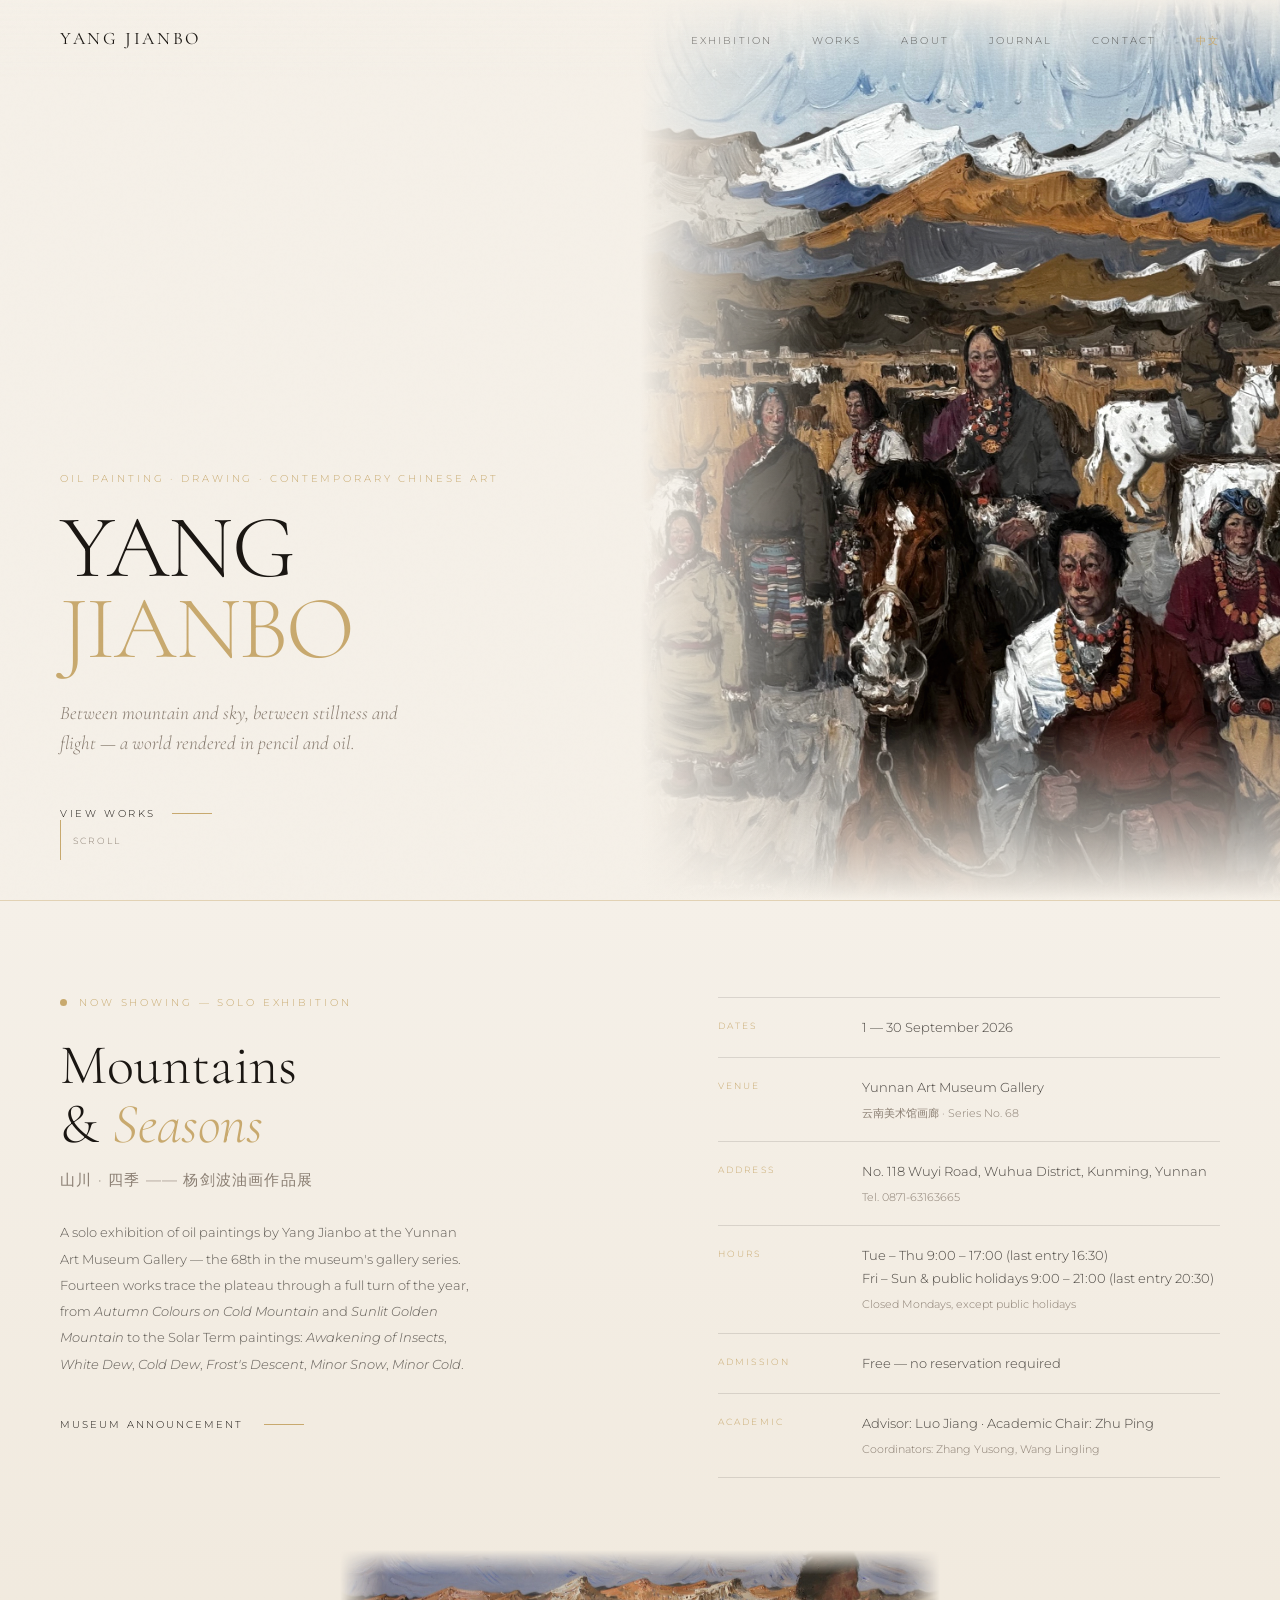
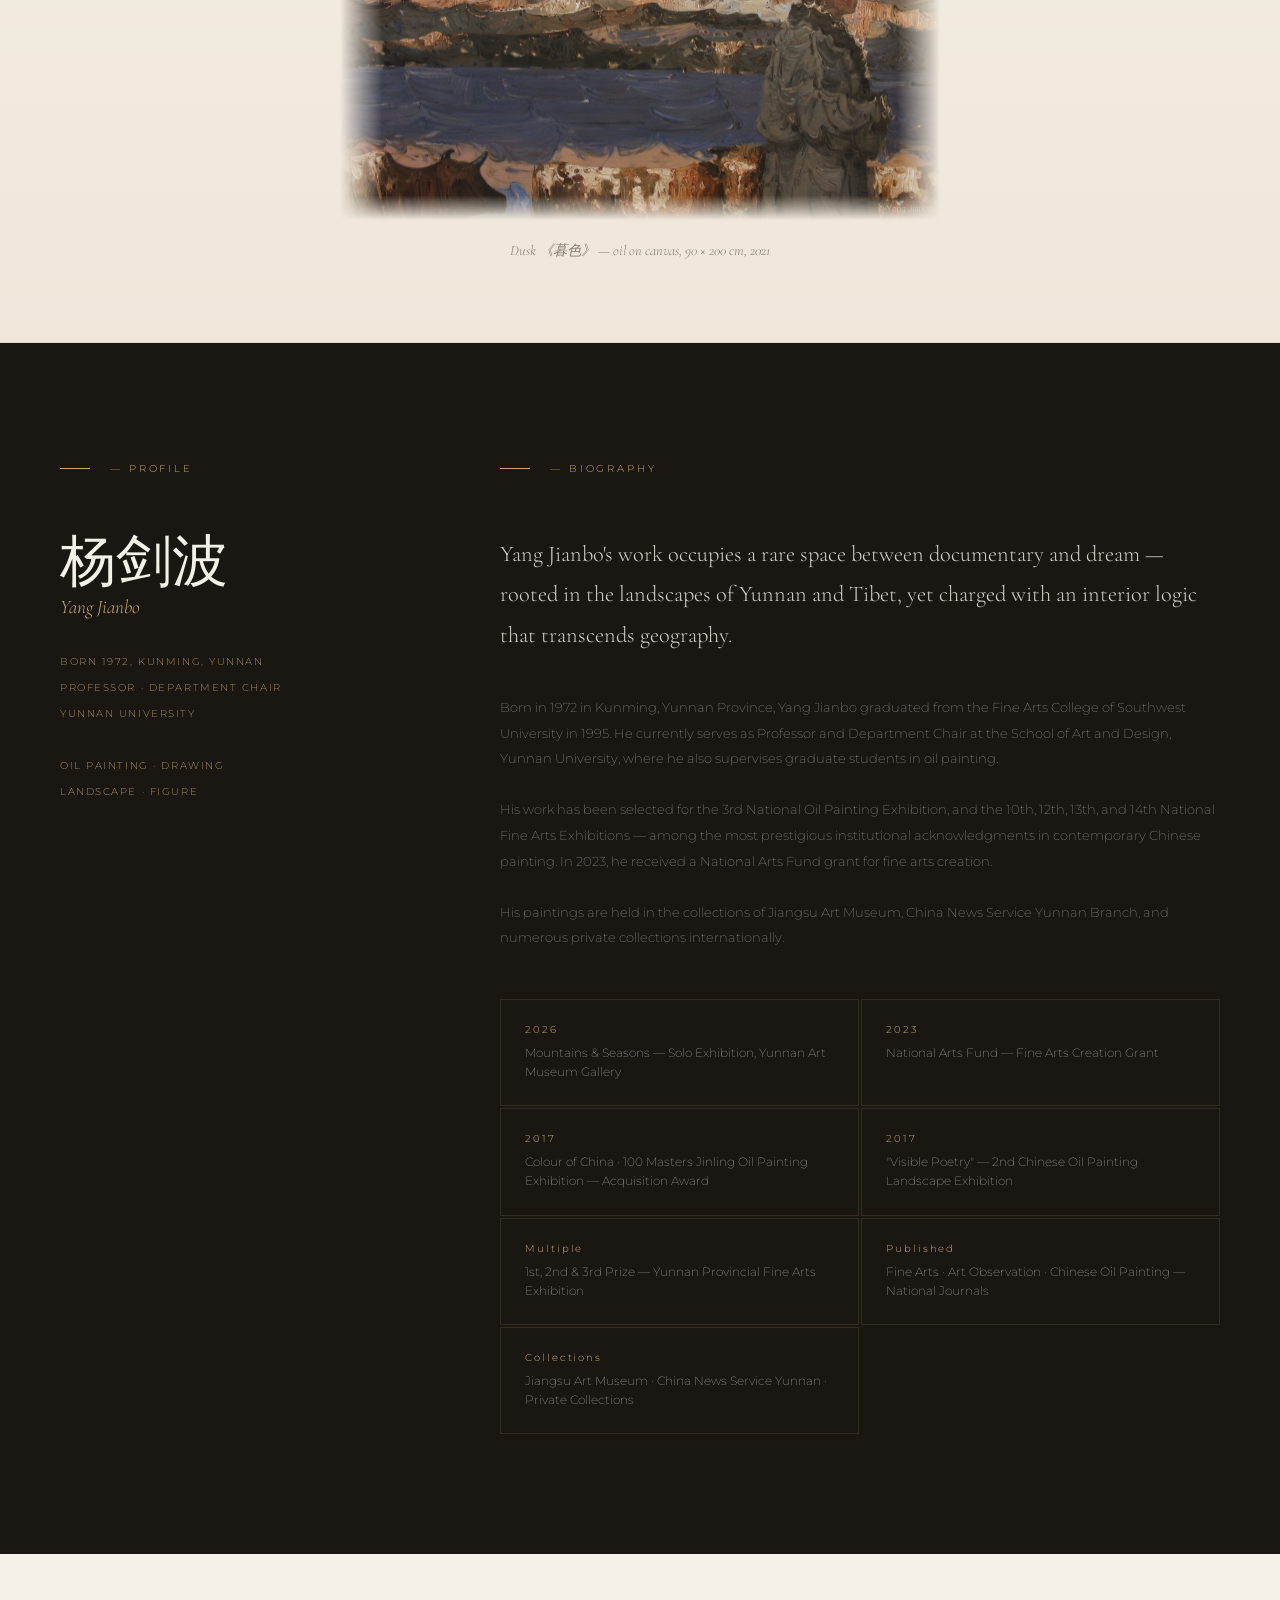
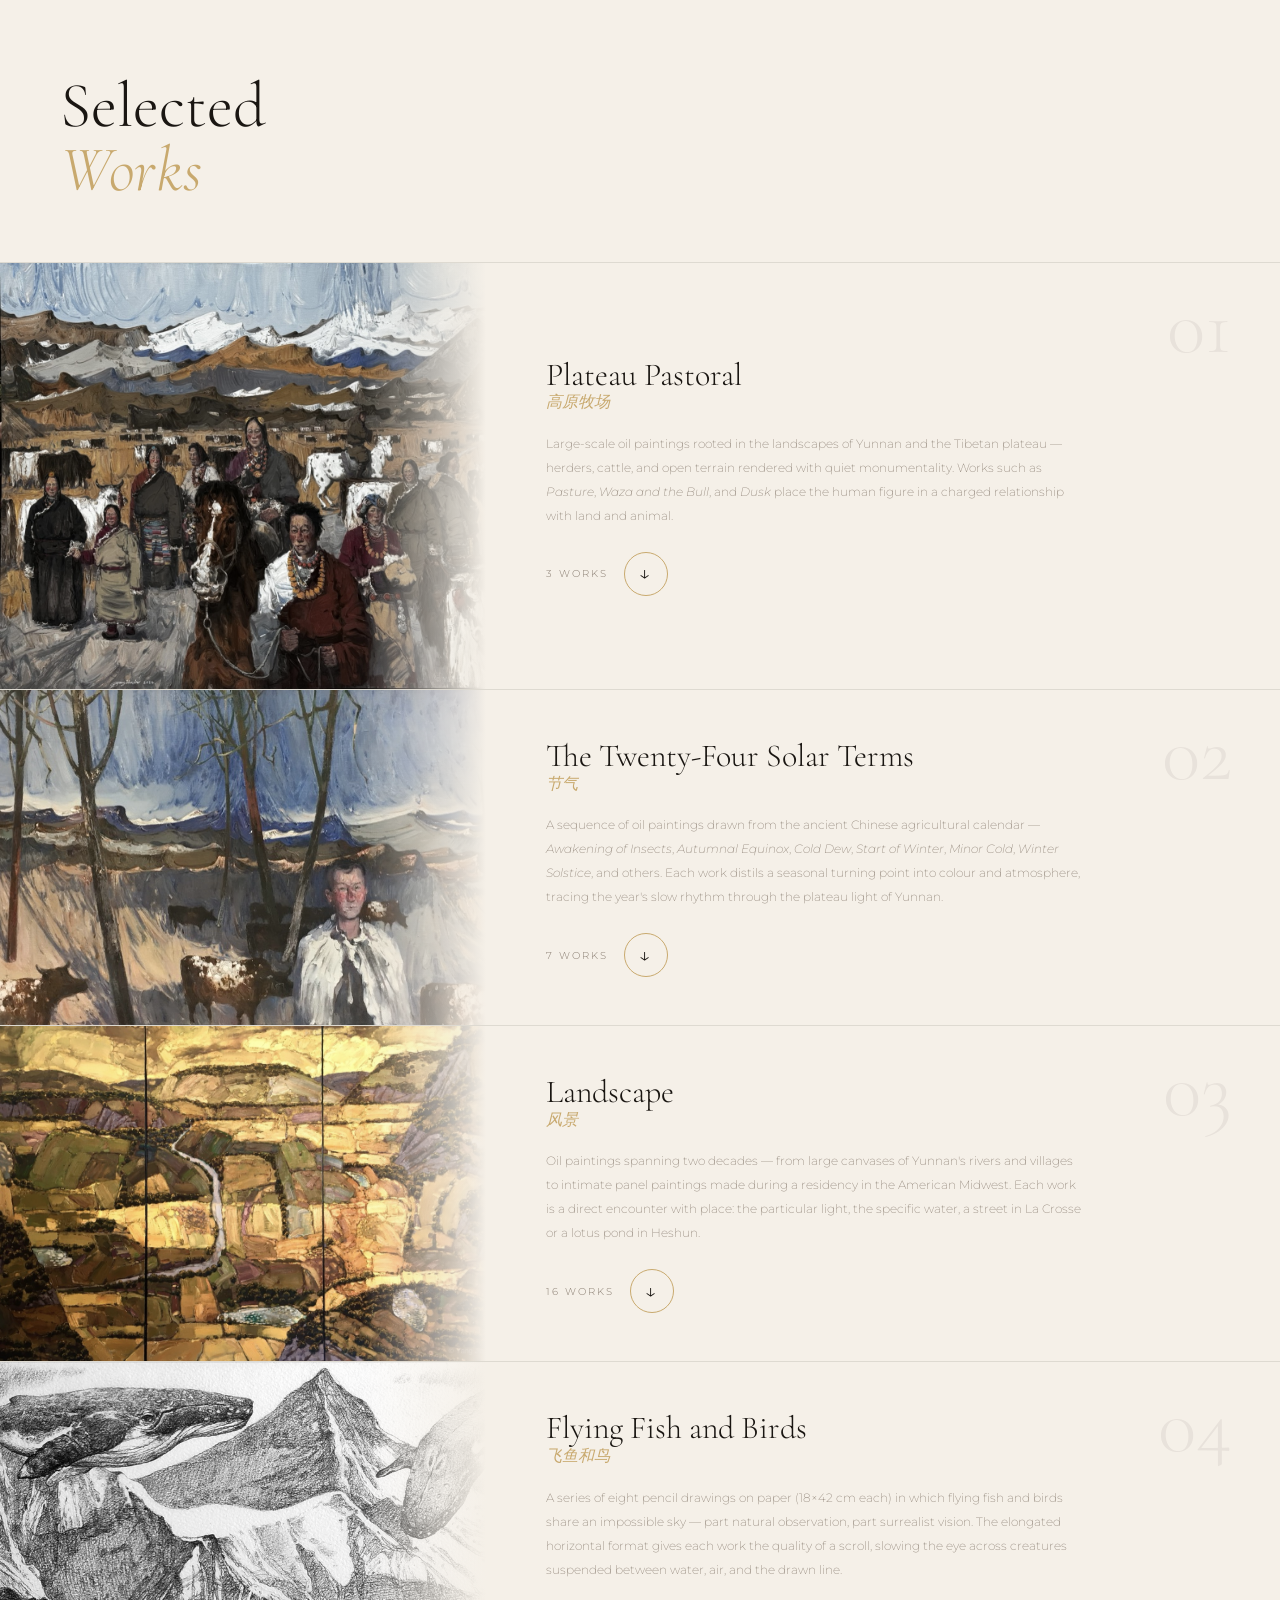
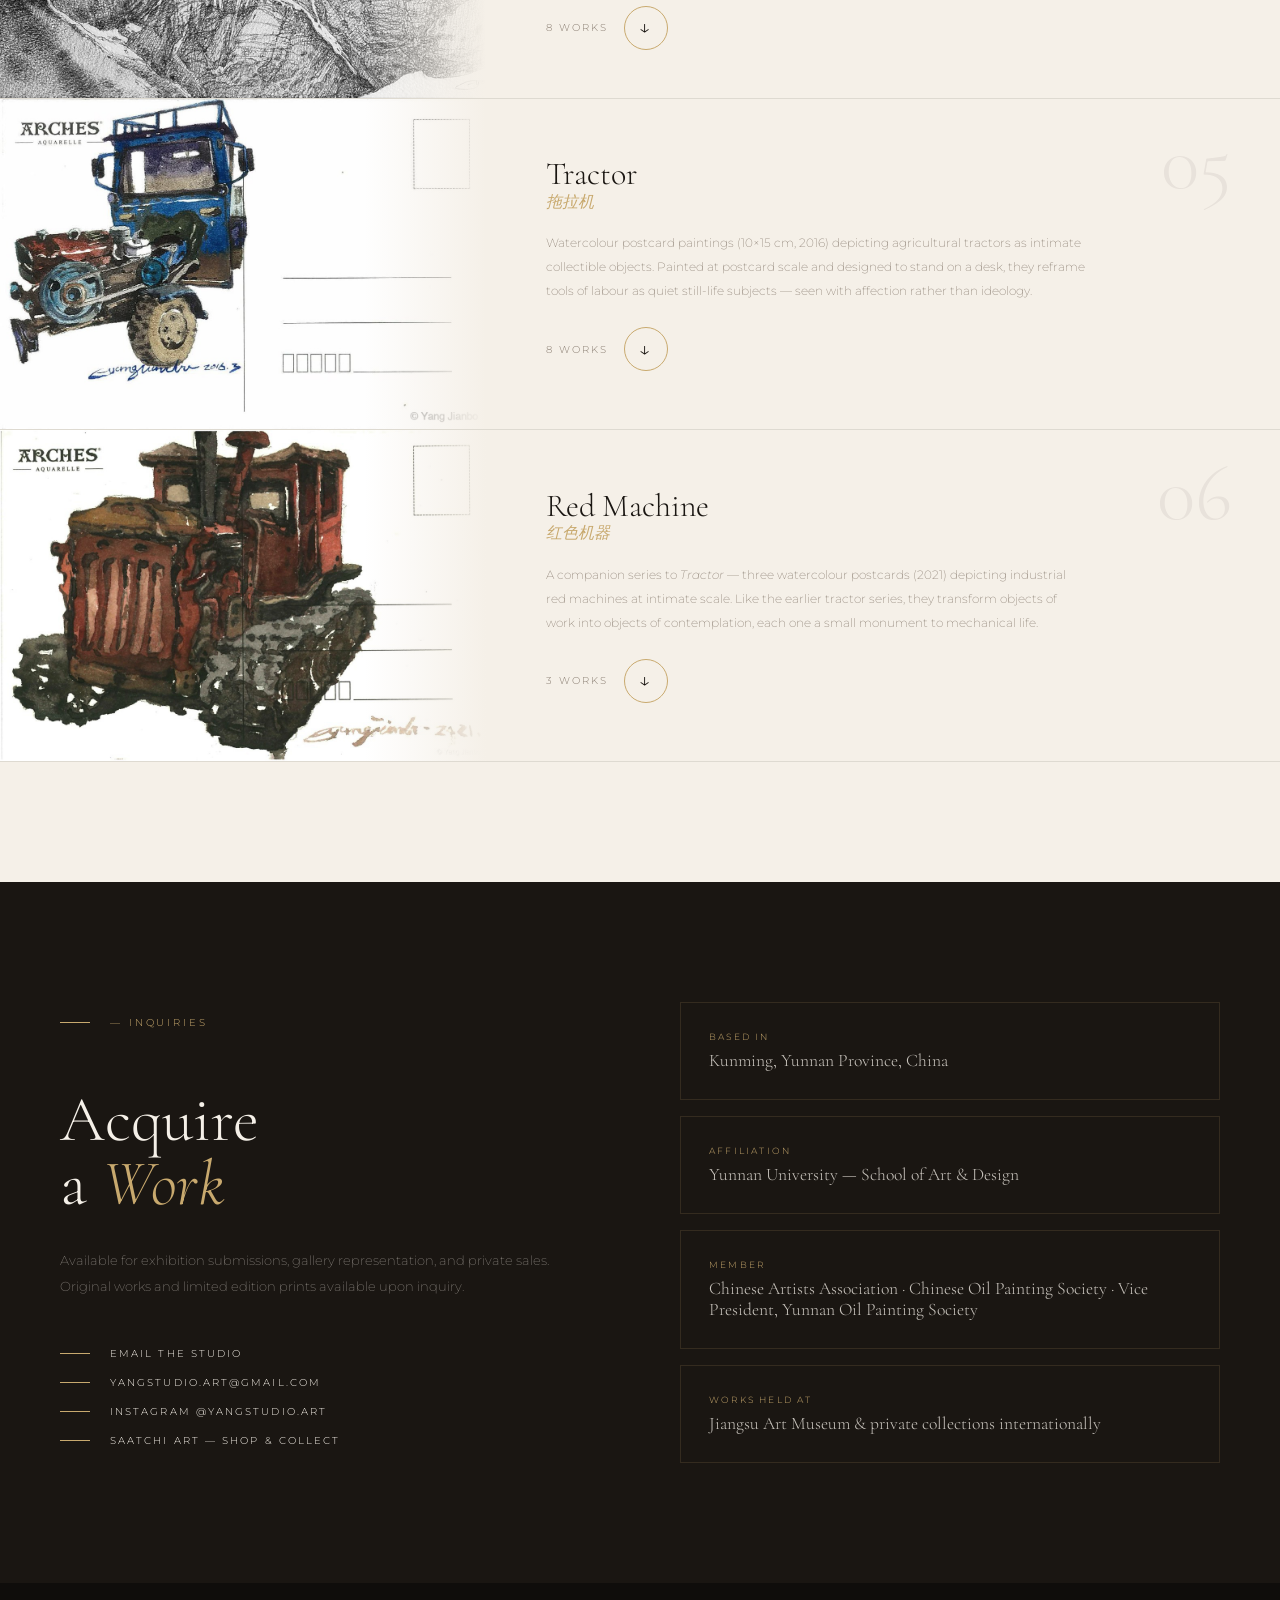
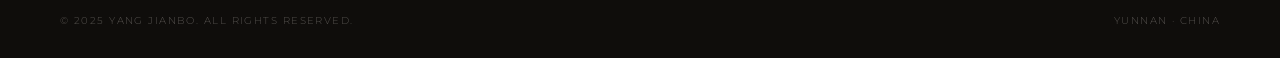
<file: index.html>
<!DOCTYPE html>
<html lang="en">
<head>
<!-- Google tag (gtag.js) -->
<script async src="https://www.googletagmanager.com/gtag/js?id=G-KQ1RSYF3QQ"></script>
<script>
  window.dataLayer = window.dataLayer || [];
  function gtag(){dataLayer.push(arguments);}
  gtag('js', new Date());

  gtag('config', 'G-KQ1RSYF3QQ');
</script>
<meta charset="UTF-8">
<meta name="viewport" content="width=device-width, initial-scale=1.0">

<!-- Primary SEO -->
<title>Yang Jianbo — Artist · Professor · Department Chair</title>
<meta name="description" content="Yang Jianbo (杨剑波) — Chinese contemporary artist, Professor and Department Chair at Yunnan University School of Art and Design. Oil paintings and pencil drawings exploring Tibetan landscapes, Yunnan figures and solar terms. Selected for the National Fine Arts Exhibition. Now showing: Mountains &amp; Seasons, Yunnan Art Museum Gallery, 1—30 September 2026.">
<meta name="keywords" content="杨剑波, 杨剑波教授, 杨剑波主任, 杨剑波油画, 杨剑波云南大学, Yang Jianbo, 中国当代艺术, 油画, 素描, 云南艺术家, 高原牧场, 节气系列, 飞鱼和鸟, 西藏风景, 云南大学, 水彩, 山川四季, 云南美术馆画廊, 杨剑波个展, contemporary Chinese art, oil painting, Yang Jianbo exhibition, Yunnan Art Museum">
<link rel="alternate" hreflang="en" href="https://yangjianbo.com/">
<link rel="alternate" hreflang="zh" href="https://yangjianbo.com/zh/">
<meta name="author" content="杨剑波 Yang Jianbo">
<link rel="canonical" href="https://yangjianbo.com/">

<!-- Baidu SEO -->
<meta name="baidu-site-verification" content="codeva-z5xpD8lkwP">
<meta name="mobile-agent" content="format=html5;url=https://yangjianbo.com/">
<meta http-equiv="Cache-Control" content="no-transform">
<meta http-equiv="Cache-Control" content="no-siteapp">

<!-- Open Graph (Facebook, LinkedIn, WeChat sharing) -->
<meta property="og:type" content="website">
<meta property="og:url" content="https://yangjianbo.com/">
<meta property="og:title" content="Yang Jianbo — Chinese Artist | Oil Painting &amp; Drawing">
<meta property="og:description" content="Yang Jianbo is a Chinese contemporary artist and Professor at Yunnan University. Oil paintings and drawings of Tibetan landscapes, plateau figures, and surrealist themes. Solo exhibition &quot;Mountains &amp; Seasons&quot; at Yunnan Art Museum Gallery, September 2026.">
<meta property="og:image" content="https://yangjianbo.com/small_image/works/《牧场》布面油画200x230cm2024年（160000元）.jpg">
<meta property="og:image:alt" content="Tibetan Festival by Yang Jianbo — Oil on Canvas, 2024">
<meta property="og:locale" content="en_US">
<meta property="og:site_name" content="Yang Jianbo">

<!-- Twitter Card -->
<meta name="twitter:card" content="summary_large_image">
<meta name="twitter:title" content="Yang Jianbo — Chinese Artist | Oil Painting &amp; Drawing">
<meta name="twitter:description" content="Contemporary Chinese artist. Oil paintings and drawings exploring Tibetan landscapes and surrealist themes. Professor at Yunnan University.">
<meta name="twitter:image" content="https://yangjianbo.com/art-portfolio/10.jpg">

<link rel="preconnect" href="https://fonts.googleapis.com">
<link href="https://fonts.googleapis.com/css2?family=Cormorant+Garamond:ital,wght@0,300;0,400;0,600;1,300;1,400&family=Montserrat:wght@200;300;400&display=swap" rel="stylesheet">
<link rel="stylesheet" href="styles.css">
<link rel="icon" type="image/png" sizes="48x48" href="/favicon.png">
<link rel="icon" type="image/png" sizes="192x192" href="/favicon-192.png">
<link rel="apple-touch-icon" href="/favicon-192.png">

<!-- JSON-LD Structured Data -->
<script type="application/ld+json">
{
  "@context": "https://schema.org",
  "@type": "Person",
  "name": "Yang Jianbo",
  "alternateName": "杨剑波",
  "url": "https://yangjianbo.com",
  "image": "https://yangjianbo.com/art-portfolio/artist-photo.jpg",
  "jobTitle": "Professor, Department Chair",
  "worksFor": {
    "@type": "EducationalOrganization",
    "name": "Yunnan University — School of Art and Design"
  },
  "birthPlace": {
    "@type": "Place",
    "name": "Kunming, Yunnan, China"
  },
  "description": "Yang Jianbo is a Chinese contemporary artist born in 1972 in Kunming, Yunnan. A Professor and Department Chair at Yunnan University's School of Art and Design, his oil paintings and pencil drawings explore Tibetan plateau landscapes, figures, and surrealist themes. His works have been selected for the National Fine Arts Exhibition multiple times and are held in the collections of Jiangsu Art Museum.",
  "knowsAbout": ["Oil Painting", "Pencil Drawing", "Contemporary Chinese Art", "Tibetan Landscape", "Figurative Art"],
  "award": [
    "2023 National Arts Fund — Fine Arts Creation Grant",
    "14th National Fine Arts Exhibition",
    "13th National Fine Arts Exhibition",
    "12th National Fine Arts Exhibition",
    "10th National Fine Arts Exhibition",
    "3rd National Oil Painting Exhibition"
  ],
  "memberOf": [
    { "@type": "Organization", "name": "Chinese Artists Association" },
    { "@type": "Organization", "name": "Chinese Oil Painting Society" },
    { "@type": "Organization", "name": "Yunnan Oil Painting Society — Vice President" },
    { "@type": "Organization", "name": "Oil Painting Art Committee, Yunnan Artists Association" }
  ],
  "email": "yangstudio.art@gmail.com",
  "sameAs": []
}
</script>

<script type="application/ld+json">
{
  "@context": "https://schema.org",
  "@type": "WebSite",
  "name": "Yang Jianbo",
  "url": "https://yangjianbo.com",
  "description": "Official portfolio website of Yang Jianbo (杨剑波), Chinese contemporary artist — oil paintings and drawings.",
  "inLanguage": "en"
}
</script>

<!-- JSON-LD Current Exhibition -->
<script type="application/ld+json">
{
  "@context": "https://schema.org",
  "@type": "ExhibitionEvent",
  "name": "Mountains & Seasons — Yang Jianbo Oil Painting Exhibition",
  "alternateName": "山川·四季——杨剑波油画作品展",
  "startDate": "2026-09-01",
  "endDate": "2026-09-30",
  "eventStatus": "https://schema.org/EventScheduled",
  "eventAttendanceMode": "https://schema.org/OfflineEventAttendanceMode",
  "url": "https://yangjianbo.com/#exhibition",
  "image": "https://yangjianbo.com/small_image/works/《暮色》布面油画90x200cm 2021年（40000元）.JPG",
  "description": "Solo exhibition of oil paintings by Yang Jianbo at the Yunnan Art Museum Gallery — the 68th in the museum's gallery series. Fourteen works spanning plateau landscapes and the Twenty-Four Solar Terms.",
  "location": {
    "@type": "Place",
    "name": "Yunnan Art Museum Gallery 云南美术馆画廊",
    "address": {
      "@type": "PostalAddress",
      "streetAddress": "No. 118 Wuyi Road, Wuhua District",
      "addressLocality": "Kunming",
      "addressRegion": "Yunnan",
      "addressCountry": "CN"
    },
    "telephone": "+86-871-63163665"
  },
  "organizer": {
    "@type": "Organization",
    "name": "Yunnan Art Museum",
    "email": "ynmsgbgh@163.com"
  },
  "performer": { "@type": "Person", "name": "Yang Jianbo", "alternateName": "杨剑波" },
  "offers": {
    "@type": "Offer",
    "price": "0",
    "priceCurrency": "CNY",
    "availability": "https://schema.org/InStock",
    "url": "https://yangjianbo.com/#exhibition"
  }
}
</script>

</head>
<body>

<nav>
  <a href="#" class="nav-logo">Yang Jianbo</a>
  <ul class="nav-links">
    <li><a href="#exhibition">Exhibition</a></li>
    <li><a href="#works">Works</a></li>
    <li><a href="#about">About</a></li>
    <li><a href="/blog/">Journal</a></li>
    <li><a href="#contact">Contact</a></li>
    <li><a href="/zh/" style="color:var(--warm);opacity:1">中文</a></li>
  </ul>
  <button class="nav-hamburger" aria-label="Open menu" onclick="this.closest('nav').classList.toggle('menu-open')">
    <span></span><span></span><span></span>
  </button>
</nav>

<section class="hero" style="padding:0">
  <div class="hero-left">
    <p class="hero-eyebrow">Oil Painting · Drawing · Contemporary Chinese Art</p>
    <h1 class="hero-title">YANG<br><em>JIANBO</em></h1>
    <p class="hero-subtitle">Between mountain and sky, between stillness and flight — a world rendered in pencil and oil.</p>
    <a href="#works" class="hero-cta">View Works</a>
  </div>
  <div class="hero-right">
    <div class="hero-image-container">
      <img src="/hero-pasture.jpg" alt="Yang Jianbo — Pasture, 2024">
      <div class="hero-image-overlay"></div>
    </div>
  </div>
  <div class="hero-scroll-indicator">
    <div class="scroll-line"></div>
    <span>Scroll</span>
  </div>
</section>

<section class="exhibition" id="exhibition">
  <div class="exh-inner">
    <div class="exh-left reveal">
      <div class="exh-status"><span class="exh-dot"></span>Now Showing — Solo Exhibition</div>
      <h2 class="exh-title">Mountains<br>&amp; <em>Seasons</em></h2>
      <p class="exh-title-zh">山川 · 四季 —— 杨剑波油画作品展</p>
      <p class="exh-lede">
        A solo exhibition of oil paintings by Yang Jianbo at the Yunnan Art Museum Gallery — the 68th in the museum's gallery series. Fourteen works trace the plateau through a full turn of the year, from <em>Autumn Colours on Cold Mountain</em> and <em>Sunlit Golden Mountain</em> to the Solar Term paintings: <em>Awakening of Insects</em>, <em>White Dew</em>, <em>Cold Dew</em>, <em>Frost's Descent</em>, <em>Minor Snow</em>, <em>Minor Cold</em>.
      </p>
      <a class="exh-cta" href="https://mp.weixin.qq.com/s/dsKXkDLbAS3ZtsFFEVw6KA" target="_blank" rel="noopener">Museum Announcement</a>
    </div>
    <div class="exh-right reveal">
      <dl class="exh-facts">
        <div class="exh-fact">
          <dt>Dates</dt>
          <dd>1 — 30 September 2026</dd>
        </div>
        <div class="exh-fact">
          <dt>Venue</dt>
          <dd>Yunnan Art Museum Gallery<small>云南美术馆画廊 · Series No. 68</small></dd>
        </div>
        <div class="exh-fact">
          <dt>Address</dt>
          <dd>No. 118 Wuyi Road, Wuhua District, Kunming, Yunnan<small>Tel. 0871-63163665</small></dd>
        </div>
        <div class="exh-fact">
          <dt>Hours</dt>
          <dd>Tue – Thu 9:00 – 17:00 (last entry 16:30)<br>Fri – Sun &amp; public holidays 9:00 – 21:00 (last entry 20:30)<small>Closed Mondays, except public holidays</small></dd>
        </div>
        <div class="exh-fact">
          <dt>Admission</dt>
          <dd>Free — no reservation required</dd>
        </div>
        <div class="exh-fact">
          <dt>Academic</dt>
          <dd>Advisor: Luo Jiang · Academic Chair: Zhu Ping<small>Coordinators: Zhang Yusong, Wang Lingling</small></dd>
        </div>
      </dl>
    </div>
  </div>
  <figure class="exh-strip reveal">
    <img src="/small_image/works/《暮色》布面油画90x200cm 2021年（40000元）.JPG" loading="lazy" decoding="async" alt="Dusk by Yang Jianbo — oil on canvas, 90×200 cm, 2021, exhibited in Mountains &amp; Seasons at Yunnan Art Museum Gallery">
    <figcaption class="exh-strip-caption">Dusk 《暮色》 — oil on canvas, 90 × 200 cm, 2021</figcaption>
  </figure>
</section>

<section class="about" id="about">
  <div class="about-left reveal">
    <div class="section-label" style="color:var(--warm)">— Profile</div>
    <div class="about-name">
      杨剑波
      <span>Yang Jianbo</span>
    </div>
    <div class="about-meta">
      Born 1972, Kunming, Yunnan<br>
      Professor · Department Chair<br>
      Yunnan University<br><br>
      Oil Painting · Drawing<br>
      Landscape · Figure
    </div>
  </div>
  <div class="about-right reveal">
    <div class="section-label">— Biography</div>
    <p class="about-text">
      Yang Jianbo's work occupies a rare space between documentary and dream — rooted in the landscapes of Yunnan and Tibet, yet charged with an interior logic that transcends geography.
    </p>
    <p class="about-text-small">
      Born in 1972 in Kunming, Yunnan Province, Yang Jianbo graduated from the Fine Arts College of Southwest University in 1995. He currently serves as Professor and Department Chair at the School of Art and Design, Yunnan University, where he also supervises graduate students in oil painting.<br><br>
      His work has been selected for the 3rd National Oil Painting Exhibition, and the 10th, 12th, 13th, and 14th National Fine Arts Exhibitions — among the most prestigious institutional acknowledgments in contemporary Chinese painting. In 2023, he received a National Arts Fund grant for fine arts creation.<br><br>
      His paintings are held in the collections of Jiangsu Art Museum, China News Service Yunnan Branch, and numerous private collections internationally.
    </p>
    <div class="awards-grid" style="margin-top:48px">
      <div class="award-item"><div class="award-year">2026</div><div class="award-text">Mountains &amp; Seasons — Solo Exhibition, Yunnan Art Museum Gallery</div></div>
      <div class="award-item"><div class="award-year">2023</div><div class="award-text">National Arts Fund — Fine Arts Creation Grant</div></div>
      <div class="award-item"><div class="award-year">2017</div><div class="award-text">Colour of China · 100 Masters Jinling Oil Painting Exhibition — Acquisition Award</div></div>
      <div class="award-item"><div class="award-year">2017</div><div class="award-text">"Visible Poetry" — 2nd Chinese Oil Painting Landscape Exhibition</div></div>
      <div class="award-item"><div class="award-year">Multiple</div><div class="award-text">1st, 2nd & 3rd Prize — Yunnan Provincial Fine Arts Exhibition</div></div>
      <div class="award-item"><div class="award-year">Published</div><div class="award-text">Fine Arts · Art Observation · Chinese Oil Painting — National Journals</div></div>
      <div class="award-item"><div class="award-year">Collections</div><div class="award-text">Jiangsu Art Museum · China News Service Yunnan · Private Collections</div></div>
    </div>
  </div>
</section>

<section class="works" id="works">
  <div class="works-header reveal">
    <h2 class="works-title">Selected<br><em style="font-family:'Cormorant Garamond',serif;font-style:italic;color:var(--warm)">Works</em></h2>
  </div>
  <div id="series-panels"></div>
</section>

<section class="contact" id="contact">
  <div class="contact-left reveal">
    <div class="section-label" style="color:var(--warm)">— Inquiries</div>
    <h2 class="contact-title">Acquire<br>a <em>Work</em></h2>
    <p class="contact-text">Available for exhibition submissions, gallery representation, and private sales. Original works and limited edition prints available upon inquiry.</p>
    <div class="contact-links">
      <a href="mailto:yangstudio.art@gmail.com" class="contact-link"><span class="contact-link-line"></span>Email the Studio</a>
      <a href="mailto:yangstudio.art@gmail.com" class="contact-link"><span class="contact-link-line"></span>yangstudio.art@gmail.com</a>
      <a href="https://www.instagram.com/yangstudio.art" target="_blank" rel="noopener" class="contact-link"><span class="contact-link-line"></span>Instagram @yangstudio.art</a>
      <a href="https://www.saatchiart.com/yangjianbo" target="_blank" rel="noopener" class="contact-link"><span class="contact-link-line"></span>Saatchi Art — Shop &amp; Collect</a>
    </div>
  </div>
  <div class="contact-right reveal">
    <div class="contact-info-item"><div class="contact-info-label">Based in</div><div class="contact-info-value">Kunming, Yunnan Province, China</div></div>
    <div class="contact-info-item"><div class="contact-info-label">Affiliation</div><div class="contact-info-value">Yunnan University — School of Art &amp; Design</div></div>
    <div class="contact-info-item"><div class="contact-info-label">Member</div><div class="contact-info-value">Chinese Artists Association · Chinese Oil Painting Society · Vice President, Yunnan Oil Painting Society</div></div>
    <div class="contact-info-item"><div class="contact-info-label">Works held at</div><div class="contact-info-value">Jiangsu Art Museum &amp; private collections internationally</div></div>
  </div>
</section>

<footer>
  <span>© 2025 Yang Jianbo. All Rights Reserved.</span>
  <span>Yunnan · China</span>
</footer>

<div class="lightbox" id="lightbox">
  <button class="lightbox-close" onclick="closeLightbox()">Close ✕</button>
  <button class="lightbox-nav lightbox-prev" onclick="navigateLightbox(-1)">&#8249;</button>
  <img id="lightbox-img" class="lightbox-img" alt="" draggable="false">
  <button class="lightbox-nav lightbox-next" onclick="navigateLightbox(1)">&#8250;</button>
  <div class="lightbox-caption" id="lightbox-caption"></div>
</div>

<script src="works-data.js"></script>
<script src="gallery.js"></script>
<script>
(function() {
  var lang = navigator.language || navigator.userLanguage || '';
  if (lang.toLowerCase().indexOf('zh') === 0 && !sessionStorage.getItem('lang-dismissed')) {
    var bar = document.createElement('div');
    bar.id = 'lang-bar';
    bar.innerHTML = '此网站有中文版本 &nbsp;<a href="/zh/" style="color:var(--warm);text-decoration:underline">切换到中文</a>&nbsp;&nbsp;<span onclick="document.getElementById(\'lang-bar\').remove();sessionStorage.setItem(\'lang-dismissed\',\'1\')" style="cursor:pointer;opacity:0.5;font-size:0.8em">✕</span>';
    bar.style.cssText = 'position:fixed;bottom:0;left:0;right:0;background:var(--ink);color:var(--paper);text-align:center;padding:12px;font-size:0.7rem;letter-spacing:0.15em;z-index:999;';
    document.body.appendChild(bar);
  }
})();
</script>
</body>
</html>
</file>
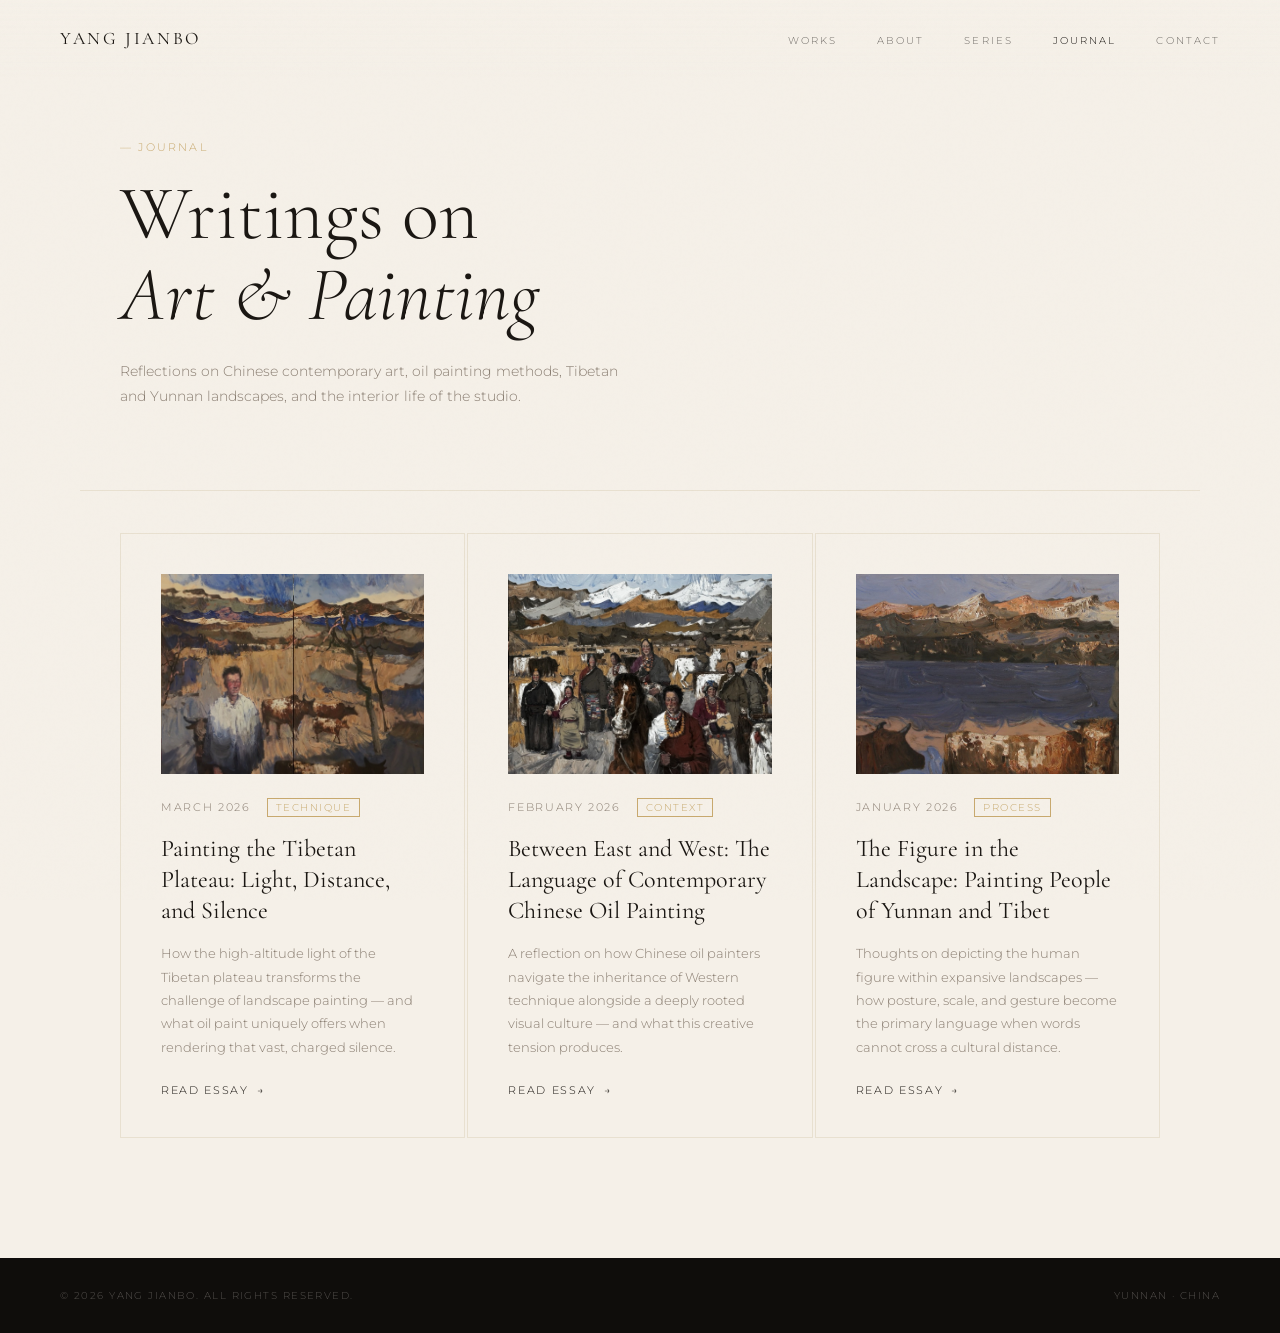
<file: blog/index.html>
<!DOCTYPE html>
<html lang="en">
<head>
<!-- Google tag (gtag.js) -->
<script async src="https://www.googletagmanager.com/gtag/js?id=G-KQ1RSYF3QQ"></script>
<script>
  window.dataLayer = window.dataLayer || [];
  function gtag(){dataLayer.push(arguments);}
  gtag('js', new Date());
  gtag('config', 'G-KQ1RSYF3QQ');
</script>
<meta charset="UTF-8">
<meta name="viewport" content="width=device-width, initial-scale=1.0">

<!-- Primary SEO -->
<title>Blog — Yang Jianbo | Chinese Art, Oil Painting & Tibetan Landscapes</title>
<meta name="description" content="Writings by Yang Jianbo (杨剑波) on Chinese contemporary art, oil painting techniques, Tibetan and Yunnan landscapes, and the creative process behind his work.">
<meta name="keywords" content="Yang Jianbo blog, Chinese oil painting, Tibetan landscape painting, contemporary Chinese art, oil painting techniques, Yunnan artist">
<meta name="author" content="Yang Jianbo">
<link rel="canonical" href="https://yangjianbo.com/blog/">

<!-- Open Graph -->
<meta property="og:type" content="website">
<meta property="og:url" content="https://yangjianbo.com/blog/">
<meta property="og:title" content="Blog — Yang Jianbo | Chinese Art & Oil Painting">
<meta property="og:description" content="Writings by Yang Jianbo on Chinese contemporary art, oil painting techniques, and Tibetan landscapes.">
<meta property="og:image" content="https://yangjianbo.com/small_image/works/《牧场》布面油画200x230cm2024年（160000元）.jpg">
<meta property="og:locale" content="en_US">
<meta property="og:site_name" content="Yang Jianbo">

<!-- Twitter Card -->
<meta name="twitter:card" content="summary_large_image">
<meta name="twitter:title" content="Blog — Yang Jianbo | Chinese Art & Oil Painting">
<meta name="twitter:description" content="Writings on Chinese contemporary art, oil painting techniques, and Tibetan landscapes.">
<meta name="twitter:image" content="https://yangjianbo.com/small_image/works/《牧场》布面油画200x230cm2024年（160000元）.jpg">

<link rel="preconnect" href="https://fonts.googleapis.com">
<link href="https://fonts.googleapis.com/css2?family=Cormorant+Garamond:ital,wght@0,300;0,400;0,600;1,300;1,400&family=Montserrat:wght@200;300;400&display=swap" rel="stylesheet">
<link rel="stylesheet" href="/styles.css">
<link rel="icon" type="image/png" sizes="48x48" href="/favicon.png">
<link rel="icon" type="image/png" sizes="192x192" href="/favicon-192.png">
<link rel="apple-touch-icon" href="/favicon-192.png">

<!-- JSON-LD Breadcrumb -->
<script type="application/ld+json">
{
  "@context": "https://schema.org",
  "@type": "BreadcrumbList",
  "itemListElement": [
    { "@type": "ListItem", "position": 1, "name": "Home", "item": "https://yangjianbo.com/" },
    { "@type": "ListItem", "position": 2, "name": "Blog", "item": "https://yangjianbo.com/blog/" }
  ]
}
</script>

<!-- JSON-LD Blog -->
<script type="application/ld+json">
{
  "@context": "https://schema.org",
  "@type": "Blog",
  "name": "Yang Jianbo — Journal",
  "url": "https://yangjianbo.com/blog/",
  "description": "Writings on Chinese contemporary art, oil painting, and Tibetan landscapes by Yang Jianbo.",
  "author": {
    "@type": "Person",
    "name": "Yang Jianbo",
    "url": "https://yangjianbo.com"
  }
}
</script>

<style>
/* Blog-specific styles */
.blog-hero {
  padding: 140px 80px 80px;
  max-width: 1200px;
  margin: 0 auto;
}
.blog-hero-label {
  font-size: 11px;
  letter-spacing: 0.2em;
  text-transform: uppercase;
  color: var(--warm);
  margin-bottom: 20px;
}
.blog-hero-title {
  font-family: 'Cormorant Garamond', serif;
  font-size: clamp(48px, 6vw, 80px);
  font-weight: 300;
  line-height: 1.05;
  color: var(--ink);
  margin-bottom: 24px;
}
.blog-hero-desc {
  font-size: 14px;
  color: var(--muted);
  line-height: 1.8;
  max-width: 500px;
}
.blog-divider {
  width: 100%;
  height: 1px;
  background: var(--light);
  margin: 0 80px;
  width: calc(100% - 160px);
}
.blog-grid {
  display: grid;
  grid-template-columns: repeat(auto-fill, minmax(340px, 1fr));
  gap: 2px;
  padding: 2px 80px 120px;
  max-width: 1200px;
  margin: 40px auto 0;
}
.blog-card {
  background: var(--paper);
  border: 1px solid var(--light);
  padding: 40px;
  transition: border-color 0.3s ease;
  text-decoration: none;
  color: inherit;
  display: flex;
  flex-direction: column;
  gap: 16px;
}
.blog-card:hover {
  border-color: var(--warm);
}
.blog-card-meta {
  display: flex;
  gap: 16px;
  align-items: center;
}
.blog-card-date {
  font-size: 11px;
  letter-spacing: 0.15em;
  text-transform: uppercase;
  color: var(--muted);
}
.blog-card-tag {
  font-size: 10px;
  letter-spacing: 0.15em;
  text-transform: uppercase;
  color: var(--warm);
  border: 1px solid var(--warm);
  padding: 2px 8px;
}
.blog-card-title {
  font-family: 'Cormorant Garamond', serif;
  font-size: 24px;
  font-weight: 400;
  line-height: 1.3;
  color: var(--ink);
}
.blog-card-excerpt {
  font-size: 13px;
  color: var(--muted);
  line-height: 1.8;
  flex: 1;
}
.blog-card-read {
  font-size: 11px;
  letter-spacing: 0.15em;
  text-transform: uppercase;
  color: var(--ink);
  display: flex;
  align-items: center;
  gap: 8px;
  margin-top: 8px;
}
.blog-card-read::after {
  content: '→';
  transition: transform 0.2s;
}
.blog-card:hover .blog-card-read::after {
  transform: translateX(4px);
}
.blog-card-img {
  width: 100%;
  height: 200px;
  object-fit: cover;
  pointer-events: none;
  -webkit-user-drag: none;
  user-drag: none;
  -webkit-user-select: none;
  user-select: none;
  margin-bottom: 8px;
}
@media (max-width: 900px) {
  .blog-hero { padding: 120px 24px 56px; }
  .blog-hero-title { font-size: 44px; }
  .blog-grid { padding: 0 24px 80px; gap: 16px; grid-template-columns: 1fr; max-width: 600px; }
  .blog-divider { margin: 0 24px; width: calc(100% - 48px); }
  .blog-card { padding: 28px; }
  .blog-card-img { height: 220px; }
}
@media (max-width: 480px) {
  .blog-hero { padding: 100px 20px 48px; }
  .blog-hero-title { font-size: 36px; }
  .blog-hero-desc { font-size: 13px; }
  .blog-grid { padding: 0 16px 64px; gap: 12px; max-width: 100%; }
  .blog-card { padding: 22px; }
  .blog-card-img { height: 180px; }
  .blog-card-title { font-size: 20px; }
  .blog-card-excerpt { font-size: 12px; }
}
</style>
</head>
<body>

<nav>
  <a href="/" class="nav-logo">Yang Jianbo</a>
  <ul class="nav-links">
    <li><a href="/#works">Works</a></li>
    <li><a href="/#about">About</a></li>
    <li><a href="/#series">Series</a></li>
    <li><a href="/blog/" style="opacity:1">Journal</a></li>
    <li><a href="/#contact">Contact</a></li>
  </ul>
  <button class="nav-hamburger" aria-label="Open menu" onclick="this.closest('nav').classList.toggle('menu-open')">
    <span></span><span></span><span></span>
  </button>
</nav>

<div class="blog-hero reveal">
  <div class="blog-hero-label">— Journal</div>
  <h1 class="blog-hero-title">Writings on<br><em>Art & Painting</em></h1>
  <p class="blog-hero-desc">Reflections on Chinese contemporary art, oil painting methods, Tibetan and Yunnan landscapes, and the interior life of the studio.</p>
</div>

<div class="blog-divider"></div>

<main class="blog-grid">

  <a href="/blog/tibetan-landscape-oil-painting.html" class="blog-card reveal">
    <img class="blog-card-img" src="/small_image/works/《瓦扎和牛》布面油画200x180cm2018年（120000元）.JPG" alt="Tibetan Landscape Oil Painting by Yang Jianbo" style="object-position: center 80%;">
    <div class="blog-card-meta">
      <span class="blog-card-date">March 2026</span>
      <span class="blog-card-tag">Technique</span>
    </div>
    <h2 class="blog-card-title">Painting the Tibetan Plateau: Light, Distance, and Silence</h2>
    <p class="blog-card-excerpt">How the high-altitude light of the Tibetan plateau transforms the challenge of landscape painting — and what oil paint uniquely offers when rendering that vast, charged silence.</p>
    <span class="blog-card-read">Read essay</span>
  </a>

  <a href="/blog/contemporary-chinese-oil-painting.html" class="blog-card reveal">
    <img class="blog-card-img" src="/small_image/works/《牧场》布面油画200x230cm2024年（160000元）.jpg" alt="Contemporary Chinese Oil Painting" style="object-position: center 60%;">
    <div class="blog-card-meta">
      <span class="blog-card-date">February 2026</span>
      <span class="blog-card-tag">Context</span>
    </div>
    <h2 class="blog-card-title">Between East and West: The Language of Contemporary Chinese Oil Painting</h2>
    <p class="blog-card-excerpt">A reflection on how Chinese oil painters navigate the inheritance of Western technique alongside a deeply rooted visual culture — and what this creative tension produces.</p>
    <span class="blog-card-read">Read essay</span>
  </a>

  <a href="/blog/yunnan-figure-painting.html" class="blog-card reveal">
    <img class="blog-card-img" src="/small_image/works/《暮色》布面油画90x200cm 2021年（40000元）.JPG" alt="Yunnan Figure Painting by Yang Jianbo" style="object-position: 30% 60%;">
    <div class="blog-card-meta">
      <span class="blog-card-date">January 2026</span>
      <span class="blog-card-tag">Process</span>
    </div>
    <h2 class="blog-card-title">The Figure in the Landscape: Painting People of Yunnan and Tibet</h2>
    <p class="blog-card-excerpt">Thoughts on depicting the human figure within expansive landscapes — how posture, scale, and gesture become the primary language when words cannot cross a cultural distance.</p>
    <span class="blog-card-read">Read essay</span>
  </a>

</main>

<footer>
  <span>© 2026 Yang Jianbo. All Rights Reserved.</span>
  <span>Yunnan · China</span>
</footer>

<script>
// Reveal on scroll
const revealEls = document.querySelectorAll('.reveal');
const observer = new IntersectionObserver((entries) => {
  entries.forEach(e => {
    if (e.isIntersecting) {
      e.target.style.opacity = '1';
      e.target.style.transform = 'translateY(0)';
    }
  });
}, { threshold: 0.1 });
revealEls.forEach(el => {
  el.style.opacity = '0';
  el.style.transform = 'translateY(30px)';
  el.style.transition = 'opacity 0.7s ease, transform 0.7s ease';
  observer.observe(el);
});
</script>

</body>
</html>
</file>
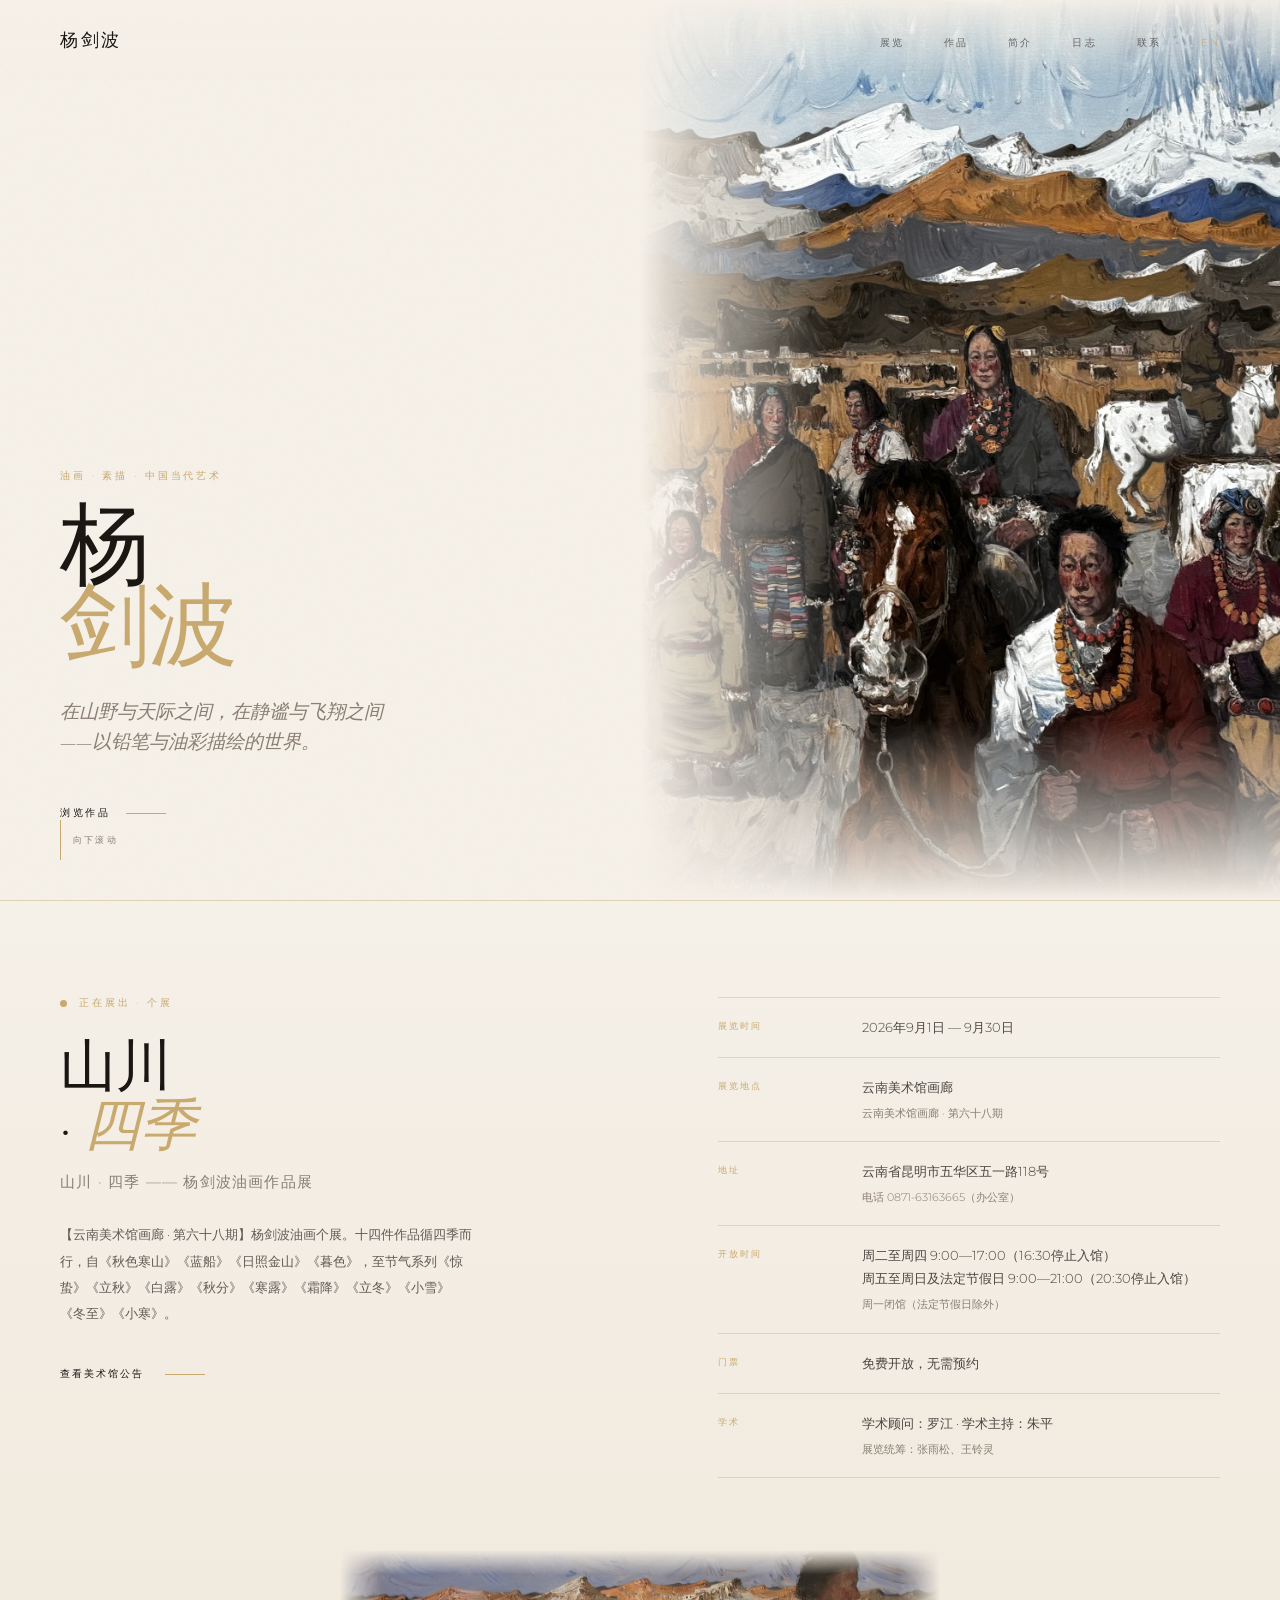
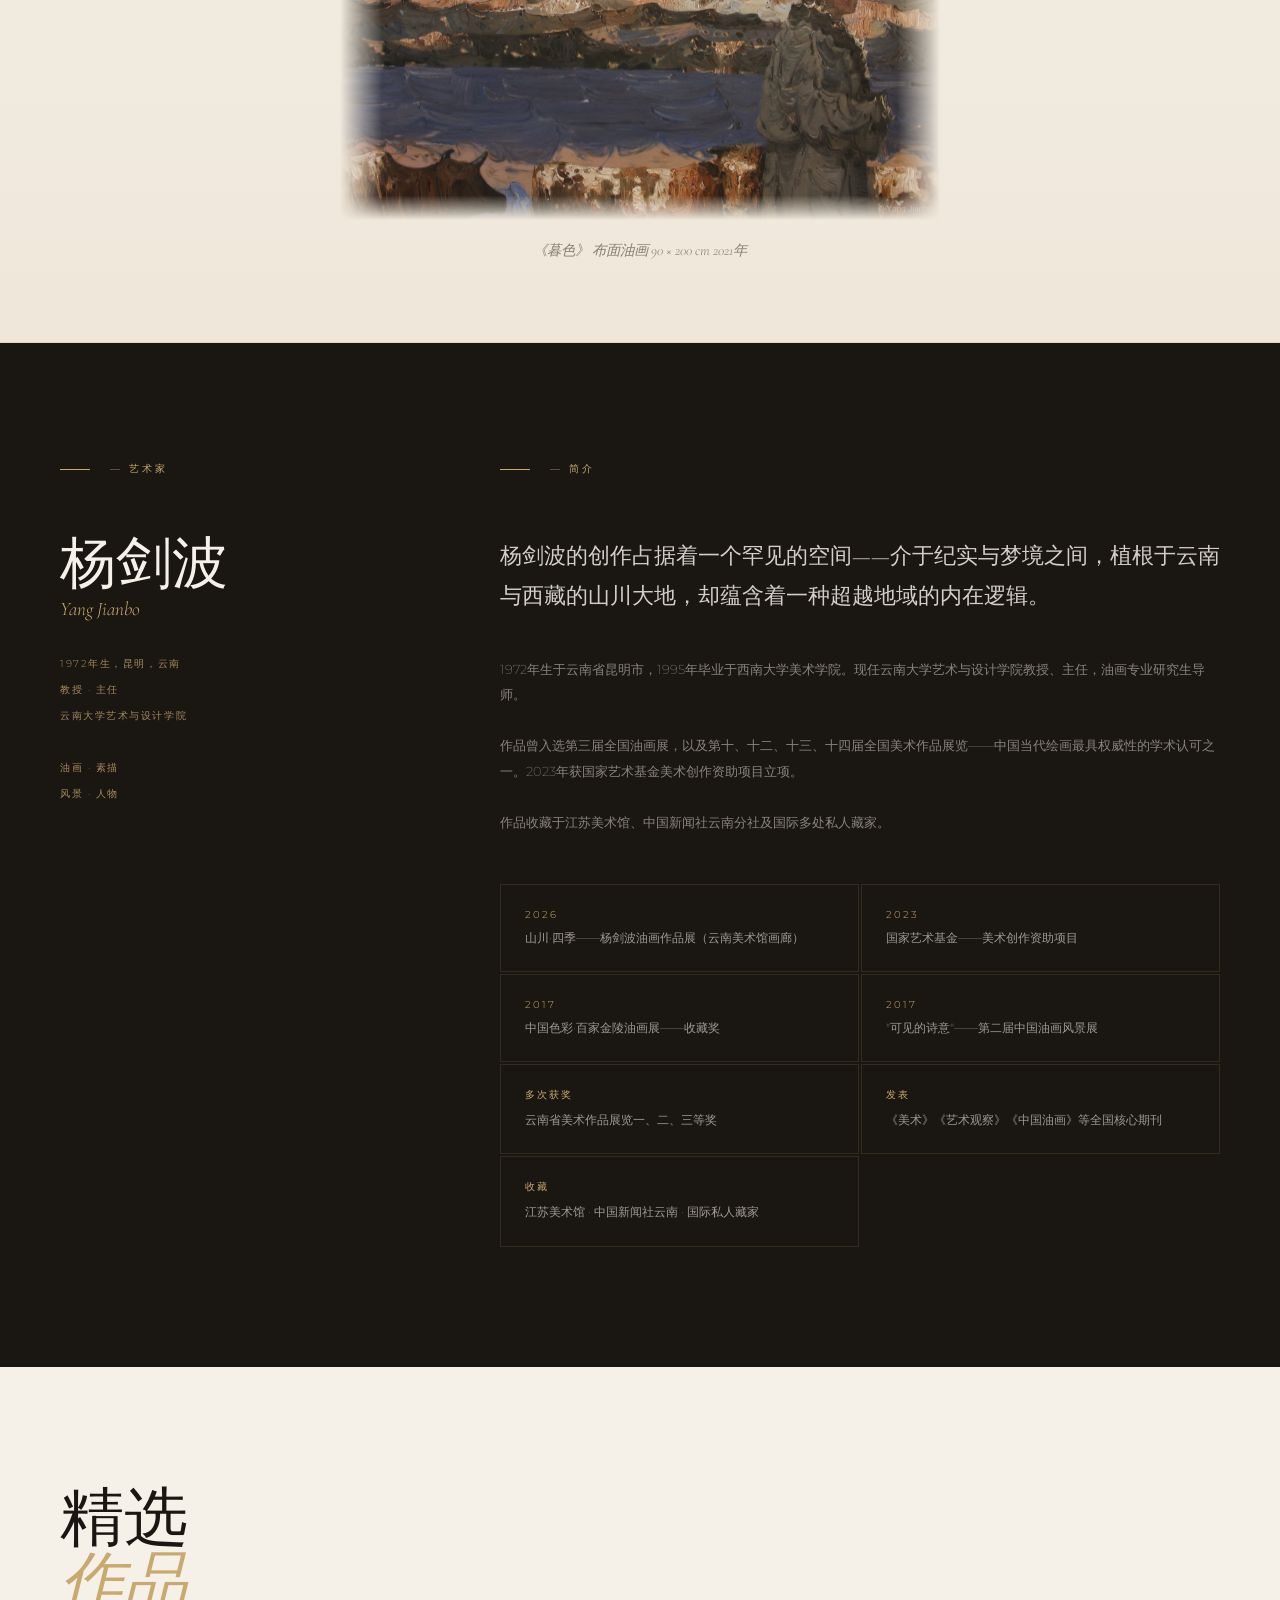
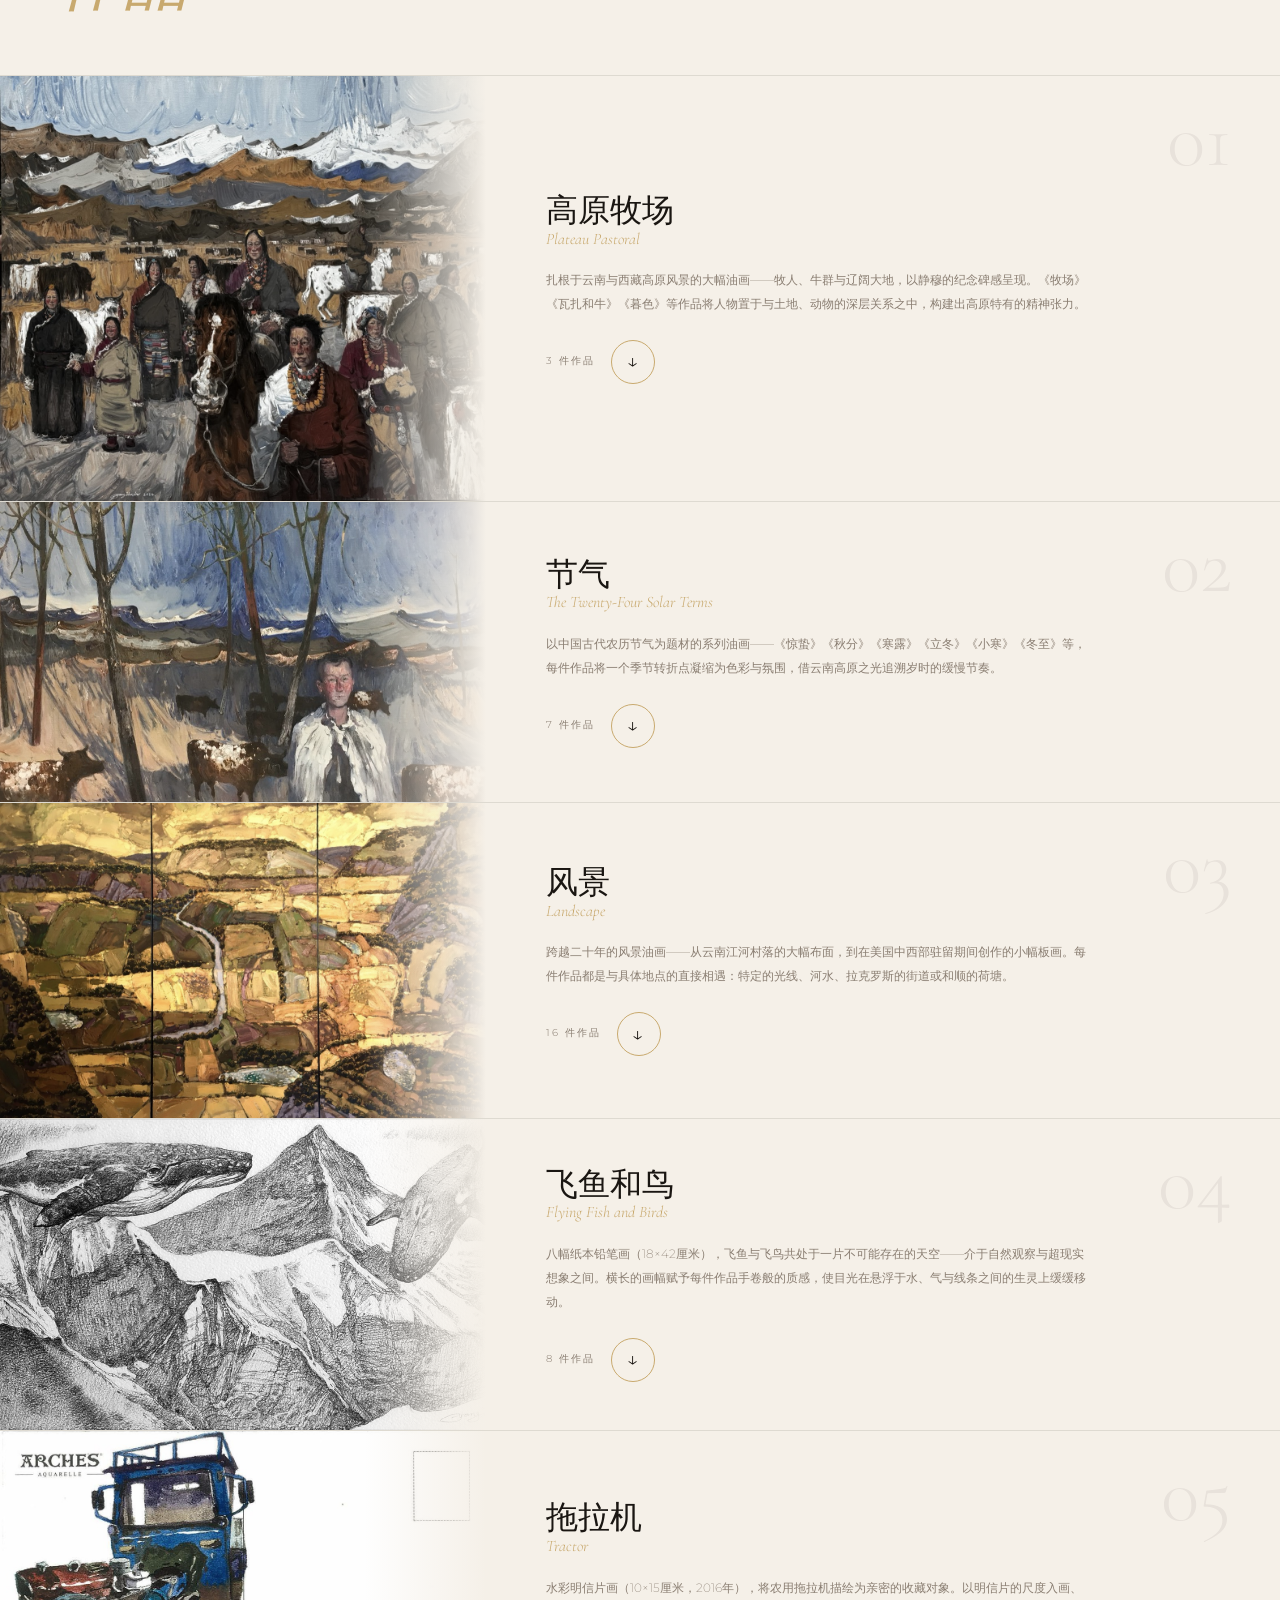
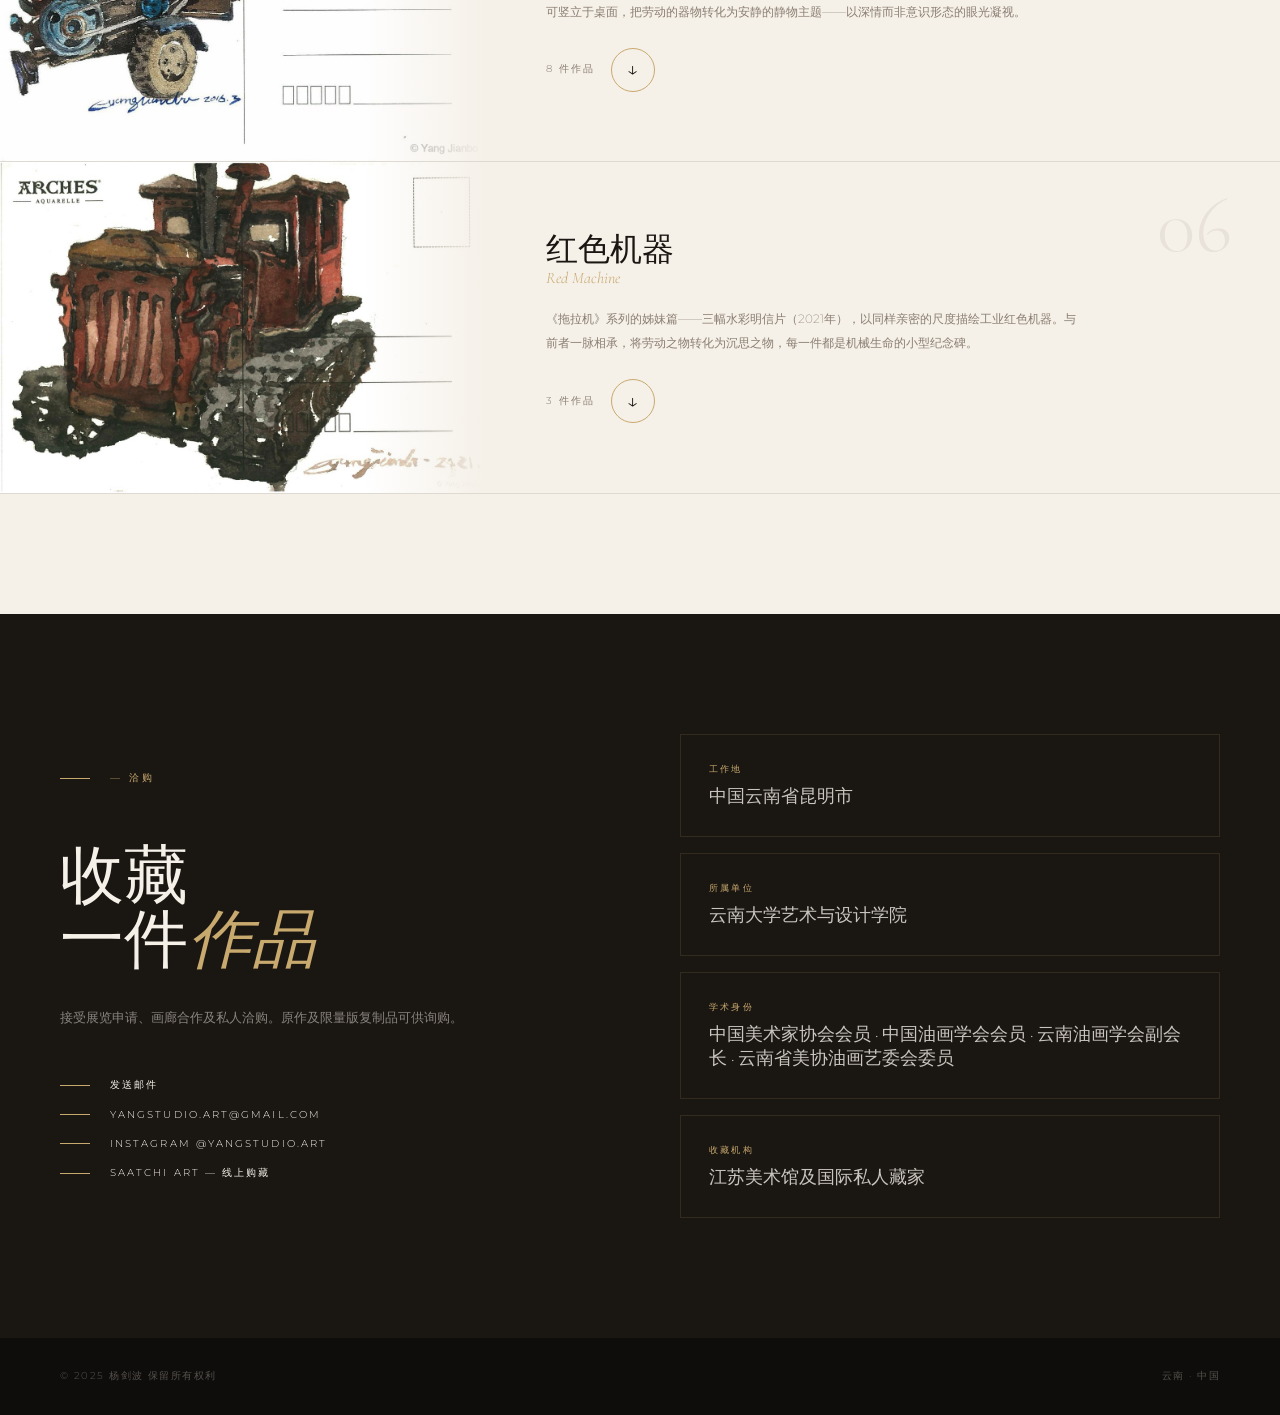
<file: zh/index.html>
<!DOCTYPE html>
<html lang="zh-CN">
<head>
<!-- Google tag (gtag.js) -->
<script async src="https://www.googletagmanager.com/gtag/js?id=G-KQ1RSYF3QQ"></script>
<script>
  window.dataLayer = window.dataLayer || [];
  function gtag(){dataLayer.push(arguments);}
  gtag('js', new Date());
  gtag('config', 'G-KQ1RSYF3QQ');
</script>
<meta charset="UTF-8">
<meta name="viewport" content="width=device-width, initial-scale=1.0">

<!-- Primary SEO -->
<title>杨剑波 — 中国当代艺术家 · 云南大学教授 · 系主任</title>
<meta name="description" content="杨剑波，中国当代艺术家，云南大学艺术与设计学院教授、主任。油画与铅笔素描作品深耕西藏高原风景、云南人物与节气主题。入选第十、十二、十三、十四届全国美术作品展览。正在展出：山川·四季——杨剑波油画作品展，云南美术馆画廊，2026年9月1日至30日。">
<meta name="keywords" content="杨剑波, 杨剑波教授, 杨剑波主任, 杨剑波油画, 杨剑波云南大学, 中国当代艺术, 油画, 素描, 云南艺术家, 高原牧场, 节气系列, 飞鱼和鸟, 西藏风景, 水彩明信片, 山川四季, 云南美术馆画廊, 杨剑波个展, 杨剑波展览, Yang Jianbo">
<meta name="author" content="杨剑波">
<link rel="canonical" href="https://yangjianbo.com/zh/">

<!-- Baidu SEO -->
<meta name="mobile-agent" content="format=html5;url=https://yangjianbo.com/zh/">
<meta http-equiv="Cache-Control" content="no-transform">
<meta http-equiv="Cache-Control" content="no-siteapp">

<!-- hreflang -->
<link rel="alternate" hreflang="zh" href="https://yangjianbo.com/zh/">
<link rel="alternate" hreflang="en" href="https://yangjianbo.com/">

<!-- Open Graph -->
<meta property="og:type" content="website">
<meta property="og:url" content="https://yangjianbo.com/zh/">
<meta property="og:title" content="杨剑波 — 中国当代艺术家 | 油画 · 素描">
<meta property="og:description" content="杨剑波，云南大学艺术与设计学院教授。油画与素描探索西藏高原风景、云南人物与节气主题。个展「山川·四季」于云南美术馆画廊展出，2026年9月1日至30日。">
<meta property="og:image" content="https://yangjianbo.com/small_image/works/《牧场》布面油画200x230cm2024年（160000元）.jpg">
<meta property="og:locale" content="zh_CN">
<meta property="og:site_name" content="杨剑波">

<!-- JSON-LD -->
<script type="application/ld+json">
{
  "@context": "https://schema.org",
  "@type": "Person",
  "name": "杨剑波",
  "alternateName": "Yang Jianbo",
  "url": "https://yangjianbo.com/zh/",
  "jobTitle": "教授",
  "worksFor": { "@type": "Organization", "name": "云南大学艺术与设计学院" },
  "nationality": "中国",
  "description": "中国当代艺术家，云南大学艺术与设计学院教授、主任。"
}
</script>

<!-- JSON-LD 当前展览 -->
<script type="application/ld+json">
{
  "@context": "https://schema.org",
  "@type": "ExhibitionEvent",
  "name": "山川·四季——杨剑波油画作品展",
  "alternateName": "Mountains & Seasons — Yang Jianbo Oil Painting Exhibition",
  "startDate": "2026-09-01",
  "endDate": "2026-09-30",
  "eventStatus": "https://schema.org/EventScheduled",
  "eventAttendanceMode": "https://schema.org/OfflineEventAttendanceMode",
  "url": "https://yangjianbo.com/zh/#exhibition",
  "image": "https://yangjianbo.com/small_image/works/《暮色》布面油画90x200cm 2021年（40000元）.JPG",
  "description": "【云南美术馆画廊·第六十八期】杨剑波油画作品展，展出十四件油画作品，涵盖高原风景与二十四节气系列。免费开放，无需预约。",
  "inLanguage": "zh-CN",
  "location": {
    "@type": "Place",
    "name": "云南美术馆画廊",
    "address": {
      "@type": "PostalAddress",
      "streetAddress": "五华区五一路118号",
      "addressLocality": "昆明市",
      "addressRegion": "云南省",
      "addressCountry": "CN"
    },
    "telephone": "+86-871-63163665"
  },
  "organizer": { "@type": "Organization", "name": "云南美术馆", "email": "ynmsgbgh@163.com" },
  "performer": { "@type": "Person", "name": "杨剑波", "alternateName": "Yang Jianbo" },
  "offers": {
    "@type": "Offer",
    "price": "0",
    "priceCurrency": "CNY",
    "availability": "https://schema.org/InStock",
    "url": "https://yangjianbo.com/zh/#exhibition"
  }
}
</script>

<link rel="preconnect" href="https://fonts.googleapis.com">
<link href="https://fonts.googleapis.com/css2?family=Cormorant+Garamond:ital,wght@0,300;0,400;0,600;1,300;1,400&family=Montserrat:wght@200;300;400&display=swap" rel="stylesheet">
<link rel="stylesheet" href="../styles.css">
<link rel="icon" type="image/png" sizes="48x48" href="/favicon.png">
<link rel="icon" type="image/png" sizes="192x192" href="/favicon-192.png">
<link rel="apple-touch-icon" href="/favicon-192.png">
</head>
<body>

<nav>
  <a href="/zh/" class="nav-logo">杨剑波</a>
  <ul class="nav-links">
    <li><a href="#exhibition">展览</a></li>
    <li><a href="#works">作品</a></li>
    <li><a href="#about">简介</a></li>
    <li><a href="/blog/">日志</a></li>
    <li><a href="#contact">联系</a></li>
    <li><a href="/" style="color:var(--warm);opacity:1" onclick="sessionStorage.setItem('lang-override','1')">EN</a></li>
  </ul>
  <button class="nav-hamburger" aria-label="打开菜单" onclick="this.closest('nav').classList.toggle('menu-open')">
    <span></span><span></span><span></span>
  </button>
</nav>

<section class="hero" style="padding:0">
  <div class="hero-left">
    <p class="hero-eyebrow">油画 · 素描 · 中国当代艺术</p>
    <h1 class="hero-title">杨<br><em>剑波</em></h1>
    <p class="hero-subtitle">在山野与天际之间，在静谧与飞翔之间——以铅笔与油彩描绘的世界。</p>
    <a href="#works" class="hero-cta">浏览作品</a>
  </div>
  <div class="hero-right">
    <div class="hero-image-container">
      <img src="/hero-pasture.jpg" alt="杨剑波 — 牧场，2024">
      <div class="hero-image-overlay"></div>
    </div>
  </div>
  <div class="hero-scroll-indicator">
    <div class="scroll-line"></div>
    <span>向下滚动</span>
  </div>
</section>

<section class="exhibition" id="exhibition">
  <div class="exh-inner">
    <div class="exh-left reveal">
      <div class="exh-status"><span class="exh-dot"></span>正在展出 · 个展</div>
      <h2 class="exh-title">山川<br>· <em>四季</em></h2>
      <p class="exh-title-zh">山川 · 四季 —— 杨剑波油画作品展</p>
      <p class="exh-lede">
        【云南美术馆画廊 · 第六十八期】杨剑波油画个展。十四件作品循四季而行，自《秋色寒山》《蓝船》《日照金山》《暮色》，至节气系列《惊蛰》《立秋》《白露》《秋分》《寒露》《霜降》《立冬》《小雪》《冬至》《小寒》。
      </p>
      <a class="exh-cta" href="https://mp.weixin.qq.com/s/dsKXkDLbAS3ZtsFFEVw6KA" target="_blank" rel="noopener">查看美术馆公告</a>
    </div>
    <div class="exh-right reveal">
      <dl class="exh-facts">
        <div class="exh-fact">
          <dt>展览时间</dt>
          <dd>2026年9月1日 — 9月30日</dd>
        </div>
        <div class="exh-fact">
          <dt>展览地点</dt>
          <dd>云南美术馆画廊<small>云南美术馆画廊 · 第六十八期</small></dd>
        </div>
        <div class="exh-fact">
          <dt>地址</dt>
          <dd>云南省昆明市五华区五一路118号<small>电话 0871-63163665（办公室）</small></dd>
        </div>
        <div class="exh-fact">
          <dt>开放时间</dt>
          <dd>周二至周四 9:00—17:00（16:30停止入馆）<br>周五至周日及法定节假日 9:00—21:00（20:30停止入馆）<small>周一闭馆（法定节假日除外）</small></dd>
        </div>
        <div class="exh-fact">
          <dt>门票</dt>
          <dd>免费开放，无需预约</dd>
        </div>
        <div class="exh-fact">
          <dt>学术</dt>
          <dd>学术顾问：罗江 · 学术主持：朱平<small>展览统筹：张雨松、王铃灵</small></dd>
        </div>
      </dl>
    </div>
  </div>
  <figure class="exh-strip reveal">
    <img src="/small_image/works/《暮色》布面油画90x200cm 2021年（40000元）.JPG" loading="lazy" decoding="async" alt="杨剑波《暮色》布面油画 90×200cm 2021年 — 山川·四季展览作品">
    <figcaption class="exh-strip-caption">《暮色》 布面油画 90 × 200 cm 2021年</figcaption>
  </figure>
</section>

<section class="about" id="about">
  <div class="about-left reveal">
    <div class="section-label" style="color:var(--warm)">— 艺术家</div>
    <div class="about-name">
      杨剑波
      <span>Yang Jianbo</span>
    </div>
    <div class="about-meta">
      1972年生，昆明，云南<br>
      教授 · 主任<br>
      云南大学艺术与设计学院<br><br>
      油画 · 素描<br>
      风景 · 人物
    </div>
  </div>
  <div class="about-right reveal">
    <div class="section-label">— 简介</div>
    <p class="about-text">
      杨剑波的创作占据着一个罕见的空间——介于纪实与梦境之间，植根于云南与西藏的山川大地，却蕴含着一种超越地域的内在逻辑。
    </p>
    <p class="about-text-small">
      1972年生于云南省昆明市，1995年毕业于西南大学美术学院。现任云南大学艺术与设计学院教授、主任，油画专业研究生导师。<br><br>
      作品曾入选第三届全国油画展，以及第十、十二、十三、十四届全国美术作品展览——中国当代绘画最具权威性的学术认可之一。2023年获国家艺术基金美术创作资助项目立项。<br><br>
      作品收藏于江苏美术馆、中国新闻社云南分社及国际多处私人藏家。
    </p>
    <div class="awards-grid" style="margin-top:48px">
      <div class="award-item"><div class="award-year">2026</div><div class="award-text">山川·四季——杨剑波油画作品展（云南美术馆画廊）</div></div>
      <div class="award-item"><div class="award-year">2023</div><div class="award-text">国家艺术基金——美术创作资助项目</div></div>
      <div class="award-item"><div class="award-year">2017</div><div class="award-text">中国色彩·百家金陵油画展——收藏奖</div></div>
      <div class="award-item"><div class="award-year">2017</div><div class="award-text">"可见的诗意"——第二届中国油画风景展</div></div>
      <div class="award-item"><div class="award-year">多次获奖</div><div class="award-text">云南省美术作品展览一、二、三等奖</div></div>
      <div class="award-item"><div class="award-year">发表</div><div class="award-text">《美术》《艺术观察》《中国油画》等全国核心期刊</div></div>
      <div class="award-item"><div class="award-year">收藏</div><div class="award-text">江苏美术馆 · 中国新闻社云南 · 国际私人藏家</div></div>
    </div>
  </div>
</section>

<section class="works" id="works">
  <div class="works-header reveal">
    <h2 class="works-title">精选<br><em style="font-family:'Cormorant Garamond',serif;font-style:italic;color:var(--warm)">作品</em></h2>
  </div>
  <div id="series-panels"></div>
</section>

<section class="contact" id="contact">
  <div class="contact-left reveal">
    <div class="section-label" style="color:var(--warm)">— 洽购</div>
    <h2 class="contact-title">收藏<br>一件<em>作品</em></h2>
    <p class="contact-text">接受展览申请、画廊合作及私人洽购。原作及限量版复制品可供询购。</p>
    <div class="contact-links">
      <a href="mailto:yangstudio.art@gmail.com" class="contact-link"><span class="contact-link-line"></span>发送邮件</a>
      <a href="mailto:yangstudio.art@gmail.com" class="contact-link"><span class="contact-link-line"></span>yangstudio.art@gmail.com</a>
      <a href="https://www.instagram.com/yangstudio.art" target="_blank" rel="noopener" class="contact-link"><span class="contact-link-line"></span>Instagram @yangstudio.art</a>
      <a href="https://www.saatchiart.com/yangjianbo" target="_blank" rel="noopener" class="contact-link"><span class="contact-link-line"></span>Saatchi Art — 线上购藏</a>
    </div>
  </div>
  <div class="contact-right reveal">
    <div class="contact-info-item"><div class="contact-info-label">工作地</div><div class="contact-info-value">中国云南省昆明市</div></div>
    <div class="contact-info-item"><div class="contact-info-label">所属单位</div><div class="contact-info-value">云南大学艺术与设计学院</div></div>
    <div class="contact-info-item"><div class="contact-info-label">学术身份</div><div class="contact-info-value">中国美术家协会会员 · 中国油画学会会员 · 云南油画学会副会长 · 云南省美协油画艺委会委员</div></div>
    <div class="contact-info-item"><div class="contact-info-label">收藏机构</div><div class="contact-info-value">江苏美术馆及国际私人藏家</div></div>
  </div>
</section>

<footer>
  <span>© 2025 杨剑波 保留所有权利</span>
  <span>云南 · 中国</span>
</footer>

<div class="lightbox" id="lightbox">
  <button class="lightbox-close" onclick="closeLightbox()">关闭 ✕</button>
  <button class="lightbox-nav lightbox-prev" onclick="navigateLightbox(-1)">&#8249;</button>
  <img id="lightbox-img" class="lightbox-img" alt="" draggable="false">
  <button class="lightbox-nav lightbox-next" onclick="navigateLightbox(1)">&#8250;</button>
  <div class="lightbox-caption" id="lightbox-caption"></div>
</div>

<script src="../works-data.js"></script>
<script src="gallery.js"></script>
</body>
</html>
</file>
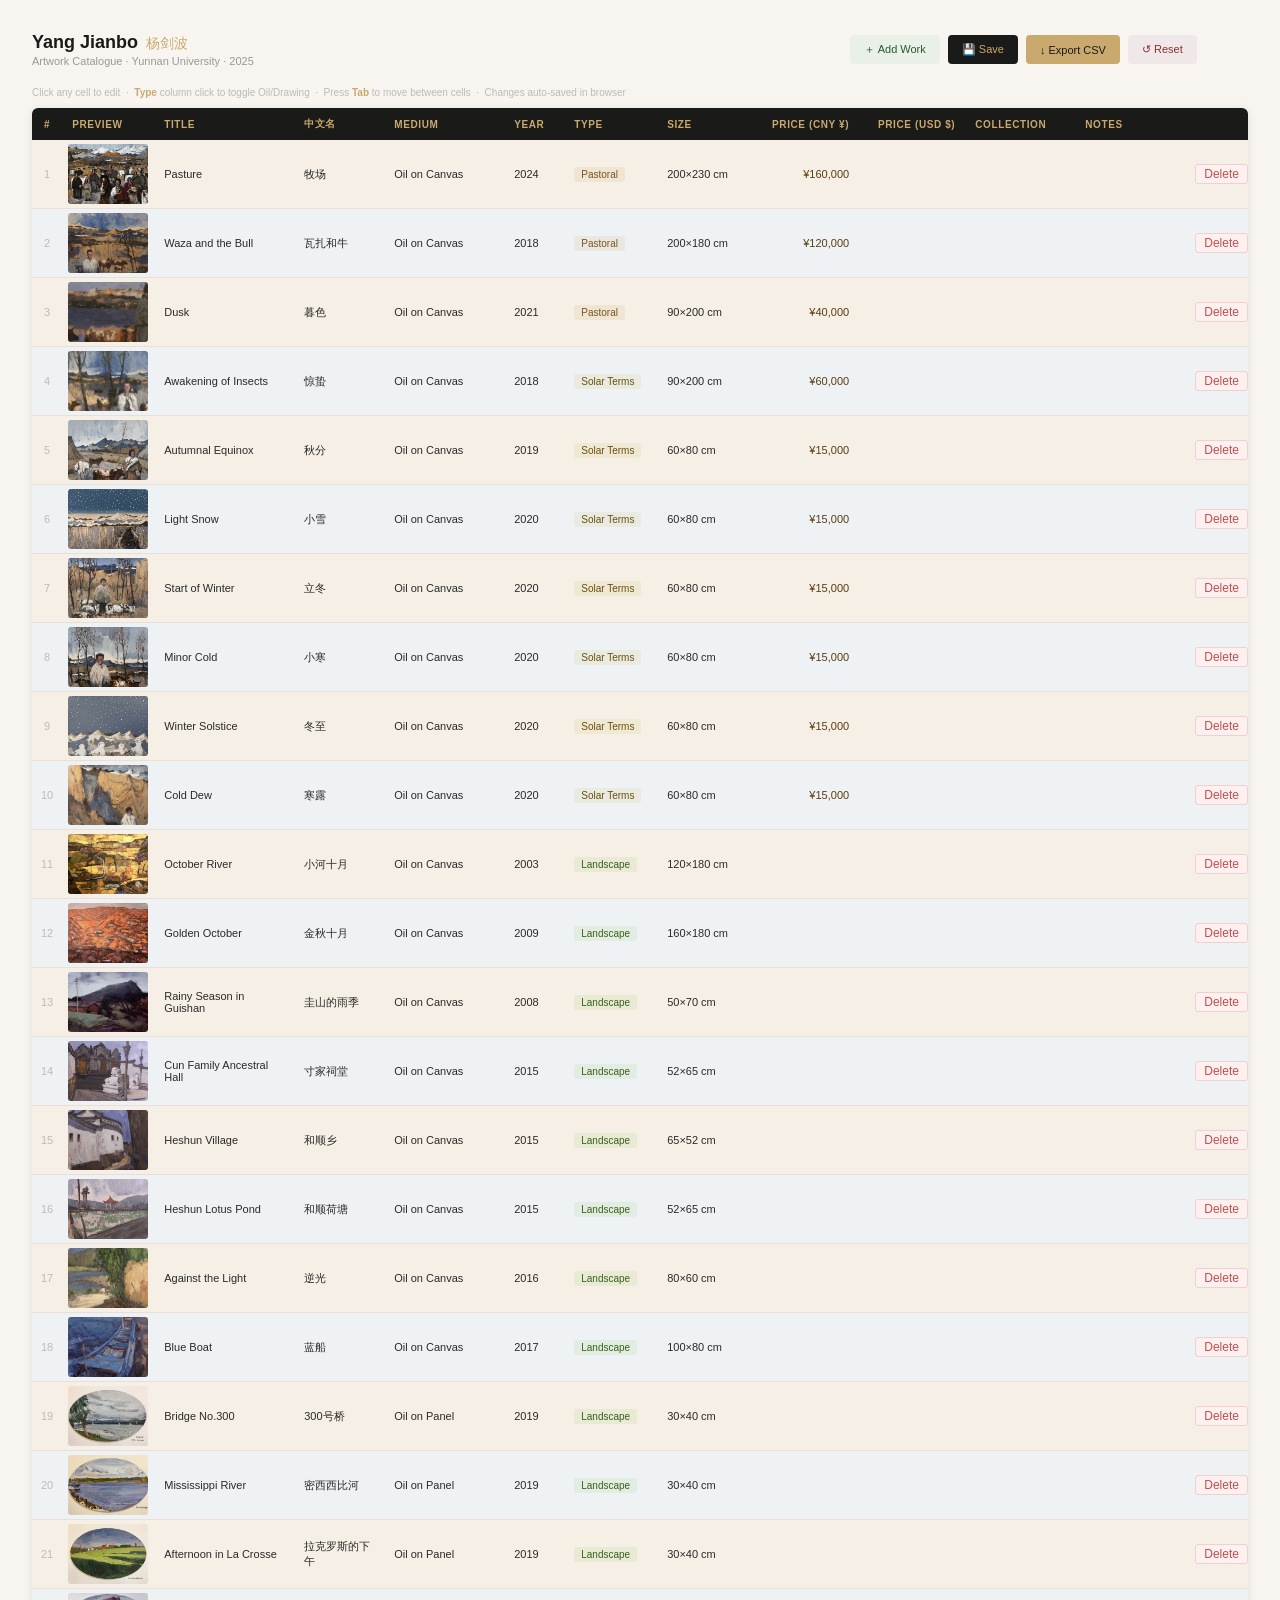
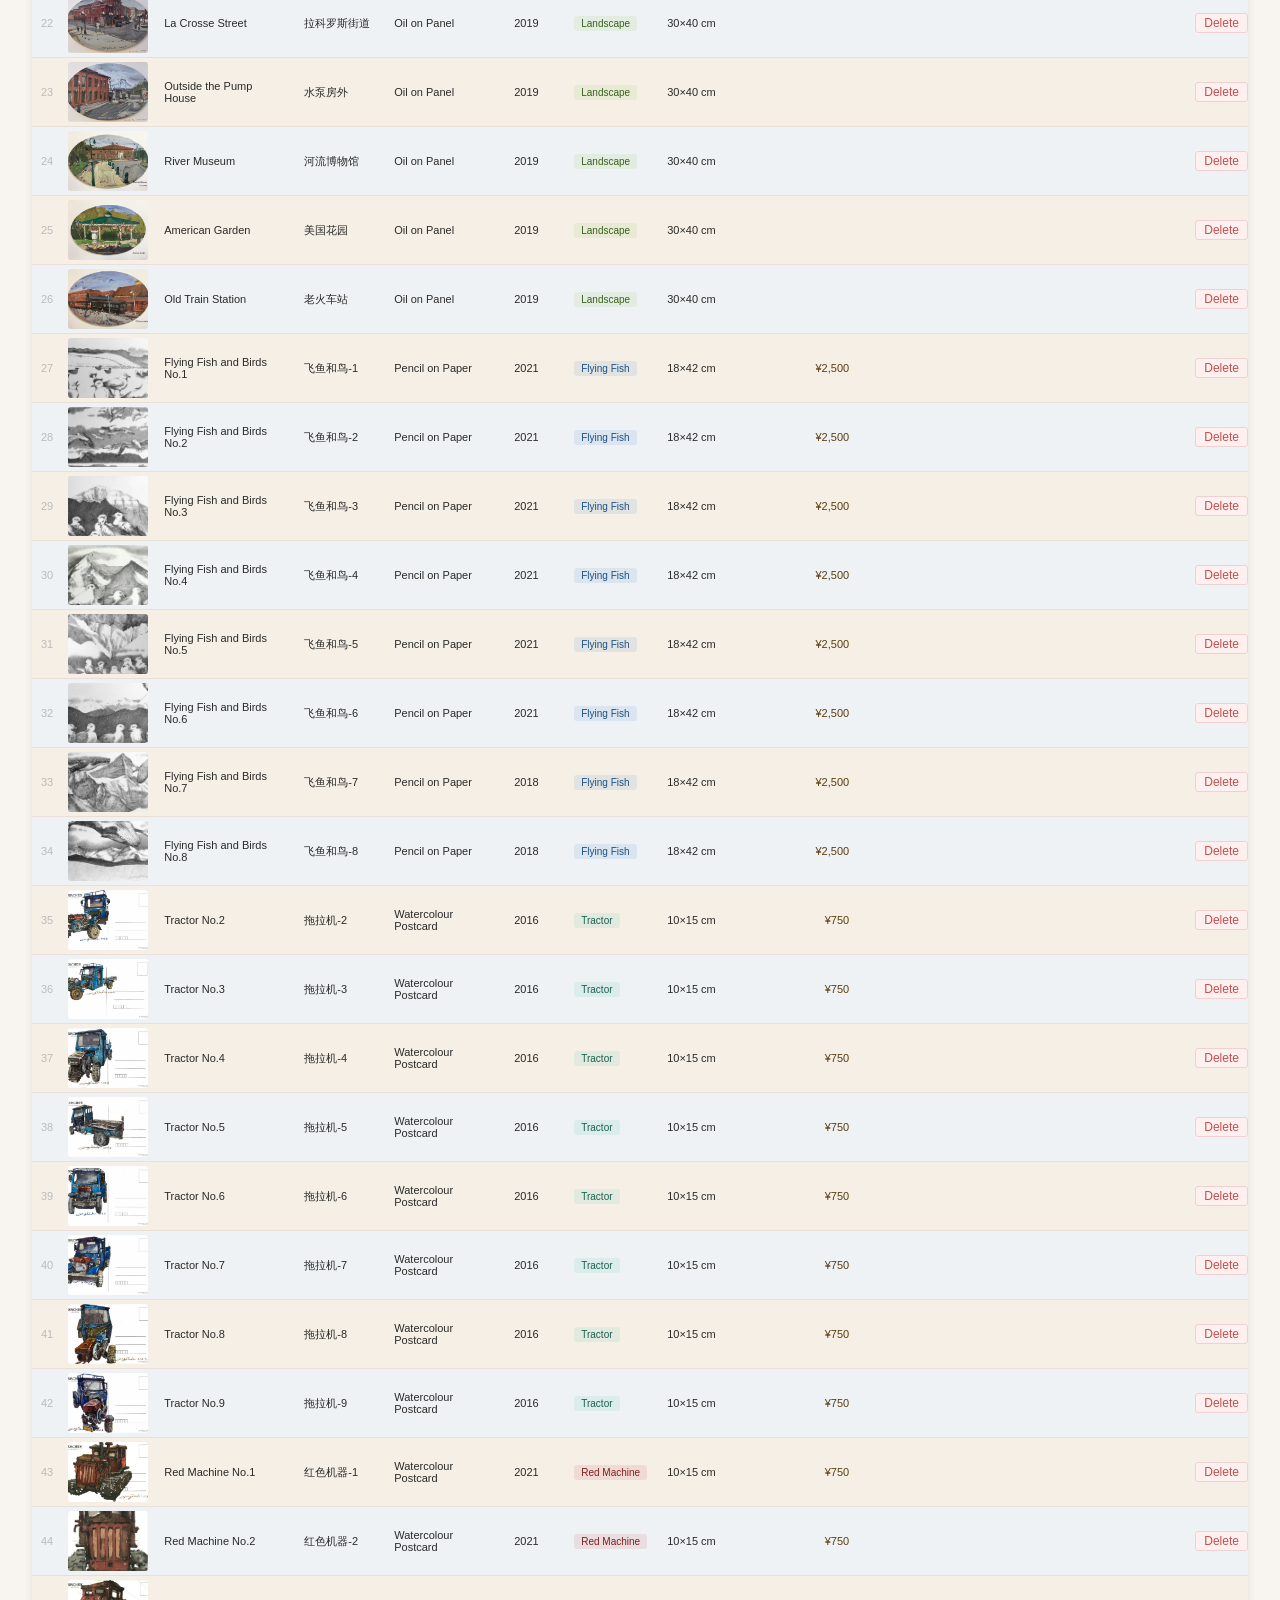
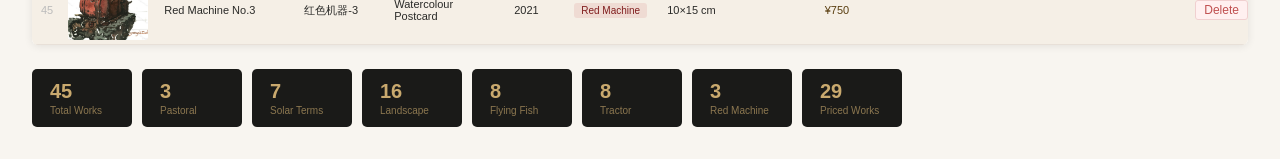
<file: works.html>
<!DOCTYPE html>
<html lang="en">
<head>
<meta charset="UTF-8">
<meta name="viewport" content="width=device-width, initial-scale=1.0">
<meta name="robots" content="noindex, nofollow">
<title>Yang Jianbo — Artwork Catalogue</title>
<style>
  * { box-sizing: border-box; margin: 0; padding: 0; }
  body { font-family: 'Segoe UI', 'PingFang SC', sans-serif; font-size: 12px; background: #f8f5f0; color: #2a2a28; padding: 32px; }

  /* ── Top bar ── */
  .topbar { display: flex; align-items: center; justify-content: space-between; margin-bottom: 20px; flex-wrap: wrap; gap: 12px; }
  .topbar-left h1 { font-size: 18px; font-weight: 600; color: #1a1a18; }
  .topbar-left .zh { font-size: 14px; color: #c9a96e; margin-left: 8px; }
  .topbar-left .subtitle { font-size: 11px; color: #999; margin-top: 2px; }
  .topbar-right { display: flex; gap: 8px; }
  button { border: none; border-radius: 4px; padding: 7px 14px; font-size: 11px; cursor: pointer; font-family: inherit; font-weight: 500; transition: opacity 0.15s; }
  button:hover { opacity: 0.85; }
  .btn-save    { background: #1a1a18; color: #c9a96e; }
  .btn-export  { background: #c9a96e; color: #1a1a18; }
  .btn-addrow  { background: #e8f0e8; color: #2a5a2a; }
  .btn-reset   { background: #f0e8e8; color: #8a3030; }
  .saved-msg { font-size: 11px; color: #5a9a5a; opacity: 0; transition: opacity 0.4s; align-self: center; }
  .saved-msg.show { opacity: 1; }

  /* ── Table ── */
  .table-wrap { overflow-x: auto; border-radius: 6px; box-shadow: 0 1px 8px rgba(0,0,0,0.09); }
  table { width: 100%; border-collapse: collapse; background: #fff; min-width: 900px; }
  thead tr { background: #1a1a18; }
  th { color: #c9a96e; font-size: 10px; font-weight: 600; letter-spacing: 0.06em; text-transform: uppercase; padding: 9px 10px; text-align: left; white-space: nowrap; user-select: none; }
  th.num { text-align: center; width: 32px; }
  th.price { text-align: right; }
  th.del { width: 28px; }

  tbody tr:nth-child(odd)  { background: #f5efe6; }
  tbody tr:nth-child(even) { background: #eef2f5; }
  tbody tr:hover { background: #ede0ce; }
  td { padding: 0; border-bottom: 1px solid #e8e0d8; vertical-align: middle; font-size: 11px; }
  td.num { text-align: center; color: #bbb; padding: 6px 4px; width: 32px; }
  td.price { text-align: right; }
  td.thumb-cell { width: 92px; padding: 4px 6px; }

  /* Editable cells */
  td[contenteditable] {
    padding: 6px 10px;
    outline: none;
    cursor: text;
    min-width: 60px;
  }
  td[contenteditable]:focus {
    background: #fffbe6 !important;
    box-shadow: inset 0 0 0 2px #c9a96e;
    border-radius: 2px;
    position: relative;
    z-index: 1;
  }
  td.price[contenteditable] { text-align: right; }

  /* Thumbnail */
  img.thumb { width: 80px; height: 60px; object-fit: cover; border-radius: 3px; display: block; }

  /* Type badge */
  .tag { border-radius: 3px; padding: 2px 7px; font-size: 10px; font-weight: 500; white-space: nowrap; cursor: pointer; user-select: none; }
  .tag-pastoral   { background: #c9a96e28; color: #7a5520; }
  .tag-solar      { background: #c9c06e28; color: #6a5010; }
  .tag-landscape  { background: #9ec96e28; color: #3a6020; }
  .tag-fish       { background: #6e9ec928; color: #1e5080; }
  .tag-tractor    { background: #6ec9b028; color: #1e6050; }
  .tag-red        { background: #c96e6e28; color: #801e1e; }

  /* Delete button */
  .del-btn { background: #fff0f0; border: 1px solid #f0d0d0; color: #c05050; font-size: 12px; cursor: pointer; padding: 3px 8px; line-height: 1; border-radius: 3px; font-weight: 500; }
  .del-btn:hover { background: #e05050; color: #fff; border-color: #e05050; }

  /* Price display */
  td.price[contenteditable] { font-variant-numeric: tabular-nums; color: #5a3e10; font-weight: 500; }

  /* ── Summary cards ── */
  .summary { margin-top: 24px; display: flex; gap: 10px; flex-wrap: wrap; }
  .summary-card { background: #1a1a18; color: #c9a96e; border-radius: 5px; padding: 11px 18px; min-width: 100px; }
  .summary-card .val { font-size: 20px; font-weight: 700; }
  .summary-card .lbl { font-size: 10px; opacity: 0.65; margin-top: 2px; }

  /* ── Hint ── */
  .hint { font-size: 10px; color: #bbb; margin-bottom: 10px; }
  .hint b { color: #c9a96e; }
</style>
</head>
<body>

<div class="topbar">
  <div class="topbar-left">
    <div><h1 style="display:inline">Yang Jianbo</h1><span class="zh">杨剑波</span></div>
    <div class="subtitle">Artwork Catalogue · Yunnan University · 2025</div>
  </div>
  <div class="topbar-right">
    <button class="btn-addrow" onclick="addRow()">＋ Add Work</button>
    <button class="btn-save" onclick="saveData()">💾 Save</button>
    <button class="btn-export" onclick="exportCSV()">↓ Export CSV</button>
    <button class="btn-reset" onclick="resetToDefaults()">↺ Reset</button>
    <span class="saved-msg" id="saved-msg">Saved ✓</span>
  </div>
</div>

<div class="hint">Click any cell to edit &nbsp;·&nbsp; <b>Type</b> column click to toggle Oil/Drawing &nbsp;·&nbsp; Press <b>Tab</b> to move between cells &nbsp;·&nbsp; Changes auto-saved in browser</div>

<div class="table-wrap">
<table id="works-table">
  <thead>
    <tr>
      <th class="num">#</th>
      <th style="width:92px">Preview</th>
      <th style="min-width:140px">Title</th>
      <th style="min-width:90px">中文名</th>
      <th style="min-width:120px">Medium</th>
      <th style="width:55px">Year</th>
      <th style="width:80px">Type</th>
      <th style="width:110px">Size</th>
      <th class="price" style="width:110px">Price (CNY ¥)</th>
      <th class="price" style="width:110px">Price (USD $)</th>
      <th style="min-width:110px">Collection</th>
      <th style="min-width:120px">Notes</th>
      <th class="del"></th>
    </tr>
  </thead>
  <tbody id="tbody"></tbody>
</table>
</div>

<div class="summary" id="summary"></div>

<script src="works-data.js"></script>
<script>
// UI logic — to add/remove/edit works, edit works-data.js instead

// ── Thumb cell HTML ───────────────────────────────────────────────
function thumbCell(src, title) {
  if (src) return `<img class="thumb" src="small_image/${src}" alt="${title}" onerror="this.style.display='none'">`;
  return '';
}

// ── Load from localStorage or defaults ───────────────────────────
// Versioned key — bump STORAGE_KEY whenever works-data.js paths change
const STORAGE_KEY = 'yangjianbo_works_v3';
function loadData() {
  try {
    const saved = localStorage.getItem(STORAGE_KEY);
    if (saved) return JSON.parse(saved);
  } catch(e) {}
  return JSON.parse(JSON.stringify(DEFAULT_WORKS));
}

let works = loadData();

// ── Render ────────────────────────────────────────────────────────
function render() {
  const tbody = document.getElementById('tbody');
  tbody.innerHTML = '';
  works.forEach((w, i) => {
    const tr = document.createElement('tr');
    tr.innerHTML = `
      <td class="num">${i + 1}</td>
      <td class="thumb-cell">${thumbCell(w.src, w.title)}</td>
      <td contenteditable="true" data-field="title">${w.title}</td>
      <td contenteditable="true" data-field="zh">${w.zh}</td>
      <td contenteditable="true" data-field="medium">${w.medium}</td>
      <td contenteditable="true" data-field="year">${w.year}</td>
      <td data-field="type" data-idx="${i}" onclick="toggleType(${i}, this)" style="cursor:pointer;padding:6px 10px;">
        ${typeBadge(w.type)}
      </td>
      <td contenteditable="true" data-field="size">${w.size}</td>
      <td contenteditable="true" class="price" data-field="cny">${formatPrice(w.cny, '¥')}</td>
      <td contenteditable="true" class="price" data-field="usd">${formatPrice(w.usd, '$')}</td>
      <td contenteditable="true" data-field="collection">${w.collection}</td>
      <td contenteditable="true" data-field="notes">${w.notes}</td>
      <td><button class="del-btn" onclick="deleteRow(${i})">Delete</button></td>
    `;
    // Bind edits
    tr.querySelectorAll('[contenteditable]').forEach(cell => {
      cell.addEventListener('blur', () => {
        const field = cell.dataset.field;
        let val = cell.innerText.trim();
        // Strip currency symbols before saving
        if (field === 'cny') val = val.replace(/[¥,]/g, '');
        if (field === 'usd') val = val.replace(/[$,]/g, '');
        works[i][field] = val;
        if (field === 'cny' || field === 'usd') {
          cell.innerText = formatPrice(val, field === 'cny' ? '¥' : '$');
        }
        autoSave();
      });
      // Tab key navigation
      cell.addEventListener('keydown', e => {
        if (e.key === 'Enter') { e.preventDefault(); cell.blur(); }
        if (e.key === 'Tab') {
          e.preventDefault();
          const cells = [...document.querySelectorAll('[contenteditable]')];
          const idx = cells.indexOf(cell);
          const next = cells[e.shiftKey ? idx - 1 : idx + 1];
          if (next) { next.focus(); selectAll(next); }
        }
      });
      cell.addEventListener('focus', () => selectAll(cell));
    });
    tbody.appendChild(tr);
  });
  updateSummary();
}

function selectAll(el) {
  const range = document.createRange();
  range.selectNodeContents(el);
  const sel = window.getSelection();
  sel.removeAllRanges();
  sel.addRange(range);
}

function typeBadge(type) {
  const map = {
    'pastoral':    ['tag-pastoral',  'Pastoral'],
    'solar-terms': ['tag-solar',     'Solar Terms'],
    'landscape':   ['tag-landscape', 'Landscape'],
    'flying-fish': ['tag-fish',      'Flying Fish'],
    'tractor':     ['tag-tractor',   'Tractor'],
    'red-machine': ['tag-red',       'Red Machine'],
  };
  const [cls, label] = map[type] || ['tag-pastoral', type];
  return `<span class="tag ${cls}">${label}</span>`;
}

function formatPrice(val, symbol) {
  if (!val || val === '' || val === '—') return '';
  const n = parseFloat(String(val).replace(/[^0-9.]/g, ''));
  if (isNaN(n)) return val;
  if (symbol === '¥') return '¥' + n.toLocaleString('en-US');
  if (symbol === '$') return '$' + n.toLocaleString('en-US', {minimumFractionDigits:2, maximumFractionDigits:2});
  return val;
}

// ── Toggle type ───────────────────────────────────────────────────
function toggleType(i, td) {
  const cycle = { 'pastoral': 'solar-terms', 'solar-terms': 'landscape', 'landscape': 'flying-fish', 'flying-fish': 'tractor', 'tractor': 'red-machine', 'red-machine': 'pastoral' };
  works[i].type = cycle[works[i].type] || 'pastoral';
  td.innerHTML = typeBadge(works[i].type);
  autoSave();
}

// ── Add row ───────────────────────────────────────────────────────
function addRow() {
  works.push({ src:"", title:"New Work", zh:"", medium:"Oil on Canvas", year:"", type:"oil", size:"", cny:"", usd:"", collection:"", notes:"" });
  render();
  // Focus the title of the new row
  const cells = document.querySelectorAll('[data-field="title"]');
  const last = cells[cells.length - 1];
  if (last) { last.focus(); selectAll(last); }
}

// ── Delete row ────────────────────────────────────────────────────
function deleteRow(i) {
  if (!confirm(`Delete "${works[i].title}"?`)) return;
  works.splice(i, 1);
  render();
  autoSave();
}

// ── Save ──────────────────────────────────────────────────────────
function autoSave() {
  localStorage.setItem(STORAGE_KEY, JSON.stringify(works));
}

function saveData() {
  autoSave();
  const msg = document.getElementById('saved-msg');
  msg.classList.add('show');
  setTimeout(() => msg.classList.remove('show'), 2000);
}

// ── Reset to defaults ─────────────────────────────────────────────
function resetToDefaults() {
  if (!confirm('Reset table to default data? All saved changes will be lost.')) return;
  localStorage.removeItem(STORAGE_KEY);
  works = JSON.parse(JSON.stringify(DEFAULT_WORKS));
  render();
}

// ── Export CSV ────────────────────────────────────────────────────
function exportCSV() {
  const headers = ['#','Title','中文名','Medium','Year','Type','Size','Price CNY','Price USD','Collection','Notes','Image'];
  const rows = works.map((w, i) => [
    i+1, w.title, w.zh, w.medium, w.year,
    w.type,
    w.size, w.cny, w.usd, w.collection, w.notes, w.src
  ].map(v => `"${String(v).replace(/"/g,'""')}"`).join(','));

  const csv = [headers.join(','), ...rows].join('\n');
  const blob = new Blob(['\uFEFF' + csv], { type: 'text/csv;charset=utf-8;' });
  const a = document.createElement('a');
  a.href = URL.createObjectURL(blob);
  a.download = 'yang_jianbo_works.csv';
  a.click();
}

// ── Summary ───────────────────────────────────────────────────────
function updateSummary() {
  const pastoral   = works.filter(w => w.type === 'pastoral').length;
  const solarTerms = works.filter(w => w.type === 'solar-terms').length;
  const landscape  = works.filter(w => w.type === 'landscape').length;
  const flyingFish = works.filter(w => w.type === 'flying-fish').length;
  const tractor    = works.filter(w => w.type === 'tractor').length;
  const redMachine = works.filter(w => w.type === 'red-machine').length;
  const priced     = works.filter(w => w.cny && w.cny !== '').length;
  document.getElementById('summary').innerHTML = `
    <div class="summary-card"><div class="val">${works.length}</div><div class="lbl">Total Works</div></div>
    <div class="summary-card"><div class="val">${pastoral}</div><div class="lbl">Pastoral</div></div>
    <div class="summary-card"><div class="val">${solarTerms}</div><div class="lbl">Solar Terms</div></div>
    <div class="summary-card"><div class="val">${landscape}</div><div class="lbl">Landscape</div></div>
    <div class="summary-card"><div class="val">${flyingFish}</div><div class="lbl">Flying Fish</div></div>
    <div class="summary-card"><div class="val">${tractor}</div><div class="lbl">Tractor</div></div>
    <div class="summary-card"><div class="val">${redMachine}</div><div class="lbl">Red Machine</div></div>
    <div class="summary-card"><div class="val">${priced}</div><div class="lbl">Priced Works</div></div>
  `;
}

render();
</script>
</body>
</html>
</file>
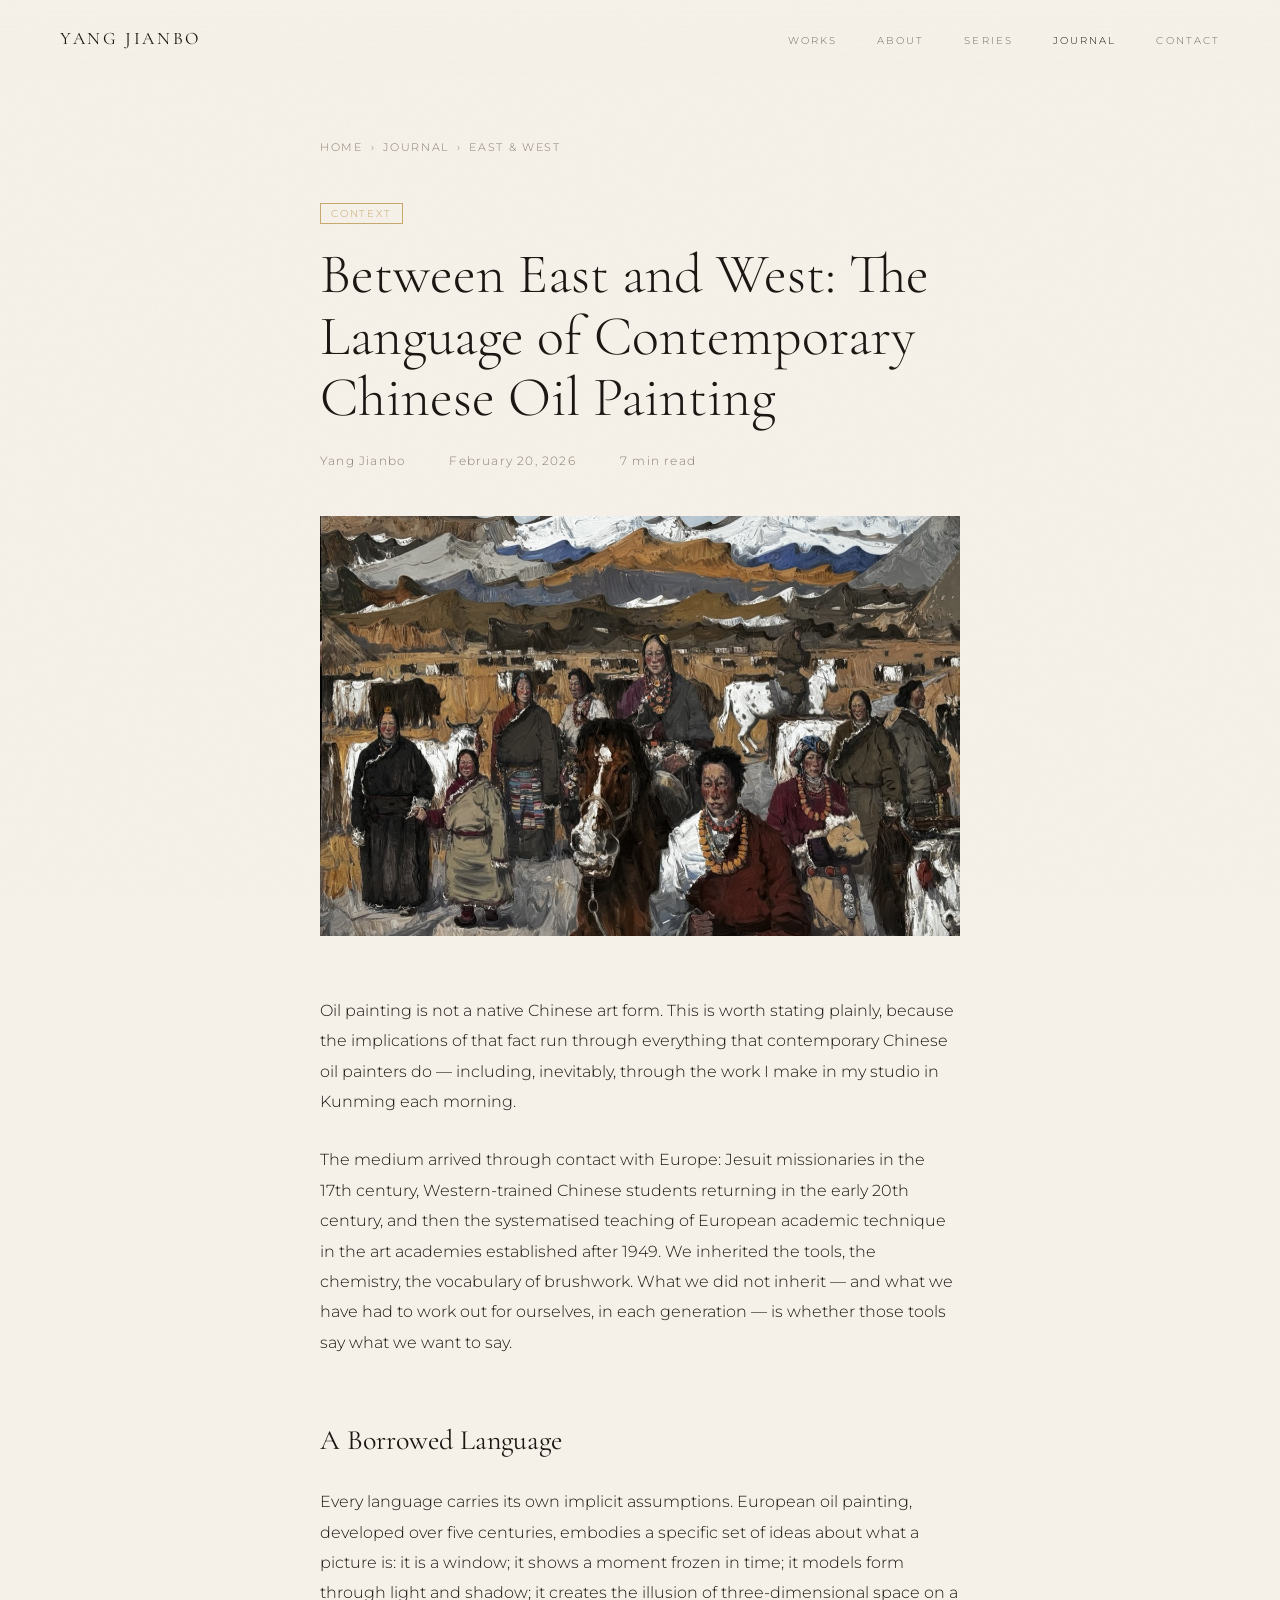
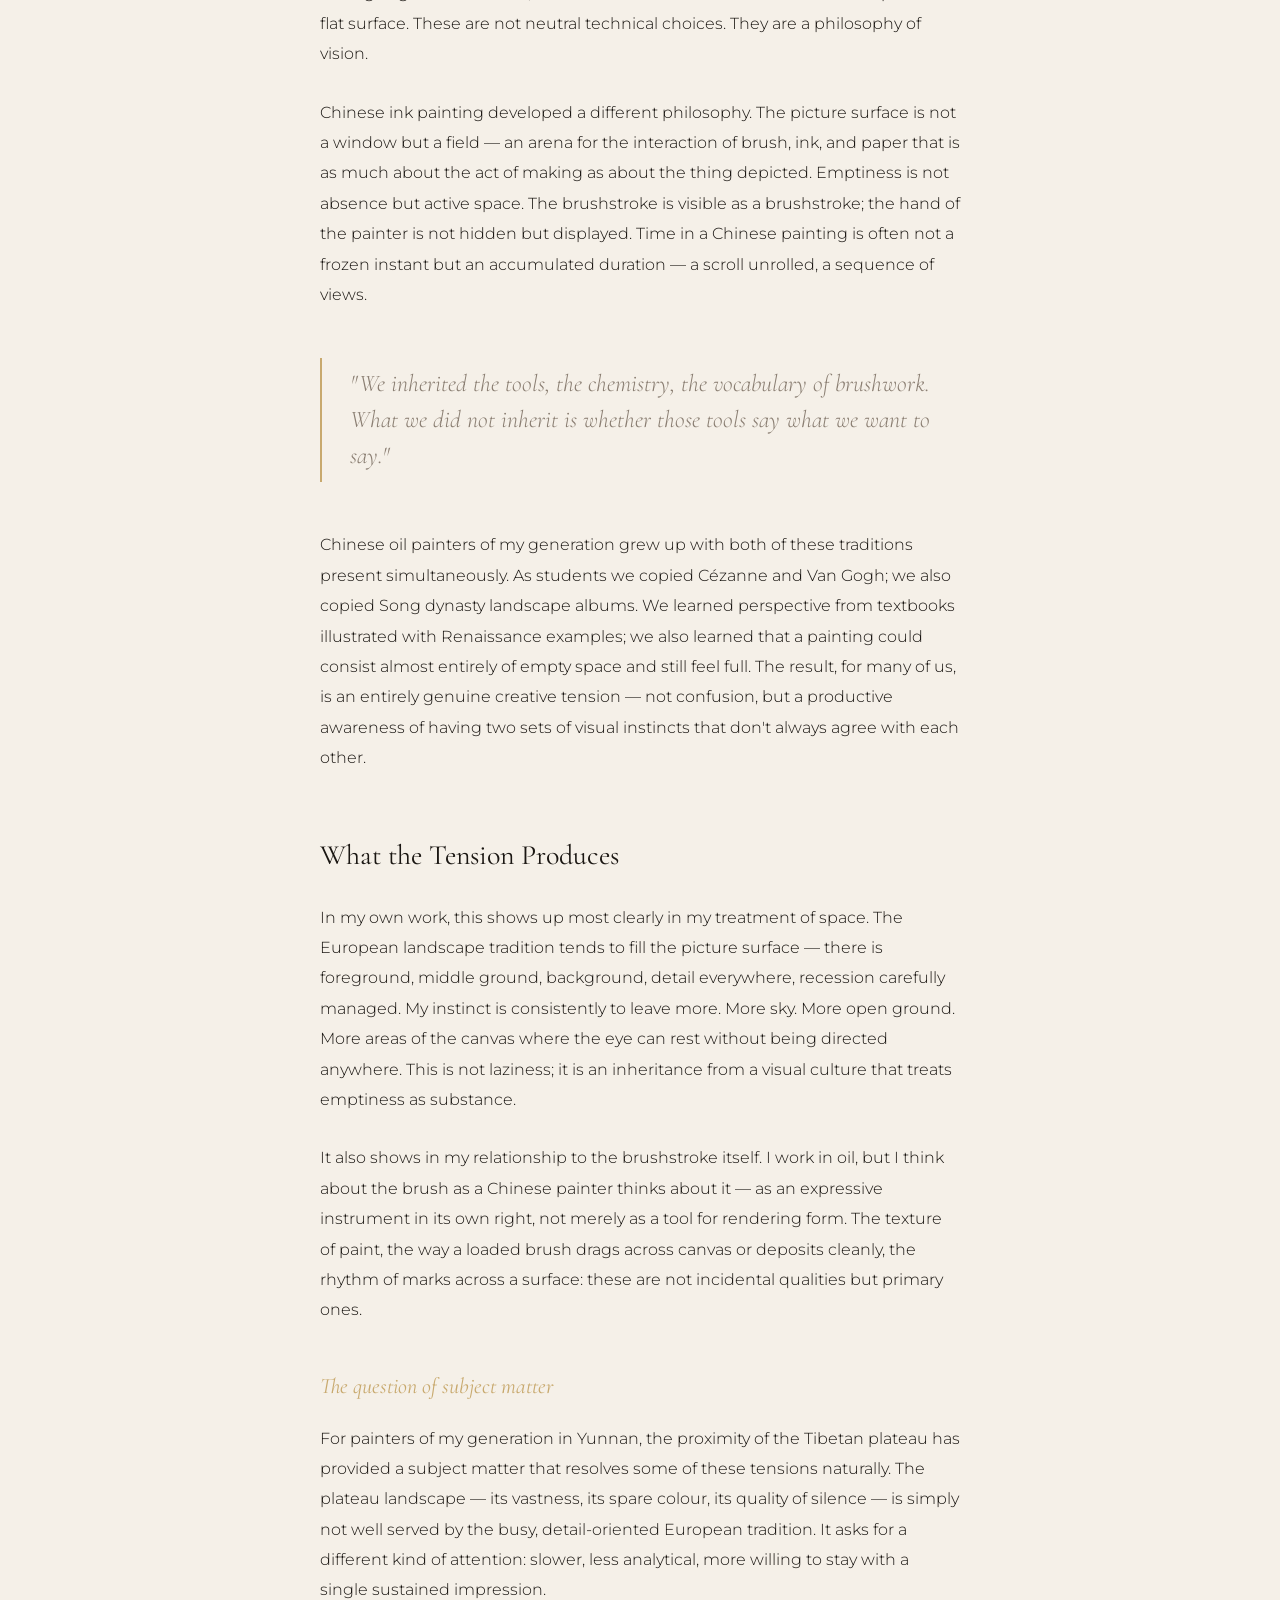
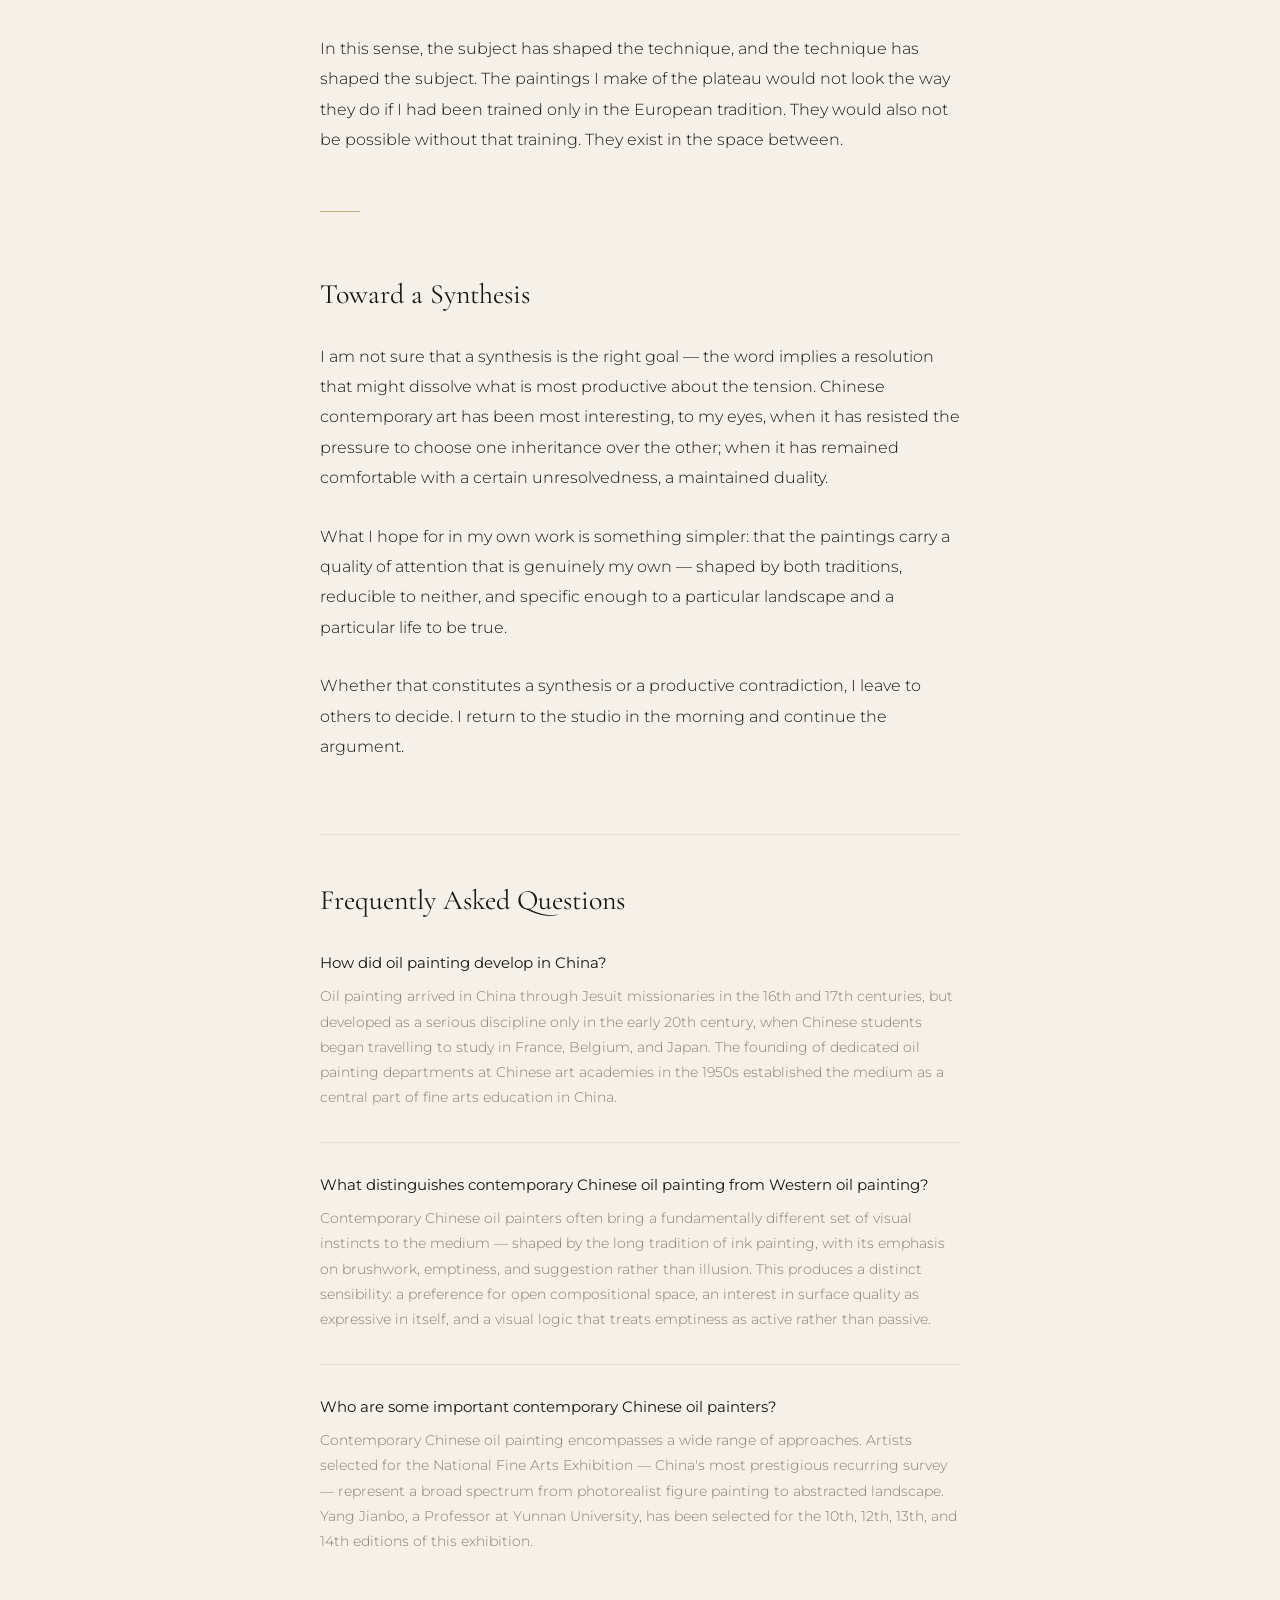
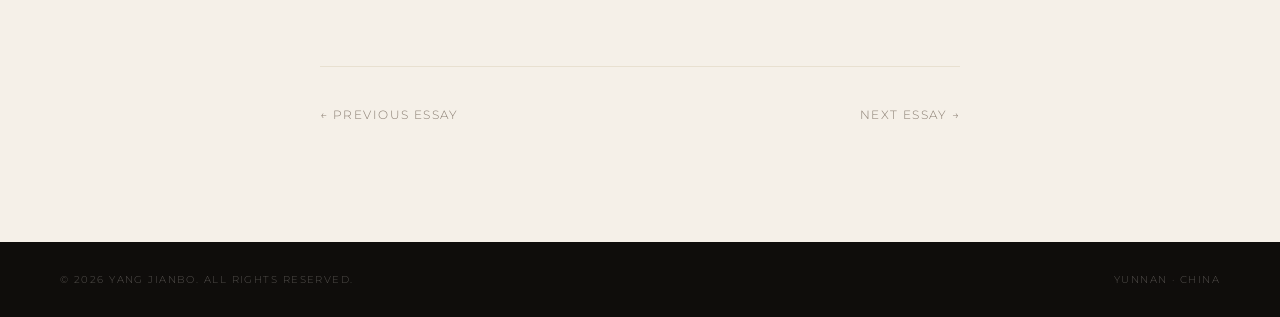
<file: blog/contemporary-chinese-oil-painting.html>
<!DOCTYPE html>
<html lang="en">
<head>
<script async src="https://www.googletagmanager.com/gtag/js?id=G-KQ1RSYF3QQ"></script>
<script>
  window.dataLayer = window.dataLayer || [];
  function gtag(){dataLayer.push(arguments);}
  gtag('js', new Date());
  gtag('config', 'G-KQ1RSYF3QQ');
</script>
<meta charset="UTF-8">
<meta name="viewport" content="width=device-width, initial-scale=1.0">

<!-- Primary SEO -->
<title>Between East and West: Contemporary Chinese Oil Painting — Yang Jianbo</title>
<meta name="description" content="Professor Yang Jianbo explores the creative tension at the heart of contemporary Chinese oil painting — a discipline born from Western technique yet shaped by millennia of Chinese visual philosophy. A reflection on identity, inheritance, and artistic language.">
<meta name="keywords" content="contemporary Chinese oil painting, Chinese art history, Western vs Chinese painting, Yang Jianbo, oil painting in China, Chinese contemporary art, Yunnan artist">
<meta name="author" content="Yang Jianbo">
<link rel="canonical" href="https://yangjianbo.com/blog/contemporary-chinese-oil-painting.html">

<!-- Open Graph -->
<meta property="og:type" content="article">
<meta property="og:url" content="https://yangjianbo.com/blog/contemporary-chinese-oil-painting.html">
<meta property="og:title" content="Between East and West: The Language of Contemporary Chinese Oil Painting">
<meta property="og:description" content="Yang Jianbo reflects on how Chinese oil painters navigate Western technique alongside a deeply rooted visual culture — and what this creative tension produces.">
<meta property="og:image" content="https://yangjianbo.com/small_image/works/《牧场》布面油画200x230cm2024年（160000元）.jpg">
<meta property="og:locale" content="en_US">
<meta property="og:site_name" content="Yang Jianbo">
<meta property="article:published_time" content="2026-02-20">
<meta property="article:author" content="Yang Jianbo">
<meta property="article:tag" content="Chinese art">
<meta property="article:tag" content="oil painting">
<meta property="article:tag" content="art history">

<!-- Twitter Card -->
<meta name="twitter:card" content="summary_large_image">
<meta name="twitter:title" content="Between East and West: Contemporary Chinese Oil Painting">
<meta name="twitter:description" content="Yang Jianbo on the creative tension between Western oil painting technique and Chinese visual philosophy.">
<meta name="twitter:image" content="https://yangjianbo.com/small_image/works/《牧场》布面油画200x230cm2024年（160000元）.jpg">

<link rel="preconnect" href="https://fonts.googleapis.com">
<link href="https://fonts.googleapis.com/css2?family=Cormorant+Garamond:ital,wght@0,300;0,400;0,600;1,300;1,400&family=Montserrat:wght@200;300;400&display=swap" rel="stylesheet">
<link rel="stylesheet" href="/styles.css">
<link rel="icon" type="image/png" sizes="48x48" href="/favicon.png">

<!-- JSON-LD Article -->
<script type="application/ld+json">
{
  "@context": "https://schema.org",
  "@type": "Article",
  "headline": "Between East and West: The Language of Contemporary Chinese Oil Painting",
  "description": "A reflection on the creative tension between Western oil painting technique and Chinese visual philosophy, by artist and professor Yang Jianbo.",
  "image": "https://yangjianbo.com/small_image/works/《牧场》布面油画200x230cm2024年（160000元）.jpg",
  "datePublished": "2026-02-20",
  "dateModified": "2026-02-20",
  "author": {
    "@type": "Person",
    "name": "Yang Jianbo",
    "url": "https://yangjianbo.com",
    "jobTitle": "Professor, Oil Painting"
  },
  "publisher": { "@type": "Person", "name": "Yang Jianbo", "url": "https://yangjianbo.com" },
  "mainEntityOfPage": "https://yangjianbo.com/blog/contemporary-chinese-oil-painting.html",
  "keywords": ["contemporary Chinese oil painting", "Chinese art", "oil painting history", "Yang Jianbo"],
  "articleSection": "Context",
  "wordCount": 920,
  "inLanguage": "en"
}
</script>

<script type="application/ld+json">
{
  "@context": "https://schema.org",
  "@type": "BreadcrumbList",
  "itemListElement": [
    { "@type": "ListItem", "position": 1, "name": "Home", "item": "https://yangjianbo.com/" },
    { "@type": "ListItem", "position": 2, "name": "Journal", "item": "https://yangjianbo.com/blog/" },
    { "@type": "ListItem", "position": 3, "name": "Contemporary Chinese Oil Painting", "item": "https://yangjianbo.com/blog/contemporary-chinese-oil-painting.html" }
  ]
}
</script>

<script type="application/ld+json">
{
  "@context": "https://schema.org",
  "@type": "FAQPage",
  "mainEntity": [
    {
      "@type": "Question",
      "name": "How did oil painting develop in China?",
      "acceptedAnswer": {
        "@type": "Answer",
        "text": "Oil painting arrived in China through Jesuit missionaries in the 16th and 17th centuries, but developed as a serious discipline only in the early 20th century, when Chinese students began travelling to study in France, Belgium, and Japan. The founding of dedicated oil painting departments at Chinese art academies in the 1950s established the medium as a central part of fine arts education in China."
      }
    },
    {
      "@type": "Question",
      "name": "What distinguishes contemporary Chinese oil painting from Western oil painting?",
      "acceptedAnswer": {
        "@type": "Answer",
        "text": "Contemporary Chinese oil painters often bring a fundamentally different set of visual instincts to the medium — instincts shaped by the long tradition of ink painting, with its emphasis on brushwork, emptiness, and suggestion rather than illusion. This produces a distinct sensibility: a preference for flat, even lighting over dramatic chiaroscuro; an interest in surface quality and texture as expressive ends in themselves; and a compositional logic that treats open space as active rather than passive."
      }
    },
    {
      "@type": "Question",
      "name": "Who are some important contemporary Chinese oil painters?",
      "acceptedAnswer": {
        "@type": "Answer",
        "text": "Contemporary Chinese oil painting encompasses a wide range of approaches. Artists selected for the National Fine Arts Exhibition — China's most prestigious recurring survey — represent a broad spectrum, from photorealist figure painting to abstracted landscape and experimental work. Yang Jianbo, a Professor at Yunnan University, has been selected multiple times for this exhibition across the 10th, 12th, 13th, and 14th editions."
      }
    }
  ]
}
</script>

<style>
.post-layout {
  max-width: 720px;
  margin: 0 auto;
  padding: 140px 40px 120px;
}
.post-breadcrumb {
  font-size: 11px;
  letter-spacing: 0.15em;
  text-transform: uppercase;
  color: var(--muted);
  margin-bottom: 48px;
  display: flex;
  gap: 8px;
  align-items: center;
}
.post-breadcrumb a { color: var(--muted); text-decoration: none; }
.post-breadcrumb a:hover { color: var(--warm); }
.post-tag {
  display: inline-block;
  font-size: 10px;
  letter-spacing: 0.18em;
  text-transform: uppercase;
  color: var(--warm);
  border: 1px solid var(--warm);
  padding: 3px 10px;
  margin-bottom: 20px;
}
.post-title {
  font-family: 'Cormorant Garamond', serif;
  font-size: clamp(36px, 5vw, 56px);
  font-weight: 300;
  line-height: 1.1;
  color: var(--ink);
  margin-bottom: 24px;
}
.post-meta {
  font-size: 12px;
  color: var(--muted);
  letter-spacing: 0.1em;
  margin-bottom: 48px;
  display: flex;
  gap: 20px;
  align-items: center;
}
.post-meta-dot { color: var(--light); }
.post-hero-img {
  width: 100%;
  height: 420px;
  object-fit: cover;
  object-position: center 60%;
  margin-bottom: 56px;
  pointer-events: none;
  -webkit-user-drag: none;
  user-drag: none;
  -webkit-user-select: none;
  user-select: none;
}
.post-body {
  font-size: 16px;
  line-height: 1.9;
  color: var(--ink);
}
.post-body p { margin-bottom: 28px; }
.post-body h2 {
  font-family: 'Cormorant Garamond', serif;
  font-size: 28px;
  font-weight: 400;
  margin: 56px 0 20px;
  color: var(--ink);
}
.post-body h3 {
  font-family: 'Cormorant Garamond', serif;
  font-size: 22px;
  font-weight: 400;
  font-style: italic;
  margin: 40px 0 16px;
  color: var(--warm);
}
.post-pull {
  font-family: 'Cormorant Garamond', serif;
  font-size: 24px;
  font-style: italic;
  font-weight: 300;
  line-height: 1.5;
  color: var(--muted);
  border-left: 2px solid var(--warm);
  padding: 8px 0 8px 28px;
  margin: 48px 0;
}
.post-divider {
  width: 40px;
  height: 1px;
  background: var(--warm);
  margin: 56px 0;
}
.post-faq {
  margin-top: 72px;
  border-top: 1px solid var(--light);
  padding-top: 48px;
}
.post-faq h2 {
  font-family: 'Cormorant Garamond', serif;
  font-size: 28px;
  font-weight: 400;
  margin-bottom: 36px;
  color: var(--ink);
}
.faq-item {
  margin-bottom: 32px;
  padding-bottom: 32px;
  border-bottom: 1px solid var(--light);
}
.faq-item:last-child { border-bottom: none; }
.faq-q { font-size: 15px; font-weight: 400; color: var(--ink); margin-bottom: 12px; }
.faq-a { font-size: 14px; line-height: 1.8; color: var(--muted); }
.post-nav {
  margin-top: 80px;
  padding-top: 40px;
  border-top: 1px solid var(--light);
  display: flex;
  justify-content: space-between;
  gap: 24px;
  flex-wrap: wrap;
}
.post-nav a {
  font-size: 12px;
  letter-spacing: 0.12em;
  text-transform: uppercase;
  color: var(--muted);
  text-decoration: none;
  transition: color 0.2s;
}
.post-nav a:hover { color: var(--warm); }
@media (max-width: 900px) {
  .post-layout { padding: 110px 28px 80px; }
  .post-hero-img { height: 280px; }
  .post-meta { flex-wrap: wrap; gap: 8px; }
  .post-meta-dot { display: none; }
  .post-pull { font-size: 21px; padding-left: 20px; }
  .post-body h2 { font-size: 26px; margin: 44px 0 16px; }
  .post-body h3 { font-size: 20px; }
  .post-nav { gap: 16px; }
}
@media (max-width: 600px) {
  .post-layout { padding: 100px 20px 64px; }
  .post-title { font-size: 30px; line-height: 1.15; }
  .post-hero-img { height: 220px; }
  .post-pull { font-size: 18px; padding-left: 16px; margin: 36px 0; }
  .post-body { font-size: 15px; line-height: 1.85; }
  .post-body p { margin-bottom: 22px; }
  .post-body h2 { font-size: 22px; margin: 36px 0 14px; }
  .post-body h3 { font-size: 19px; }
  .post-breadcrumb { font-size: 10px; gap: 5px; flex-wrap: wrap; }
  .faq-q { font-size: 14px; }
  .faq-a { font-size: 13px; }
  .post-nav { flex-direction: column; gap: 12px; }
  .post-nav a { font-size: 11px; }
}
</style>
</head>
<body>

<nav>
  <a href="/" class="nav-logo">Yang Jianbo</a>
  <ul class="nav-links">
    <li><a href="/#works">Works</a></li>
    <li><a href="/#about">About</a></li>
    <li><a href="/#series">Series</a></li>
    <li><a href="/blog/" style="opacity:1">Journal</a></li>
    <li><a href="/#contact">Contact</a></li>
  </ul>
  <button class="nav-hamburger" aria-label="Open menu" onclick="this.closest('nav').classList.toggle('menu-open')">
    <span></span><span></span><span></span>
  </button>
</nav>

<article class="post-layout">

  <div class="post-breadcrumb">
    <a href="/">Home</a> <span>›</span>
    <a href="/blog/">Journal</a> <span>›</span>
    <span>East &amp; West</span>
  </div>

  <div class="post-tag">Context</div>
  <h1 class="post-title">Between East and West: The Language of Contemporary Chinese Oil Painting</h1>
  <div class="post-meta">
    <span>Yang Jianbo</span>
    <span class="post-meta-dot">·</span>
    <time datetime="2026-02-20">February 20, 2026</time>
    <span class="post-meta-dot">·</span>
    <span>7 min read</span>
  </div>

  <img class="post-hero-img" src="/small_image/works/《牧场》布面油画200x230cm2024年（160000元）.jpg" alt="Yang Jianbo — Oil on Canvas, Tibetan Series">

  <div class="post-body">

    <p>Oil painting is not a native Chinese art form. This is worth stating plainly, because the implications of that fact run through everything that contemporary Chinese oil painters do — including, inevitably, through the work I make in my studio in Kunming each morning.</p>

    <p>The medium arrived through contact with Europe: Jesuit missionaries in the 17th century, Western-trained Chinese students returning in the early 20th century, and then the systematised teaching of European academic technique in the art academies established after 1949. We inherited the tools, the chemistry, the vocabulary of brushwork. What we did not inherit — and what we have had to work out for ourselves, in each generation — is whether those tools say what we want to say.</p>

    <h2>A Borrowed Language</h2>

    <p>Every language carries its own implicit assumptions. European oil painting, developed over five centuries, embodies a specific set of ideas about what a picture is: it is a window; it shows a moment frozen in time; it models form through light and shadow; it creates the illusion of three-dimensional space on a flat surface. These are not neutral technical choices. They are a philosophy of vision.</p>

    <p>Chinese ink painting developed a different philosophy. The picture surface is not a window but a field — an arena for the interaction of brush, ink, and paper that is as much about the act of making as about the thing depicted. Emptiness is not absence but active space. The brushstroke is visible as a brushstroke; the hand of the painter is not hidden but displayed. Time in a Chinese painting is often not a frozen instant but an accumulated duration — a scroll unrolled, a sequence of views.</p>

    <div class="post-pull">"We inherited the tools, the chemistry, the vocabulary of brushwork. What we did not inherit is whether those tools say what we want to say."</div>

    <p>Chinese oil painters of my generation grew up with both of these traditions present simultaneously. As students we copied Cézanne and Van Gogh; we also copied Song dynasty landscape albums. We learned perspective from textbooks illustrated with Renaissance examples; we also learned that a painting could consist almost entirely of empty space and still feel full. The result, for many of us, is an entirely genuine creative tension — not confusion, but a productive awareness of having two sets of visual instincts that don't always agree with each other.</p>

    <h2>What the Tension Produces</h2>

    <p>In my own work, this shows up most clearly in my treatment of space. The European landscape tradition tends to fill the picture surface — there is foreground, middle ground, background, detail everywhere, recession carefully managed. My instinct is consistently to leave more. More sky. More open ground. More areas of the canvas where the eye can rest without being directed anywhere. This is not laziness; it is an inheritance from a visual culture that treats emptiness as substance.</p>

    <p>It also shows in my relationship to the brushstroke itself. I work in oil, but I think about the brush as a Chinese painter thinks about it — as an expressive instrument in its own right, not merely as a tool for rendering form. The texture of paint, the way a loaded brush drags across canvas or deposits cleanly, the rhythm of marks across a surface: these are not incidental qualities but primary ones.</p>

    <h3>The question of subject matter</h3>

    <p>For painters of my generation in Yunnan, the proximity of the Tibetan plateau has provided a subject matter that resolves some of these tensions naturally. The plateau landscape — its vastness, its spare colour, its quality of silence — is simply not well served by the busy, detail-oriented European tradition. It asks for a different kind of attention: slower, less analytical, more willing to stay with a single sustained impression.</p>

    <p>In this sense, the subject has shaped the technique, and the technique has shaped the subject. The paintings I make of the plateau would not look the way they do if I had been trained only in the European tradition. They would also not be possible without that training. They exist in the space between.</p>

    <div class="post-divider"></div>

    <h2>Toward a Synthesis</h2>

    <p>I am not sure that a synthesis is the right goal — the word implies a resolution that might dissolve what is most productive about the tension. Chinese contemporary art has been most interesting, to my eyes, when it has resisted the pressure to choose one inheritance over the other; when it has remained comfortable with a certain unresolvedness, a maintained duality.</p>

    <p>What I hope for in my own work is something simpler: that the paintings carry a quality of attention that is genuinely my own — shaped by both traditions, reducible to neither, and specific enough to a particular landscape and a particular life to be true.</p>

    <p>Whether that constitutes a synthesis or a productive contradiction, I leave to others to decide. I return to the studio in the morning and continue the argument.</p>

  </div>

  <section class="post-faq">
    <h2>Frequently Asked Questions</h2>

    <div class="faq-item">
      <p class="faq-q">How did oil painting develop in China?</p>
      <p class="faq-a">Oil painting arrived in China through Jesuit missionaries in the 16th and 17th centuries, but developed as a serious discipline only in the early 20th century, when Chinese students began travelling to study in France, Belgium, and Japan. The founding of dedicated oil painting departments at Chinese art academies in the 1950s established the medium as a central part of fine arts education in China.</p>
    </div>

    <div class="faq-item">
      <p class="faq-q">What distinguishes contemporary Chinese oil painting from Western oil painting?</p>
      <p class="faq-a">Contemporary Chinese oil painters often bring a fundamentally different set of visual instincts to the medium — shaped by the long tradition of ink painting, with its emphasis on brushwork, emptiness, and suggestion rather than illusion. This produces a distinct sensibility: a preference for open compositional space, an interest in surface quality as expressive in itself, and a visual logic that treats emptiness as active rather than passive.</p>
    </div>

    <div class="faq-item">
      <p class="faq-q">Who are some important contemporary Chinese oil painters?</p>
      <p class="faq-a">Contemporary Chinese oil painting encompasses a wide range of approaches. Artists selected for the National Fine Arts Exhibition — China's most prestigious recurring survey — represent a broad spectrum from photorealist figure painting to abstracted landscape. Yang Jianbo, a Professor at Yunnan University, has been selected for the 10th, 12th, 13th, and 14th editions of this exhibition.</p>
    </div>
  </section>

  <div class="post-nav">
    <a href="/blog/tibetan-landscape-oil-painting.html">← Previous essay</a>
    <a href="/blog/yunnan-figure-painting.html">Next essay →</a>
  </div>

</article>

<footer>
  <span>© 2026 Yang Jianbo. All Rights Reserved.</span>
  <span>Yunnan · China</span>
</footer>

</body>
</html>
</file>
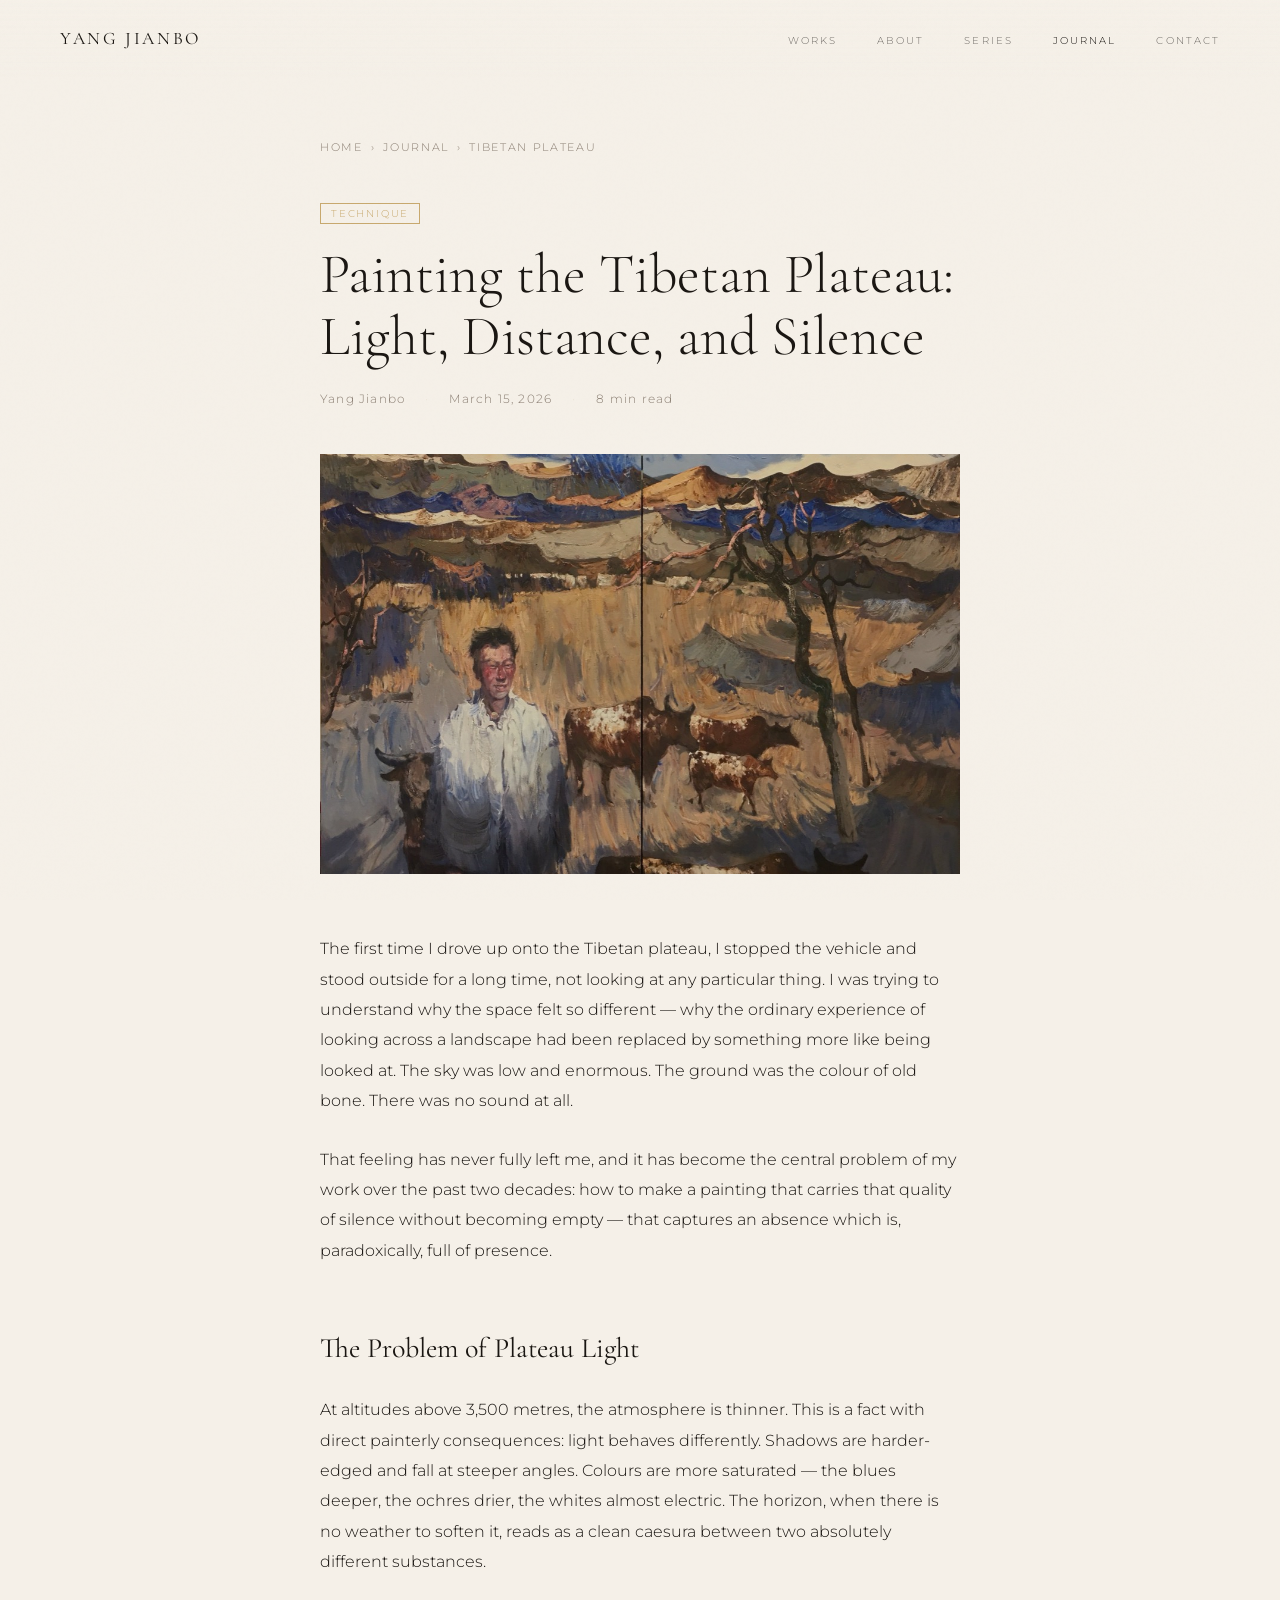
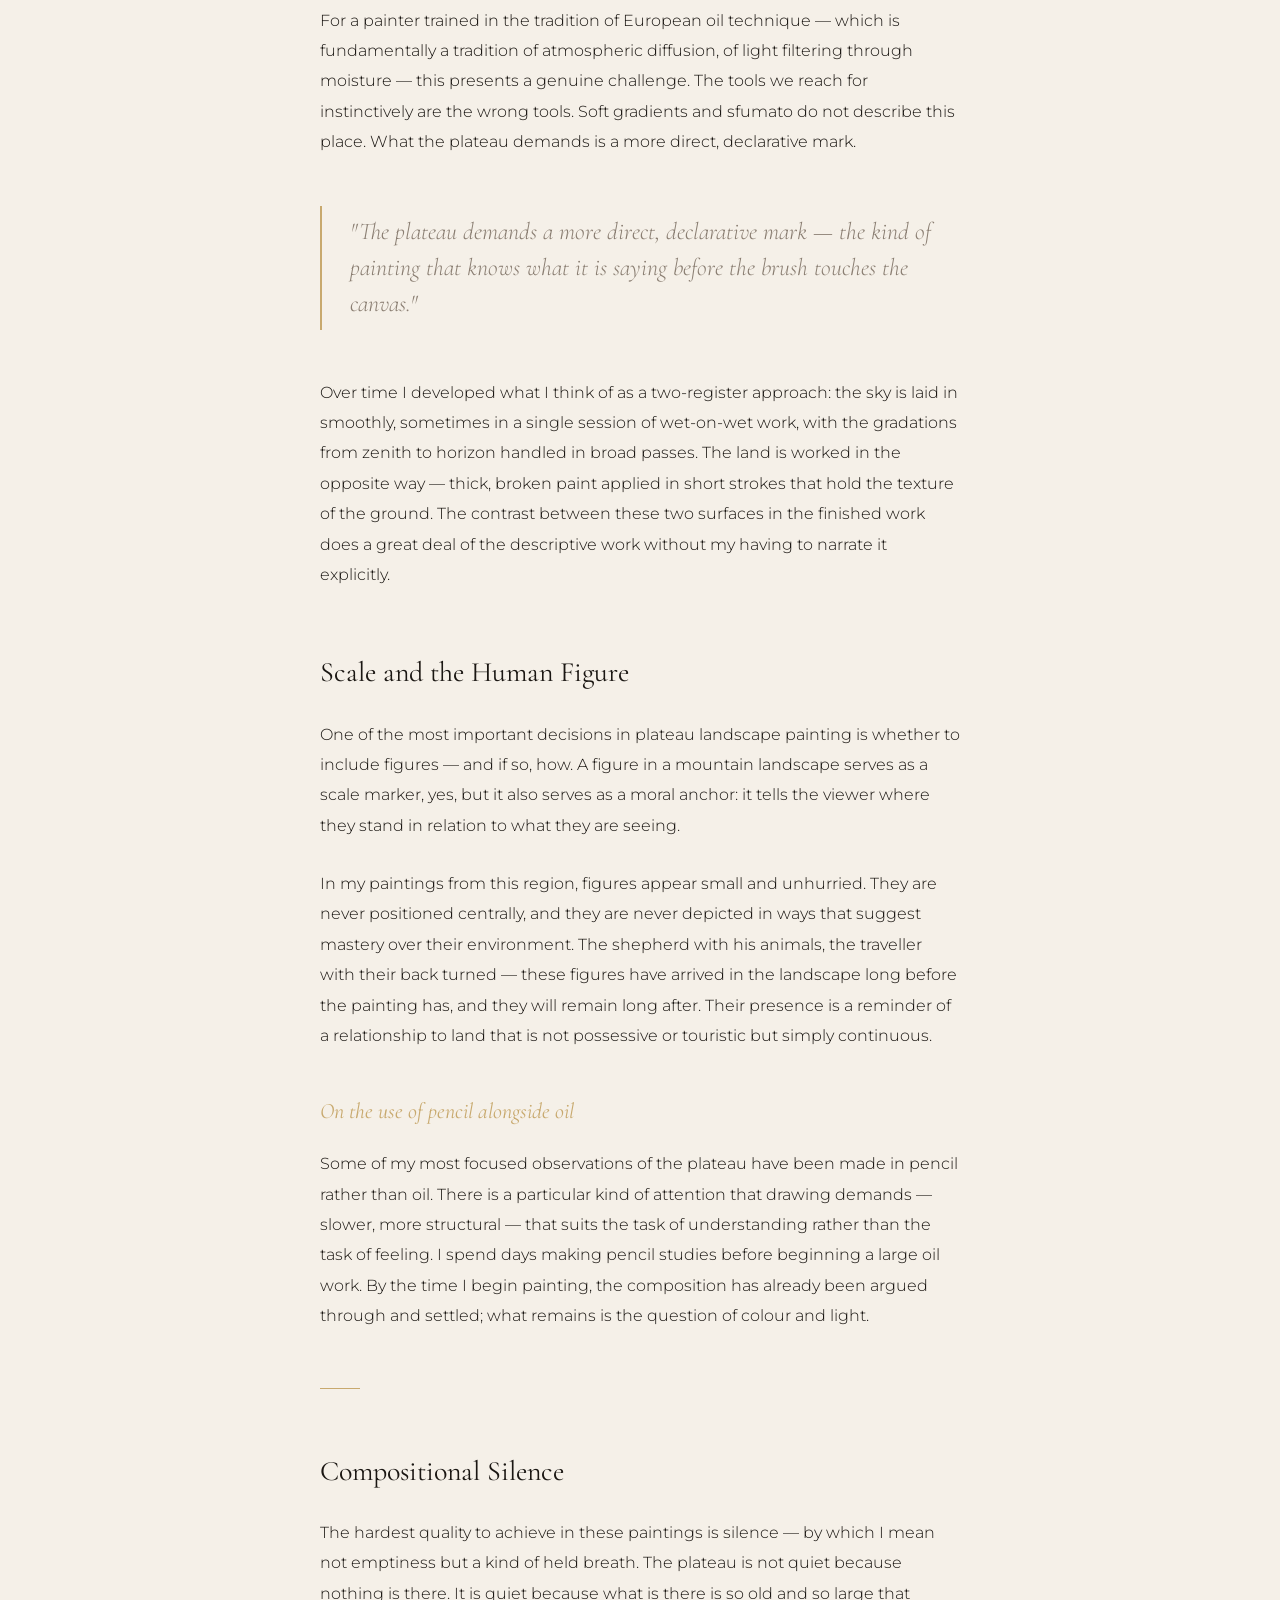
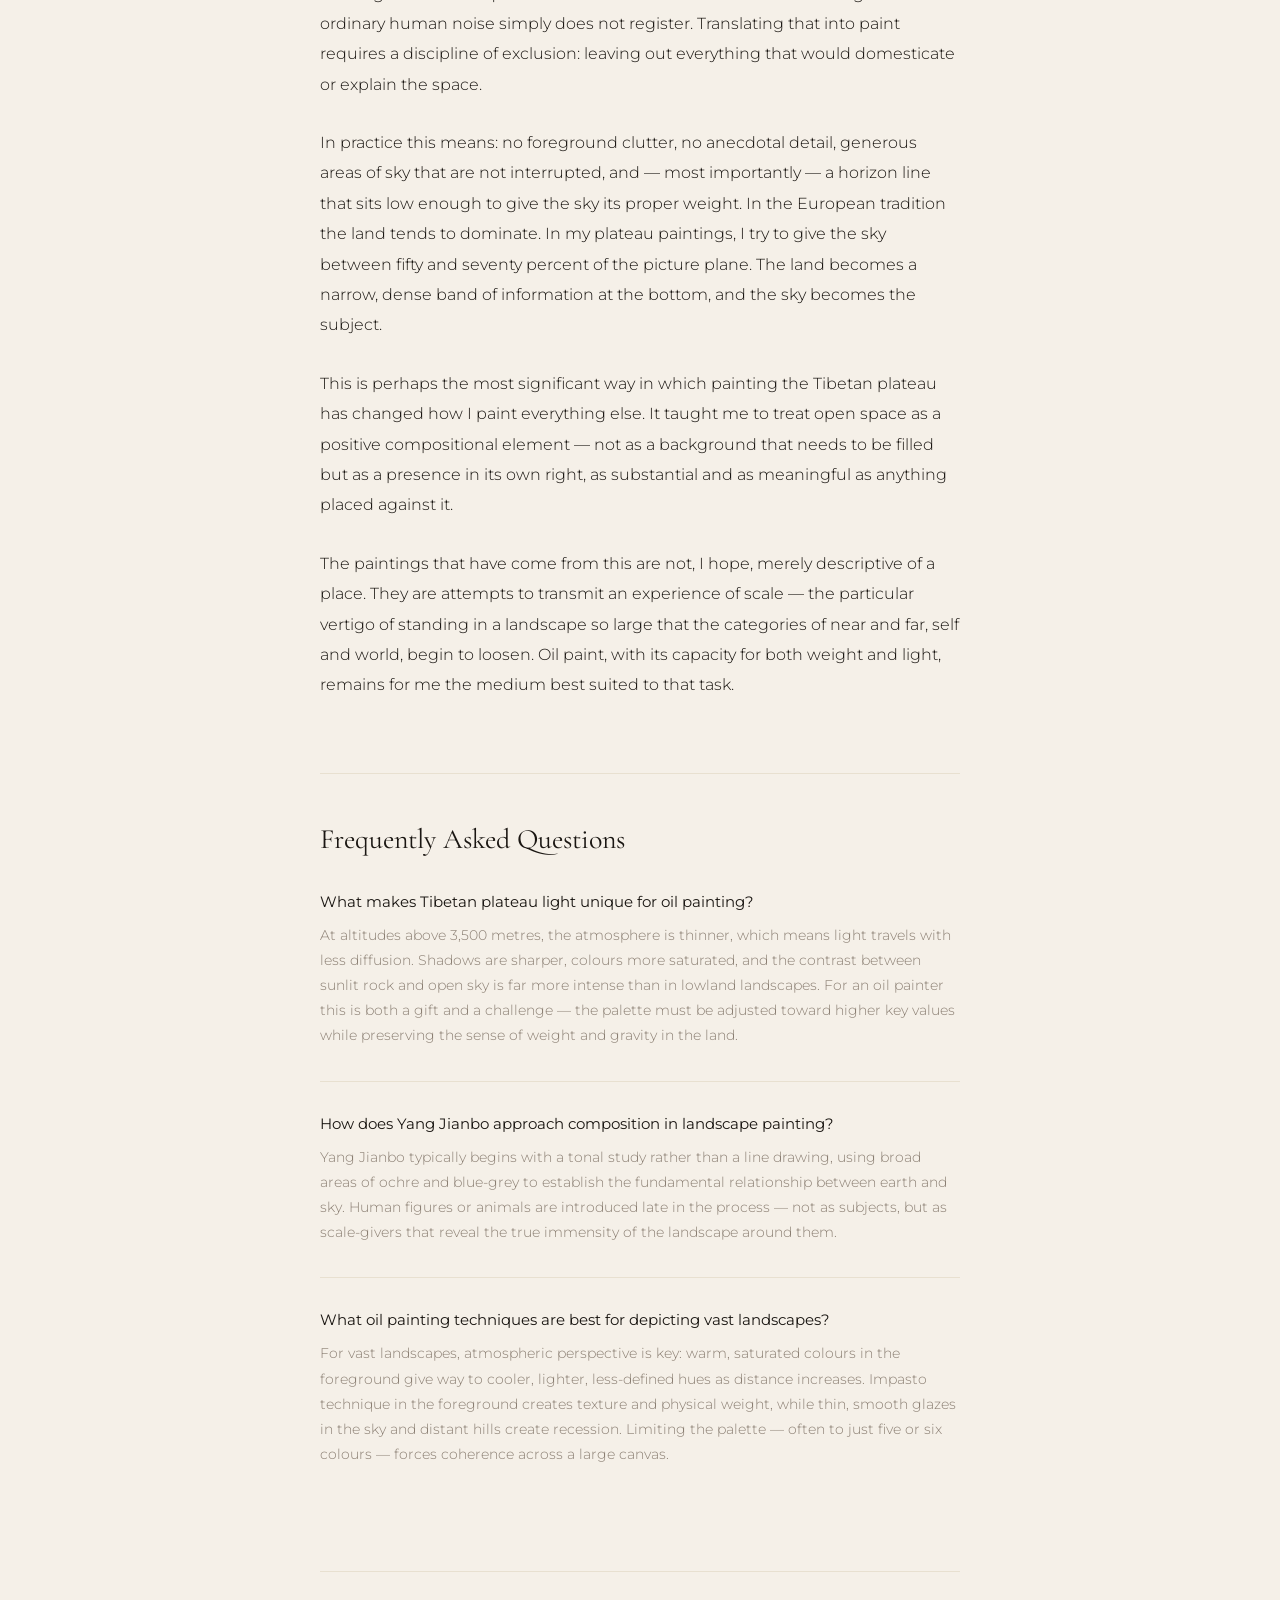
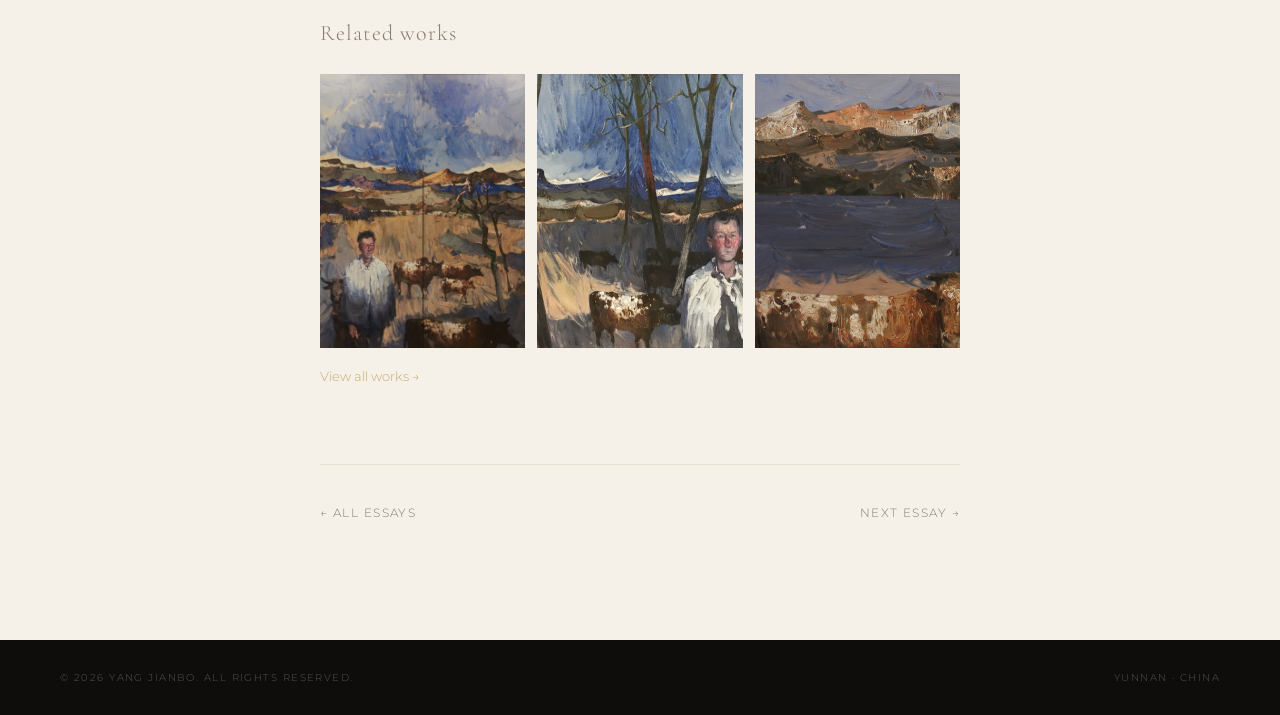
<file: blog/tibetan-landscape-oil-painting.html>
<!DOCTYPE html>
<html lang="en">
<head>
<script async src="https://www.googletagmanager.com/gtag/js?id=G-KQ1RSYF3QQ"></script>
<script>
  window.dataLayer = window.dataLayer || [];
  function gtag(){dataLayer.push(arguments);}
  gtag('js', new Date());
  gtag('config', 'G-KQ1RSYF3QQ');
</script>
<meta charset="UTF-8">
<meta name="viewport" content="width=device-width, initial-scale=1.0">

<!-- Primary SEO -->
<title>Painting the Tibetan Plateau: Light, Distance, and Silence — Yang Jianbo</title>
<meta name="description" content="Chinese artist Yang Jianbo reflects on painting the Tibetan plateau — how high-altitude light transforms landscape painting, and what oil paint uniquely offers when rendering that vast silence. Includes technique notes on color, atmosphere and composition.">
<meta name="keywords" content="Tibetan landscape oil painting, Chinese landscape painting techniques, Yang Jianbo, plateau painting, oil painting light, contemporary Chinese art, Tibetan art">
<meta name="author" content="Yang Jianbo">
<link rel="canonical" href="https://yangjianbo.com/blog/tibetan-landscape-oil-painting.html">

<!-- Open Graph -->
<meta property="og:type" content="article">
<meta property="og:url" content="https://yangjianbo.com/blog/tibetan-landscape-oil-painting.html">
<meta property="og:title" content="Painting the Tibetan Plateau: Light, Distance, and Silence">
<meta property="og:description" content="Yang Jianbo reflects on the unique challenges of painting Tibetan plateau landscapes — light, distance, silence, and the role of oil paint in capturing that charged stillness.">
<meta property="og:image" content="https://yangjianbo.com/small_image/works/《瓦扎和牛》布面油画200x180cm2018年（120000元）.JPG">
<meta property="og:image:alt" content="The Shepherd and the Blue Mountain — Oil on Canvas by Yang Jianbo, 2019">
<meta property="og:locale" content="en_US">
<meta property="og:site_name" content="Yang Jianbo">
<meta property="article:published_time" content="2026-03-15">
<meta property="article:author" content="Yang Jianbo">
<meta property="article:tag" content="oil painting">
<meta property="article:tag" content="Tibetan landscape">
<meta property="article:tag" content="painting technique">

<!-- Twitter Card -->
<meta name="twitter:card" content="summary_large_image">
<meta name="twitter:title" content="Painting the Tibetan Plateau: Light, Distance, and Silence">
<meta name="twitter:description" content="Yang Jianbo reflects on painting the Tibetan plateau — light, atmosphere, and the role of oil paint in capturing that vast silence.">
<meta name="twitter:image" content="https://yangjianbo.com/small_image/works/《瓦扎和牛》布面油画200x180cm2018年（120000元）.JPG">

<link rel="preconnect" href="https://fonts.googleapis.com">
<link href="https://fonts.googleapis.com/css2?family=Cormorant+Garamond:ital,wght@0,300;0,400;0,600;1,300;1,400&family=Montserrat:wght@200;300;400&display=swap" rel="stylesheet">
<link rel="stylesheet" href="/styles.css">
<link rel="icon" type="image/png" sizes="48x48" href="/favicon.png">
<link rel="icon" type="image/png" sizes="192x192" href="/favicon-192.png">

<!-- JSON-LD Article -->
<script type="application/ld+json">
{
  "@context": "https://schema.org",
  "@type": "Article",
  "headline": "Painting the Tibetan Plateau: Light, Distance, and Silence",
  "description": "Yang Jianbo reflects on the unique challenges and rewards of painting the Tibetan plateau landscape in oil — light quality, atmospheric depth, and compositional silence.",
  "image": "https://yangjianbo.com/small_image/works/《瓦扎和牛》布面油画200x180cm2018年（120000元）.JPG",
  "datePublished": "2026-03-15",
  "dateModified": "2026-03-15",
  "author": {
    "@type": "Person",
    "name": "Yang Jianbo",
    "url": "https://yangjianbo.com",
    "jobTitle": "Professor, Oil Painting",
    "worksFor": { "@type": "Organization", "name": "Yunnan University" }
  },
  "publisher": {
    "@type": "Person",
    "name": "Yang Jianbo",
    "url": "https://yangjianbo.com"
  },
  "mainEntityOfPage": "https://yangjianbo.com/blog/tibetan-landscape-oil-painting.html",
  "keywords": ["Tibetan landscape painting", "oil painting technique", "Chinese contemporary art", "plateau landscape", "Yang Jianbo"],
  "articleSection": "Technique",
  "wordCount": 950,
  "inLanguage": "en"
}
</script>

<!-- JSON-LD Breadcrumb -->
<script type="application/ld+json">
{
  "@context": "https://schema.org",
  "@type": "BreadcrumbList",
  "itemListElement": [
    { "@type": "ListItem", "position": 1, "name": "Home", "item": "https://yangjianbo.com/" },
    { "@type": "ListItem", "position": 2, "name": "Journal", "item": "https://yangjianbo.com/blog/" },
    { "@type": "ListItem", "position": 3, "name": "Painting the Tibetan Plateau", "item": "https://yangjianbo.com/blog/tibetan-landscape-oil-painting.html" }
  ]
}
</script>

<!-- FAQ Schema -->
<script type="application/ld+json">
{
  "@context": "https://schema.org",
  "@type": "FAQPage",
  "mainEntity": [
    {
      "@type": "Question",
      "name": "What makes Tibetan plateau light unique for oil painting?",
      "acceptedAnswer": {
        "@type": "Answer",
        "text": "At altitudes above 3,500 metres, the atmosphere is thinner, which means light travels with less diffusion. Shadows are sharper, colours more saturated, and the contrast between sunlit rock and open sky is far more intense than in lowland landscapes. For an oil painter this is both a gift and a challenge — the palette must be adjusted toward higher key values while preserving the sense of weight and gravity in the land."
      }
    },
    {
      "@type": "Question",
      "name": "How does Yang Jianbo approach composition in landscape painting?",
      "acceptedAnswer": {
        "@type": "Answer",
        "text": "Yang Jianbo typically begins with a tonal study rather than a line drawing, using broad areas of ochre and blue-grey to establish the fundamental relationship between earth and sky. Human figures or animals are introduced late in the process — not as subjects, but as scale-givers that reveal the true immensity of the landscape around them."
      }
    },
    {
      "@type": "Question",
      "name": "What oil painting techniques are best for depicting vast landscapes?",
      "acceptedAnswer": {
        "@type": "Answer",
        "text": "For vast landscapes, atmospheric perspective is key: warm, saturated colours in the foreground give way to cooler, lighter, less-defined hues as distance increases. Impasto technique in the foreground creates texture and physical weight, while thin, smooth glazes in the sky and distant hills create recession. Limiting the palette — often to just five or six colours — forces coherence across a large canvas."
      }
    }
  ]
}
</script>

<style>
.post-layout {
  max-width: 720px;
  margin: 0 auto;
  padding: 140px 40px 120px;
}
.post-breadcrumb {
  font-size: 11px;
  letter-spacing: 0.15em;
  text-transform: uppercase;
  color: var(--muted);
  margin-bottom: 48px;
  display: flex;
  gap: 8px;
  align-items: center;
}
.post-breadcrumb a { color: var(--muted); text-decoration: none; }
.post-breadcrumb a:hover { color: var(--warm); }
.post-tag {
  display: inline-block;
  font-size: 10px;
  letter-spacing: 0.18em;
  text-transform: uppercase;
  color: var(--warm);
  border: 1px solid var(--warm);
  padding: 3px 10px;
  margin-bottom: 20px;
}
.post-title {
  font-family: 'Cormorant Garamond', serif;
  font-size: clamp(36px, 5vw, 56px);
  font-weight: 300;
  line-height: 1.1;
  color: var(--ink);
  margin-bottom: 24px;
}
.post-meta {
  font-size: 12px;
  color: var(--muted);
  letter-spacing: 0.1em;
  margin-bottom: 48px;
  display: flex;
  gap: 20px;
  align-items: center;
}
.post-meta-dot { color: var(--light); }
.post-hero-img {
  width: 100%;
  height: 420px;
  object-fit: cover;
  object-position: center 80%;
  margin-bottom: 56px;
  pointer-events: none;
  -webkit-user-drag: none;
  user-drag: none;
  -webkit-user-select: none;
  user-select: none;
}
.post-body {
  font-size: 16px;
  line-height: 1.9;
  color: var(--ink);
}
.post-body p { margin-bottom: 28px; }
.post-body h2 {
  font-family: 'Cormorant Garamond', serif;
  font-size: 28px;
  font-weight: 400;
  margin: 56px 0 20px;
  color: var(--ink);
}
.post-body h3 {
  font-family: 'Cormorant Garamond', serif;
  font-size: 22px;
  font-weight: 400;
  font-style: italic;
  margin: 40px 0 16px;
  color: var(--warm);
}
.post-pull {
  font-family: 'Cormorant Garamond', serif;
  font-size: 24px;
  font-style: italic;
  font-weight: 300;
  line-height: 1.5;
  color: var(--muted);
  border-left: 2px solid var(--warm);
  padding: 8px 0 8px 28px;
  margin: 48px 0;
}
.post-divider {
  width: 40px;
  height: 1px;
  background: var(--warm);
  margin: 56px 0;
}
.post-faq {
  margin-top: 72px;
  border-top: 1px solid var(--light);
  padding-top: 48px;
}
.post-faq h2 {
  font-family: 'Cormorant Garamond', serif;
  font-size: 28px;
  font-weight: 400;
  margin-bottom: 36px;
  color: var(--ink);
}
.faq-item {
  margin-bottom: 32px;
  padding-bottom: 32px;
  border-bottom: 1px solid var(--light);
}
.faq-item:last-child { border-bottom: none; }
.faq-q {
  font-size: 15px;
  font-weight: 400;
  color: var(--ink);
  margin-bottom: 12px;
}
.faq-a {
  font-size: 14px;
  line-height: 1.8;
  color: var(--muted);
}
.post-nav {
  margin-top: 80px;
  padding-top: 40px;
  border-top: 1px solid var(--light);
  display: flex;
  justify-content: space-between;
  gap: 24px;
  flex-wrap: wrap;
}
.post-nav a {
  font-size: 12px;
  letter-spacing: 0.12em;
  text-transform: uppercase;
  color: var(--muted);
  text-decoration: none;
  display: flex;
  align-items: center;
  gap: 8px;
  transition: color 0.2s;
}
.post-nav a:hover { color: var(--warm); }
.post-related-works {
  margin-top: 72px;
  padding-top: 48px;
  border-top: 1px solid var(--light);
}
.post-related-works h2 {
  font-family: 'Cormorant Garamond', serif;
  font-size: 22px;
  font-weight: 300;
  margin-bottom: 28px;
  color: var(--muted);
  letter-spacing: 0.05em;
}
.related-works-grid {
  display: grid;
  grid-template-columns: repeat(3, 1fr);
  gap: 12px;
}
.related-work-img {
  width: 100%;
  aspect-ratio: 3/4;
  object-fit: cover;
  pointer-events: none;
  -webkit-user-drag: none;
  user-drag: none;
  -webkit-user-select: none;
  user-select: none;
}
@media (max-width: 900px) {
  .post-layout { padding: 110px 28px 80px; }
  .post-hero-img { height: 280px; }
  .post-meta { flex-wrap: wrap; gap: 8px; }
  .post-meta-dot { display: none; }
  .post-pull { font-size: 21px; padding-left: 20px; }
  .post-body h2 { font-size: 26px; margin: 44px 0 16px; }
  .post-body h3 { font-size: 20px; }
  .related-works-grid { grid-template-columns: repeat(2, 1fr); }
  .post-nav { gap: 16px; }
}
@media (max-width: 600px) {
  .post-layout { padding: 100px 20px 64px; }
  .post-title { font-size: 30px; line-height: 1.15; }
  .post-hero-img { height: 220px; }
  .post-pull { font-size: 18px; padding-left: 16px; margin: 36px 0; }
  .post-body { font-size: 15px; line-height: 1.85; }
  .post-body p { margin-bottom: 22px; }
  .post-body h2 { font-size: 22px; margin: 36px 0 14px; }
  .post-body h3 { font-size: 19px; }
  .post-breadcrumb { font-size: 10px; gap: 5px; flex-wrap: wrap; }
  .faq-q { font-size: 14px; }
  .faq-a { font-size: 13px; }
  .related-works-grid { grid-template-columns: 1fr; gap: 8px; }
  .post-nav { flex-direction: column; gap: 12px; }
  .post-nav a { font-size: 11px; }
  .post-related-works h2 { font-size: 18px; }
}
</style>
</head>
<body>

<nav>
  <a href="/" class="nav-logo">Yang Jianbo</a>
  <ul class="nav-links">
    <li><a href="/#works">Works</a></li>
    <li><a href="/#about">About</a></li>
    <li><a href="/#series">Series</a></li>
    <li><a href="/blog/" style="opacity:1">Journal</a></li>
    <li><a href="/#contact">Contact</a></li>
  </ul>
  <button class="nav-hamburger" aria-label="Open menu" onclick="this.closest('nav').classList.toggle('menu-open')">
    <span></span><span></span><span></span>
  </button>
</nav>

<article class="post-layout">

  <div class="post-breadcrumb">
    <a href="/">Home</a> <span>›</span>
    <a href="/blog/">Journal</a> <span>›</span>
    <span>Tibetan Plateau</span>
  </div>

  <div class="post-tag">Technique</div>
  <h1 class="post-title">Painting the Tibetan Plateau: Light, Distance, and Silence</h1>
  <div class="post-meta">
    <span>Yang Jianbo</span>
    <span class="post-meta-dot">·</span>
    <time datetime="2026-03-15">March 15, 2026</time>
    <span class="post-meta-dot">·</span>
    <span>8 min read</span>
  </div>

  <img class="post-hero-img" src="/small_image/works/《瓦扎和牛》布面油画200x180cm2018年（120000元）.JPG" alt="The Shepherd and the Blue Mountain — Oil on Canvas by Yang Jianbo, 2019">

  <div class="post-body">

    <p>The first time I drove up onto the Tibetan plateau, I stopped the vehicle and stood outside for a long time, not looking at any particular thing. I was trying to understand why the space felt so different — why the ordinary experience of looking across a landscape had been replaced by something more like being looked at. The sky was low and enormous. The ground was the colour of old bone. There was no sound at all.</p>

    <p>That feeling has never fully left me, and it has become the central problem of my work over the past two decades: how to make a painting that carries that quality of silence without becoming empty — that captures an absence which is, paradoxically, full of presence.</p>

    <h2>The Problem of Plateau Light</h2>

    <p>At altitudes above 3,500 metres, the atmosphere is thinner. This is a fact with direct painterly consequences: light behaves differently. Shadows are harder-edged and fall at steeper angles. Colours are more saturated — the blues deeper, the ochres drier, the whites almost electric. The horizon, when there is no weather to soften it, reads as a clean caesura between two absolutely different substances.</p>

    <p>For a painter trained in the tradition of European oil technique — which is fundamentally a tradition of atmospheric diffusion, of light filtering through moisture — this presents a genuine challenge. The tools we reach for instinctively are the wrong tools. Soft gradients and sfumato do not describe this place. What the plateau demands is a more direct, declarative mark.</p>

    <div class="post-pull">"The plateau demands a more direct, declarative mark — the kind of painting that knows what it is saying before the brush touches the canvas."</div>

    <p>Over time I developed what I think of as a two-register approach: the sky is laid in smoothly, sometimes in a single session of wet-on-wet work, with the gradations from zenith to horizon handled in broad passes. The land is worked in the opposite way — thick, broken paint applied in short strokes that hold the texture of the ground. The contrast between these two surfaces in the finished work does a great deal of the descriptive work without my having to narrate it explicitly.</p>

    <h2>Scale and the Human Figure</h2>

    <p>One of the most important decisions in plateau landscape painting is whether to include figures — and if so, how. A figure in a mountain landscape serves as a scale marker, yes, but it also serves as a moral anchor: it tells the viewer where they stand in relation to what they are seeing.</p>

    <p>In my paintings from this region, figures appear small and unhurried. They are never positioned centrally, and they are never depicted in ways that suggest mastery over their environment. The shepherd with his animals, the traveller with their back turned — these figures have arrived in the landscape long before the painting has, and they will remain long after. Their presence is a reminder of a relationship to land that is not possessive or touristic but simply continuous.</p>

    <h3>On the use of pencil alongside oil</h3>

    <p>Some of my most focused observations of the plateau have been made in pencil rather than oil. There is a particular kind of attention that drawing demands — slower, more structural — that suits the task of understanding rather than the task of feeling. I spend days making pencil studies before beginning a large oil work. By the time I begin painting, the composition has already been argued through and settled; what remains is the question of colour and light.</p>

    <div class="post-divider"></div>

    <h2>Compositional Silence</h2>

    <p>The hardest quality to achieve in these paintings is silence — by which I mean not emptiness but a kind of held breath. The plateau is not quiet because nothing is there. It is quiet because what is there is so old and so large that ordinary human noise simply does not register. Translating that into paint requires a discipline of exclusion: leaving out everything that would domesticate or explain the space.</p>

    <p>In practice this means: no foreground clutter, no anecdotal detail, generous areas of sky that are not interrupted, and — most importantly — a horizon line that sits low enough to give the sky its proper weight. In the European tradition the land tends to dominate. In my plateau paintings, I try to give the sky between fifty and seventy percent of the picture plane. The land becomes a narrow, dense band of information at the bottom, and the sky becomes the subject.</p>

    <p>This is perhaps the most significant way in which painting the Tibetan plateau has changed how I paint everything else. It taught me to treat open space as a positive compositional element — not as a background that needs to be filled but as a presence in its own right, as substantial and as meaningful as anything placed against it.</p>

    <p>The paintings that have come from this are not, I hope, merely descriptive of a place. They are attempts to transmit an experience of scale — the particular vertigo of standing in a landscape so large that the categories of near and far, self and world, begin to loosen. Oil paint, with its capacity for both weight and light, remains for me the medium best suited to that task.</p>

  </div>

  <!-- FAQ Section -->
  <section class="post-faq">
    <h2>Frequently Asked Questions</h2>

    <div class="faq-item">
      <p class="faq-q">What makes Tibetan plateau light unique for oil painting?</p>
      <p class="faq-a">At altitudes above 3,500 metres, the atmosphere is thinner, which means light travels with less diffusion. Shadows are sharper, colours more saturated, and the contrast between sunlit rock and open sky is far more intense than in lowland landscapes. For an oil painter this is both a gift and a challenge — the palette must be adjusted toward higher key values while preserving the sense of weight and gravity in the land.</p>
    </div>

    <div class="faq-item">
      <p class="faq-q">How does Yang Jianbo approach composition in landscape painting?</p>
      <p class="faq-a">Yang Jianbo typically begins with a tonal study rather than a line drawing, using broad areas of ochre and blue-grey to establish the fundamental relationship between earth and sky. Human figures or animals are introduced late in the process — not as subjects, but as scale-givers that reveal the true immensity of the landscape around them.</p>
    </div>

    <div class="faq-item">
      <p class="faq-q">What oil painting techniques are best for depicting vast landscapes?</p>
      <p class="faq-a">For vast landscapes, atmospheric perspective is key: warm, saturated colours in the foreground give way to cooler, lighter, less-defined hues as distance increases. Impasto technique in the foreground creates texture and physical weight, while thin, smooth glazes in the sky and distant hills create recession. Limiting the palette — often to just five or six colours — forces coherence across a large canvas.</p>
    </div>
  </section>

  <!-- Related works -->
  <section class="post-related-works">
    <h2>Related works</h2>
    <div class="related-works-grid">
      <img class="related-work-img" src="/small_image/works/《瓦扎和牛》布面油画200x180cm2018年（120000元）.JPG" alt="The Shepherd and the Blue Mountain, Oil on Canvas, 2019 — Yang Jianbo">
      <img class="related-work-img" src="/small_image/works/《惊蛰》布面油画90x200cm 2018年（60000元）.JPG" alt="Plateau Herd, Oil on Canvas — Yang Jianbo">
      <img class="related-work-img" src="/small_image/works/《暮色》布面油画90x200cm 2021年（40000元）.JPG" alt="The Wanderer, Oil on Canvas, 2019 — Yang Jianbo">
    </div>
    <p style="margin-top:20px;font-size:13px;color:var(--muted);">
      <a href="/#works" style="color:var(--warm);text-decoration:none;">View all works →</a>
    </p>
  </section>

  <!-- Post navigation -->
  <div class="post-nav">
    <a href="/blog/">← All essays</a>
    <a href="/blog/contemporary-chinese-oil-painting.html">Next essay →</a>
  </div>

</article>

<footer>
  <span>© 2026 Yang Jianbo. All Rights Reserved.</span>
  <span>Yunnan · China</span>
</footer>

</body>
</html>
</file>
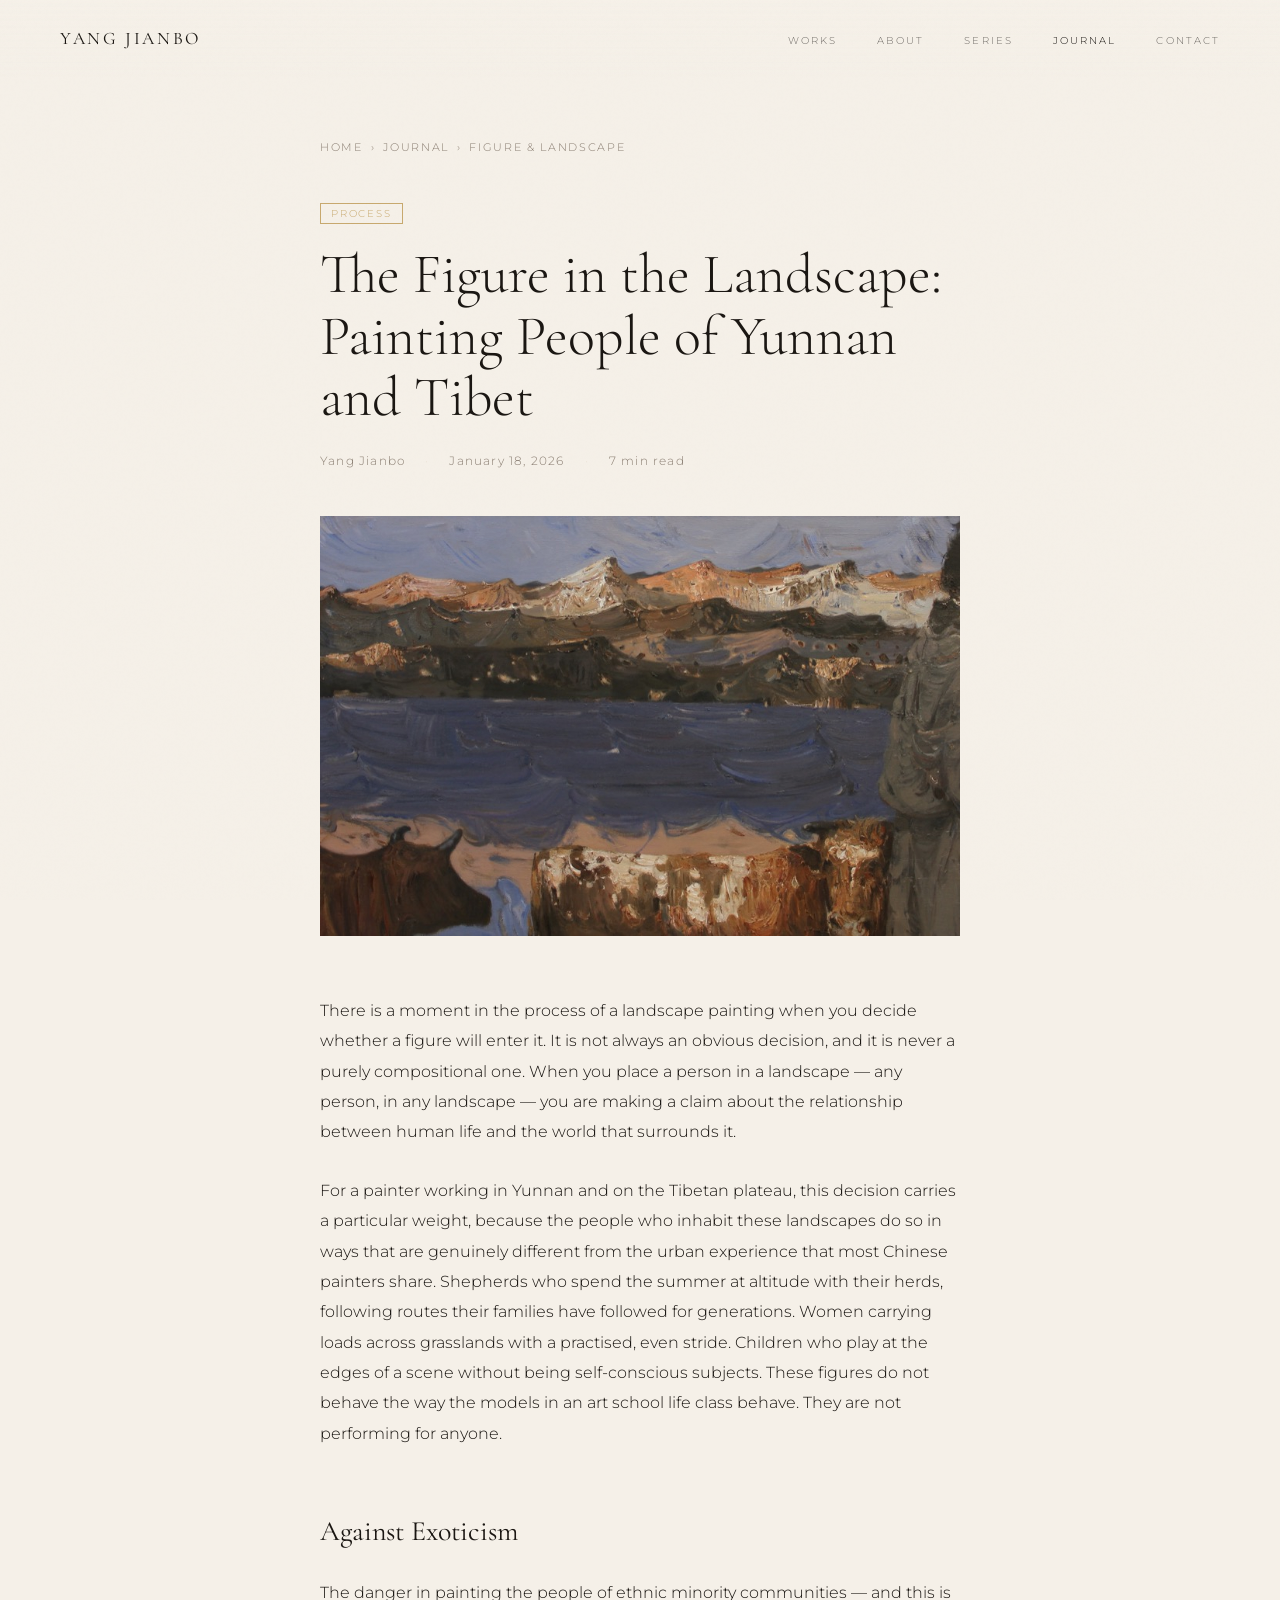
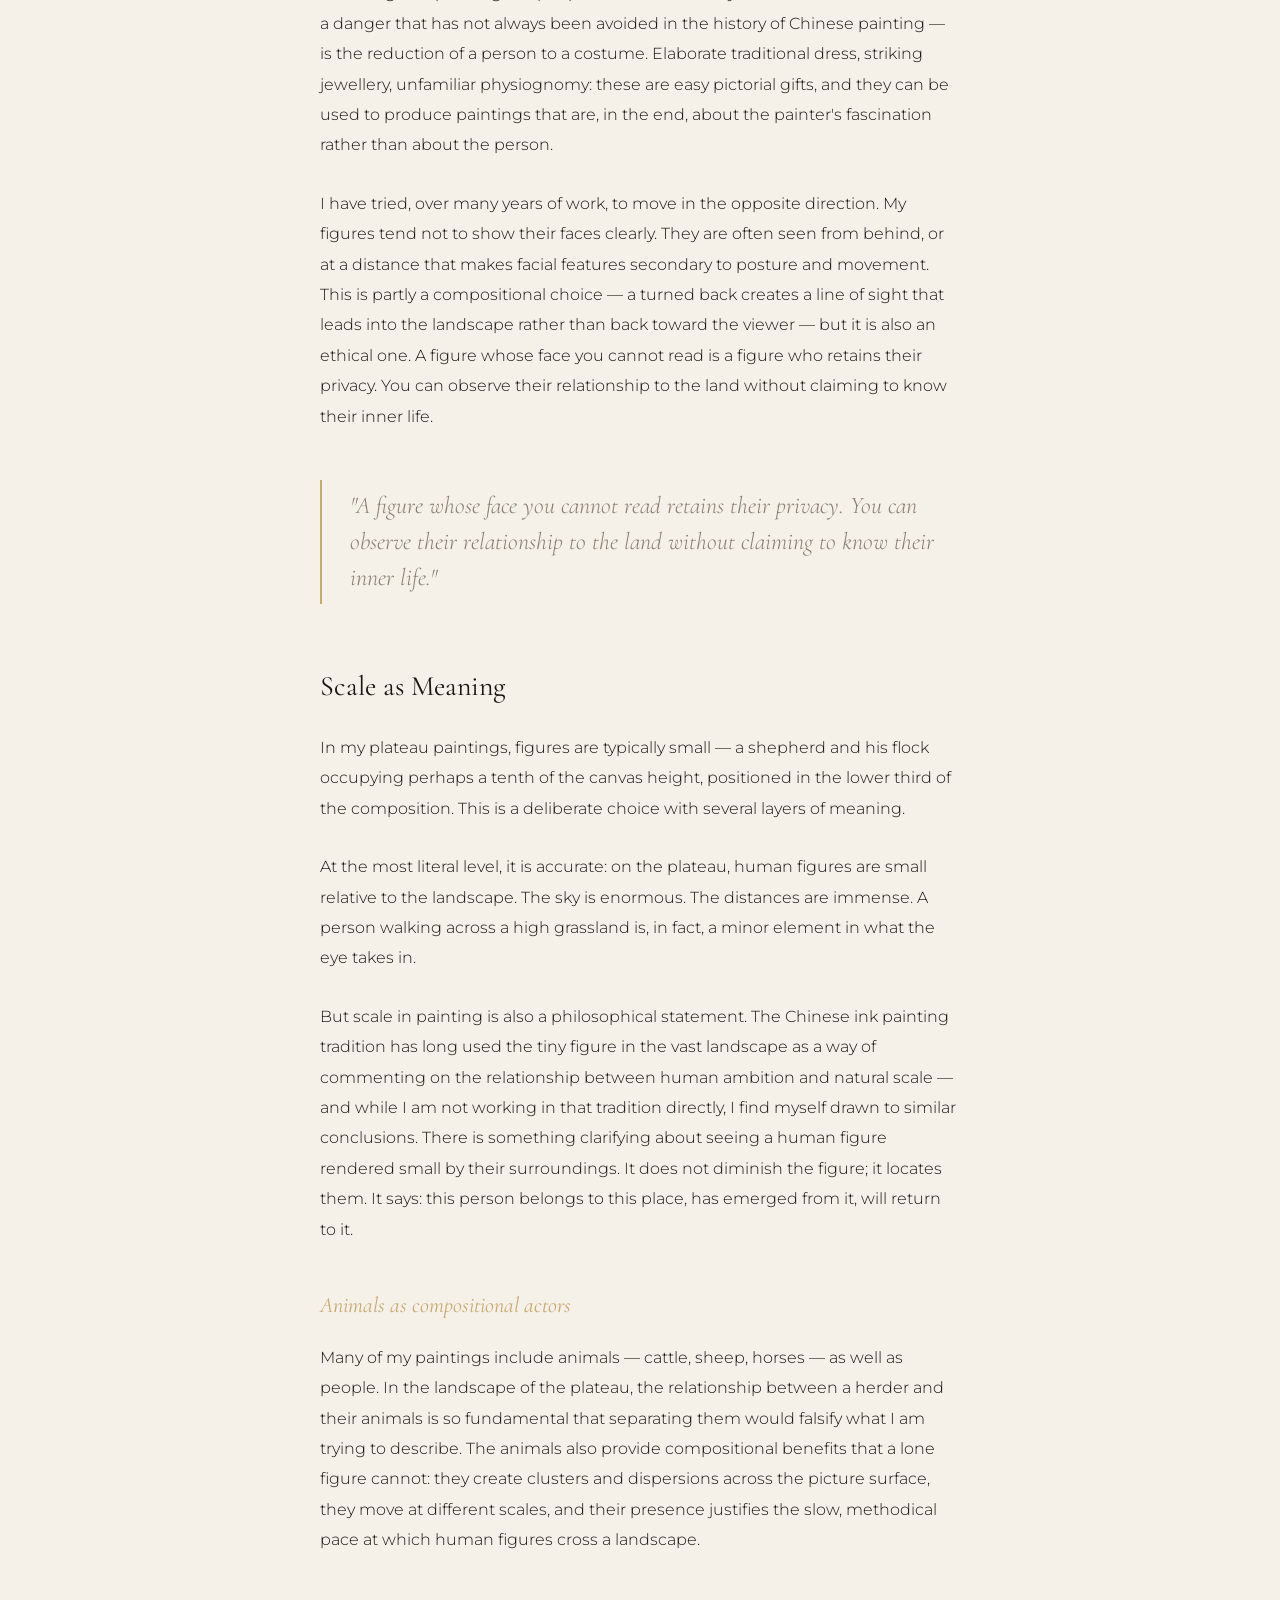
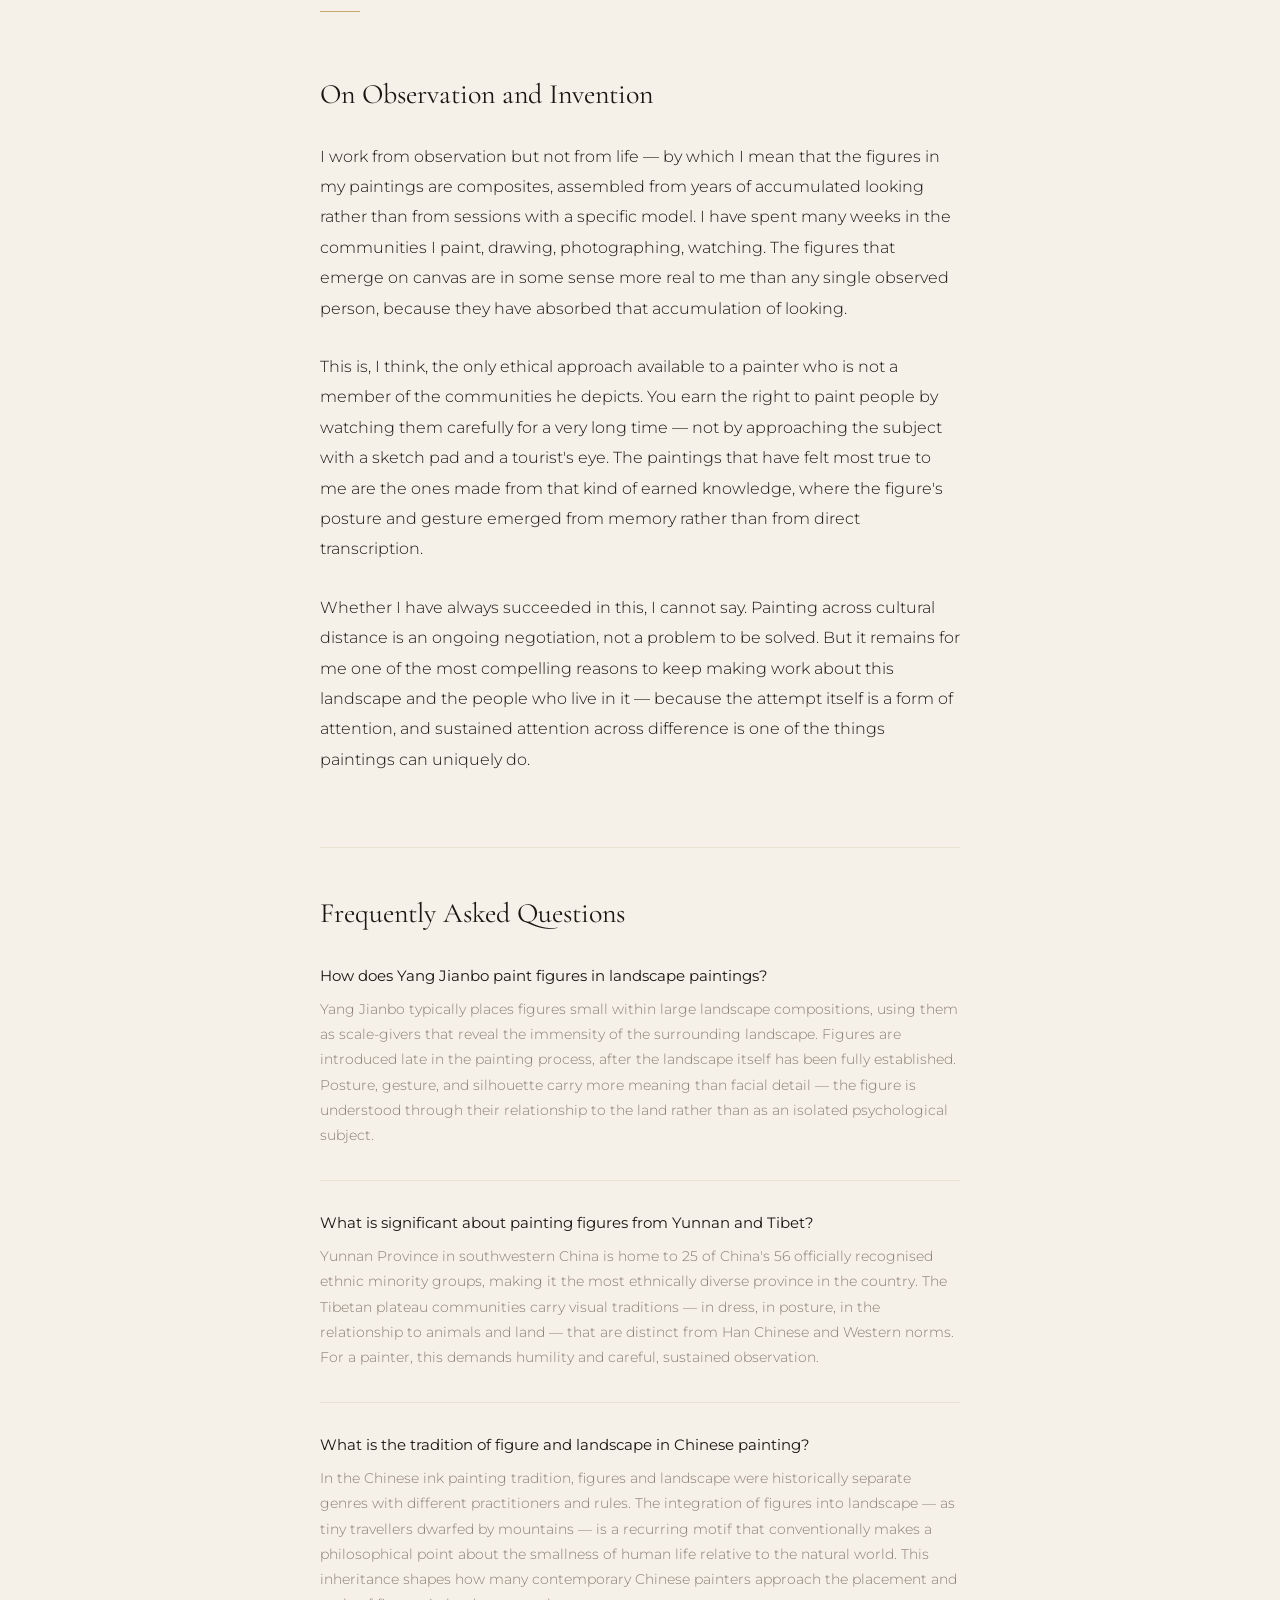
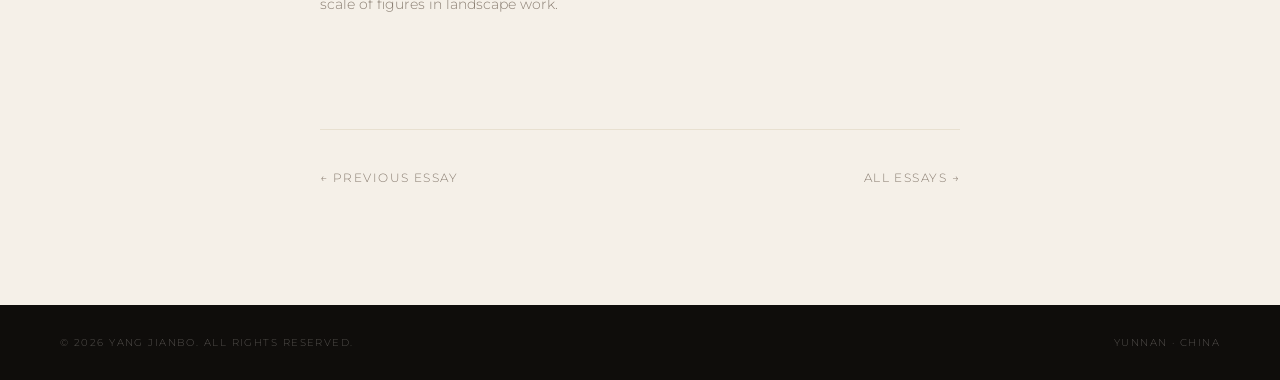
<file: blog/yunnan-figure-painting.html>
<!DOCTYPE html>
<html lang="en">
<head>
<script async src="https://www.googletagmanager.com/gtag/js?id=G-KQ1RSYF3QQ"></script>
<script>
  window.dataLayer = window.dataLayer || [];
  function gtag(){dataLayer.push(arguments);}
  gtag('js', new Date());
  gtag('config', 'G-KQ1RSYF3QQ');
</script>
<meta charset="UTF-8">
<meta name="viewport" content="width=device-width, initial-scale=1.0">

<!-- Primary SEO -->
<title>The Figure in the Landscape: Painting People of Yunnan and Tibet — Yang Jianbo</title>
<meta name="description" content="Yang Jianbo on painting the human figure within expansive Yunnan and Tibetan landscapes — how posture, scale, and gesture become the primary language when depicting people across cultural distance.">
<meta name="keywords" content="Yunnan figure painting, Tibetan figure painting, Chinese figurative oil painting, Yang Jianbo, painting people, landscape and figure, Yunnan art, oil painting figures">
<meta name="author" content="Yang Jianbo">
<link rel="canonical" href="https://yangjianbo.com/blog/yunnan-figure-painting.html">

<!-- Open Graph -->
<meta property="og:type" content="article">
<meta property="og:url" content="https://yangjianbo.com/blog/yunnan-figure-painting.html">
<meta property="og:title" content="The Figure in the Landscape: Painting People of Yunnan and Tibet">
<meta property="og:description" content="Thoughts on depicting the human figure within expansive landscapes — how posture, scale, and gesture become the primary language when words cannot cross a cultural distance.">
<meta property="og:image" content="https://yangjianbo.com/small_image/works/《暮色》布面油画90x200cm 2021年（40000元）.JPG">
<meta property="og:locale" content="en_US">
<meta property="og:site_name" content="Yang Jianbo">
<meta property="article:published_time" content="2026-01-18">
<meta property="article:author" content="Yang Jianbo">
<meta property="article:tag" content="figurative painting">
<meta property="article:tag" content="Yunnan">
<meta property="article:tag" content="Tibet">

<!-- Twitter Card -->
<meta name="twitter:card" content="summary_large_image">
<meta name="twitter:title" content="The Figure in the Landscape: Painting People of Yunnan and Tibet">
<meta name="twitter:description" content="Yang Jianbo on how posture, scale, and gesture become the primary language when painting people across cultural distance.">
<meta name="twitter:image" content="https://yangjianbo.com/small_image/works/《暮色》布面油画90x200cm 2021年（40000元）.JPG">

<link rel="preconnect" href="https://fonts.googleapis.com">
<link href="https://fonts.googleapis.com/css2?family=Cormorant+Garamond:ital,wght@0,300;0,400;0,600;1,300;1,400&family=Montserrat:wght@200;300;400&display=swap" rel="stylesheet">
<link rel="stylesheet" href="/styles.css">
<link rel="icon" type="image/png" sizes="48x48" href="/favicon.png">

<!-- JSON-LD Article -->
<script type="application/ld+json">
{
  "@context": "https://schema.org",
  "@type": "Article",
  "headline": "The Figure in the Landscape: Painting People of Yunnan and Tibet",
  "description": "Yang Jianbo reflects on painting the human figure in expansive Yunnan and Tibetan landscapes — posture, scale, gesture, and the question of depicting people across cultural distance.",
  "image": "https://yangjianbo.com/small_image/works/《暮色》布面油画90x200cm 2021年（40000元）.JPG",
  "datePublished": "2026-01-18",
  "dateModified": "2026-01-18",
  "author": {
    "@type": "Person",
    "name": "Yang Jianbo",
    "url": "https://yangjianbo.com",
    "jobTitle": "Professor, Oil Painting"
  },
  "publisher": { "@type": "Person", "name": "Yang Jianbo", "url": "https://yangjianbo.com" },
  "mainEntityOfPage": "https://yangjianbo.com/blog/yunnan-figure-painting.html",
  "keywords": ["Yunnan figure painting", "figurative oil painting", "Chinese landscape figure", "Yang Jianbo"],
  "articleSection": "Process",
  "wordCount": 880,
  "inLanguage": "en"
}
</script>

<script type="application/ld+json">
{
  "@context": "https://schema.org",
  "@type": "BreadcrumbList",
  "itemListElement": [
    { "@type": "ListItem", "position": 1, "name": "Home", "item": "https://yangjianbo.com/" },
    { "@type": "ListItem", "position": 2, "name": "Journal", "item": "https://yangjianbo.com/blog/" },
    { "@type": "ListItem", "position": 3, "name": "The Figure in the Landscape", "item": "https://yangjianbo.com/blog/yunnan-figure-painting.html" }
  ]
}
</script>

<script type="application/ld+json">
{
  "@context": "https://schema.org",
  "@type": "FAQPage",
  "mainEntity": [
    {
      "@type": "Question",
      "name": "How does Yang Jianbo paint figures in landscape paintings?",
      "acceptedAnswer": {
        "@type": "Answer",
        "text": "Yang Jianbo typically places figures small within large landscape compositions, using them not as primary subjects but as scale-givers that reveal the immensity of the surrounding landscape. Figures are introduced late in the painting process, after the landscape itself has been fully established. Posture, gesture, and silhouette carry more meaning than facial detail — the figure is understood through their relationship to the land rather than as an isolated psychological subject."
      }
    },
    {
      "@type": "Question",
      "name": "What is significant about painting figures from Yunnan and Tibet?",
      "acceptedAnswer": {
        "@type": "Answer",
        "text": "Yunnan Province in southwestern China is home to 25 of China's 56 officially recognised ethnic minority groups, making it the most ethnically diverse province in the country. The Tibetan plateau communities across the region carry visual traditions — in dress, in posture, in the relationship to animals and land — that are distinct from Han Chinese and from Western norms. For a painter, this means working across a cultural distance that demands humility and careful attention."
      }
    },
    {
      "@type": "Question",
      "name": "What is the tradition of figure and landscape in Chinese painting?",
      "acceptedAnswer": {
        "@type": "Answer",
        "text": "In the Chinese ink painting tradition, figures (人物) and landscape (山水) were historically separate genres with different practitioners and different rules. The integration of figures into landscape — as tiny travellers dwarfed by mountains — is a recurring motif, but it conventionally makes a philosophical point about the smallness of human life relative to the natural world. This inheritance shapes how many contemporary Chinese painters approach the placement and scale of figures in landscape work."
      }
    }
  ]
}
</script>

<style>
.post-layout { max-width: 720px; margin: 0 auto; padding: 140px 40px 120px; }
.post-breadcrumb { font-size: 11px; letter-spacing: 0.15em; text-transform: uppercase; color: var(--muted); margin-bottom: 48px; display: flex; gap: 8px; align-items: center; }
.post-breadcrumb a { color: var(--muted); text-decoration: none; }
.post-breadcrumb a:hover { color: var(--warm); }
.post-tag { display: inline-block; font-size: 10px; letter-spacing: 0.18em; text-transform: uppercase; color: var(--warm); border: 1px solid var(--warm); padding: 3px 10px; margin-bottom: 20px; }
.post-title { font-family: 'Cormorant Garamond', serif; font-size: clamp(36px, 5vw, 56px); font-weight: 300; line-height: 1.1; color: var(--ink); margin-bottom: 24px; }
.post-meta { font-size: 12px; color: var(--muted); letter-spacing: 0.1em; margin-bottom: 48px; display: flex; gap: 20px; align-items: center; }
.post-meta-dot { color: var(--light); }
.post-hero-img { width: 100%; height: 420px; object-fit: cover; object-position: 30% 60%; margin-bottom: 56px; pointer-events: none; -webkit-user-drag: none; user-drag: none; -webkit-user-select: none; user-select: none; }
.post-body { font-size: 16px; line-height: 1.9; color: var(--ink); }
.post-body p { margin-bottom: 28px; }
.post-body h2 { font-family: 'Cormorant Garamond', serif; font-size: 28px; font-weight: 400; margin: 56px 0 20px; color: var(--ink); }
.post-body h3 { font-family: 'Cormorant Garamond', serif; font-size: 22px; font-weight: 400; font-style: italic; margin: 40px 0 16px; color: var(--warm); }
.post-pull { font-family: 'Cormorant Garamond', serif; font-size: 24px; font-style: italic; font-weight: 300; line-height: 1.5; color: var(--muted); border-left: 2px solid var(--warm); padding: 8px 0 8px 28px; margin: 48px 0; }
.post-divider { width: 40px; height: 1px; background: var(--warm); margin: 56px 0; }
.post-faq { margin-top: 72px; border-top: 1px solid var(--light); padding-top: 48px; }
.post-faq h2 { font-family: 'Cormorant Garamond', serif; font-size: 28px; font-weight: 400; margin-bottom: 36px; color: var(--ink); }
.faq-item { margin-bottom: 32px; padding-bottom: 32px; border-bottom: 1px solid var(--light); }
.faq-item:last-child { border-bottom: none; }
.faq-q { font-size: 15px; font-weight: 400; color: var(--ink); margin-bottom: 12px; }
.faq-a { font-size: 14px; line-height: 1.8; color: var(--muted); }
.post-nav { margin-top: 80px; padding-top: 40px; border-top: 1px solid var(--light); display: flex; justify-content: space-between; gap: 24px; flex-wrap: wrap; }
.post-nav a { font-size: 12px; letter-spacing: 0.12em; text-transform: uppercase; color: var(--muted); text-decoration: none; transition: color 0.2s; }
.post-nav a:hover { color: var(--warm); }
@media (max-width: 900px) {
  .post-layout { padding: 110px 28px 80px; }
  .post-hero-img { height: 280px; }
  .post-meta { flex-wrap: wrap; gap: 8px; }
  .post-meta-dot { display: none; }
  .post-pull { font-size: 21px; padding-left: 20px; }
  .post-body h2 { font-size: 26px; margin: 44px 0 16px; }
  .post-body h3 { font-size: 20px; }
  .post-nav { gap: 16px; }
}
@media (max-width: 600px) {
  .post-layout { padding: 100px 20px 64px; }
  .post-title { font-size: 30px; line-height: 1.15; }
  .post-hero-img { height: 220px; }
  .post-pull { font-size: 18px; padding-left: 16px; margin: 36px 0; }
  .post-body { font-size: 15px; line-height: 1.85; }
  .post-body p { margin-bottom: 22px; }
  .post-body h2 { font-size: 22px; margin: 36px 0 14px; }
  .post-body h3 { font-size: 19px; }
  .post-breadcrumb { font-size: 10px; gap: 5px; flex-wrap: wrap; }
  .faq-q { font-size: 14px; }
  .faq-a { font-size: 13px; }
  .post-nav { flex-direction: column; gap: 12px; }
  .post-nav a { font-size: 11px; }
}
</style>
</head>
<body>

<nav>
  <a href="/" class="nav-logo">Yang Jianbo</a>
  <ul class="nav-links">
    <li><a href="/#works">Works</a></li>
    <li><a href="/#about">About</a></li>
    <li><a href="/#series">Series</a></li>
    <li><a href="/blog/" style="opacity:1">Journal</a></li>
    <li><a href="/#contact">Contact</a></li>
  </ul>
  <button class="nav-hamburger" aria-label="Open menu" onclick="this.closest('nav').classList.toggle('menu-open')">
    <span></span><span></span><span></span>
  </button>
</nav>

<article class="post-layout">

  <div class="post-breadcrumb">
    <a href="/">Home</a> <span>›</span>
    <a href="/blog/">Journal</a> <span>›</span>
    <span>Figure &amp; Landscape</span>
  </div>

  <div class="post-tag">Process</div>
  <h1 class="post-title">The Figure in the Landscape: Painting People of Yunnan and Tibet</h1>
  <div class="post-meta">
    <span>Yang Jianbo</span>
    <span class="post-meta-dot">·</span>
    <time datetime="2026-01-18">January 18, 2026</time>
    <span class="post-meta-dot">·</span>
    <span>7 min read</span>
  </div>

  <img class="post-hero-img" src="/small_image/works/《暮色》布面油画90x200cm 2021年（40000元）.JPG" alt="The Wanderer — Oil on Canvas by Yang Jianbo, 2019">

  <div class="post-body">

    <p>There is a moment in the process of a landscape painting when you decide whether a figure will enter it. It is not always an obvious decision, and it is never a purely compositional one. When you place a person in a landscape — any person, in any landscape — you are making a claim about the relationship between human life and the world that surrounds it.</p>

    <p>For a painter working in Yunnan and on the Tibetan plateau, this decision carries a particular weight, because the people who inhabit these landscapes do so in ways that are genuinely different from the urban experience that most Chinese painters share. Shepherds who spend the summer at altitude with their herds, following routes their families have followed for generations. Women carrying loads across grasslands with a practised, even stride. Children who play at the edges of a scene without being self-conscious subjects. These figures do not behave the way the models in an art school life class behave. They are not performing for anyone.</p>

    <h2>Against Exoticism</h2>

    <p>The danger in painting the people of ethnic minority communities — and this is a danger that has not always been avoided in the history of Chinese painting — is the reduction of a person to a costume. Elaborate traditional dress, striking jewellery, unfamiliar physiognomy: these are easy pictorial gifts, and they can be used to produce paintings that are, in the end, about the painter's fascination rather than about the person.</p>

    <p>I have tried, over many years of work, to move in the opposite direction. My figures tend not to show their faces clearly. They are often seen from behind, or at a distance that makes facial features secondary to posture and movement. This is partly a compositional choice — a turned back creates a line of sight that leads into the landscape rather than back toward the viewer — but it is also an ethical one. A figure whose face you cannot read is a figure who retains their privacy. You can observe their relationship to the land without claiming to know their inner life.</p>

    <div class="post-pull">"A figure whose face you cannot read retains their privacy. You can observe their relationship to the land without claiming to know their inner life."</div>

    <h2>Scale as Meaning</h2>

    <p>In my plateau paintings, figures are typically small — a shepherd and his flock occupying perhaps a tenth of the canvas height, positioned in the lower third of the composition. This is a deliberate choice with several layers of meaning.</p>

    <p>At the most literal level, it is accurate: on the plateau, human figures are small relative to the landscape. The sky is enormous. The distances are immense. A person walking across a high grassland is, in fact, a minor element in what the eye takes in.</p>

    <p>But scale in painting is also a philosophical statement. The Chinese ink painting tradition has long used the tiny figure in the vast landscape as a way of commenting on the relationship between human ambition and natural scale — and while I am not working in that tradition directly, I find myself drawn to similar conclusions. There is something clarifying about seeing a human figure rendered small by their surroundings. It does not diminish the figure; it locates them. It says: this person belongs to this place, has emerged from it, will return to it.</p>

    <h3>Animals as compositional actors</h3>

    <p>Many of my paintings include animals — cattle, sheep, horses — as well as people. In the landscape of the plateau, the relationship between a herder and their animals is so fundamental that separating them would falsify what I am trying to describe. The animals also provide compositional benefits that a lone figure cannot: they create clusters and dispersions across the picture surface, they move at different scales, and their presence justifies the slow, methodical pace at which human figures cross a landscape.</p>

    <div class="post-divider"></div>

    <h2>On Observation and Invention</h2>

    <p>I work from observation but not from life — by which I mean that the figures in my paintings are composites, assembled from years of accumulated looking rather than from sessions with a specific model. I have spent many weeks in the communities I paint, drawing, photographing, watching. The figures that emerge on canvas are in some sense more real to me than any single observed person, because they have absorbed that accumulation of looking.</p>

    <p>This is, I think, the only ethical approach available to a painter who is not a member of the communities he depicts. You earn the right to paint people by watching them carefully for a very long time — not by approaching the subject with a sketch pad and a tourist's eye. The paintings that have felt most true to me are the ones made from that kind of earned knowledge, where the figure's posture and gesture emerged from memory rather than from direct transcription.</p>

    <p>Whether I have always succeeded in this, I cannot say. Painting across cultural distance is an ongoing negotiation, not a problem to be solved. But it remains for me one of the most compelling reasons to keep making work about this landscape and the people who live in it — because the attempt itself is a form of attention, and sustained attention across difference is one of the things paintings can uniquely do.</p>

  </div>

  <section class="post-faq">
    <h2>Frequently Asked Questions</h2>

    <div class="faq-item">
      <p class="faq-q">How does Yang Jianbo paint figures in landscape paintings?</p>
      <p class="faq-a">Yang Jianbo typically places figures small within large landscape compositions, using them as scale-givers that reveal the immensity of the surrounding landscape. Figures are introduced late in the painting process, after the landscape itself has been fully established. Posture, gesture, and silhouette carry more meaning than facial detail — the figure is understood through their relationship to the land rather than as an isolated psychological subject.</p>
    </div>

    <div class="faq-item">
      <p class="faq-q">What is significant about painting figures from Yunnan and Tibet?</p>
      <p class="faq-a">Yunnan Province in southwestern China is home to 25 of China's 56 officially recognised ethnic minority groups, making it the most ethnically diverse province in the country. The Tibetan plateau communities carry visual traditions — in dress, in posture, in the relationship to animals and land — that are distinct from Han Chinese and Western norms. For a painter, this demands humility and careful, sustained observation.</p>
    </div>

    <div class="faq-item">
      <p class="faq-q">What is the tradition of figure and landscape in Chinese painting?</p>
      <p class="faq-a">In the Chinese ink painting tradition, figures and landscape were historically separate genres with different practitioners and rules. The integration of figures into landscape — as tiny travellers dwarfed by mountains — is a recurring motif that conventionally makes a philosophical point about the smallness of human life relative to the natural world. This inheritance shapes how many contemporary Chinese painters approach the placement and scale of figures in landscape work.</p>
    </div>
  </section>

  <div class="post-nav">
    <a href="/blog/contemporary-chinese-oil-painting.html">← Previous essay</a>
    <a href="/blog/">All essays →</a>
  </div>

</article>

<footer>
  <span>© 2026 Yang Jianbo. All Rights Reserved.</span>
  <span>Yunnan · China</span>
</footer>

</body>
</html>
</file>
<file: styles.css>
:root {
  --ink: #1a1612;
  --paper: #f5f0e8;
  --warm: #c8a96e;
  --muted: #8a7e72;
  --light: #e8e0d0;
}
* { margin: 0; padding: 0; box-sizing: border-box; }

/* ── Image protection ── */
img {
  -webkit-user-drag: none;
  user-drag: none;
  -webkit-user-select: none;
  user-select: none;
  pointer-events: none;
}
.gallery-item, .hero-image-container, .lightbox-canvas-wrap {
  -webkit-user-select: none;
  user-select: none;
  position: relative;
}
/* Transparent overlay blocks drag/touch-save on the gallery cards */
.gallery-item::after {
  content: '';
  position: absolute;
  inset: 0;
  z-index: 2;
  cursor: pointer;
}
/* Lightbox canvas */
#lightbox-img {
  max-width: 96vw;
  max-height: 82vh;
  display: block;
  pointer-events: none;
  -webkit-user-drag: none;
  user-drag: none;
  object-fit: contain;
}
html { scroll-behavior: smooth; }
body {
  background: var(--paper);
  color: var(--ink);
  font-family: 'Montserrat', sans-serif;
  font-weight: 300;
  overflow-x: hidden;
}
body::before {
  content: '';
  position: fixed;
  inset: 0;
  background-image: url("data:image/svg+xml,%3Csvg viewBox='0 0 256 256' xmlns='http://www.w3.org/2000/svg'%3E%3Cfilter id='noise'%3E%3CfeTurbulence type='fractalNoise' baseFrequency='0.9' numOctaves='4' stitchTiles='stitch'/%3E%3C/filter%3E%3Crect width='100%25' height='100%25' filter='url(%23noise)' opacity='0.04'/%3E%3C/svg%3E");
  pointer-events: none;
  z-index: 1000;
  opacity: 0.4;
}
nav {
  position: fixed;
  top: 0; left: 0; right: 0;
  z-index: 100;
  display: flex;
  justify-content: space-between;
  align-items: center;
  padding: 28px 60px;
  background: linear-gradient(to bottom, rgba(245,240,232,0.95) 0%, transparent 100%);
}
.nav-logo {
  font-family: 'Cormorant Garamond', serif;
  font-size: 1.1rem;
  font-weight: 400;
  letter-spacing: 0.15em;
  text-transform: uppercase;
  color: var(--ink);
  text-decoration: none;
}
.nav-links { display: flex; gap: 40px; list-style: none; }
.nav-links a {
  font-size: 0.65rem;
  letter-spacing: 0.2em;
  text-transform: uppercase;
  color: var(--ink);
  text-decoration: none;
  opacity: 0.6;
  transition: opacity 0.3s;
}
.nav-links a:hover { opacity: 1; }

/* ── Hamburger (hidden on desktop) ── */
.nav-hamburger {
  display: none;
  flex-direction: column;
  justify-content: center;
  gap: 5px;
  cursor: pointer;
  background: none;
  border: none;
  padding: 4px;
  z-index: 102;
  position: relative;
}
.nav-hamburger span {
  display: block;
  width: 20px;
  height: 1.5px;
  background: var(--ink);
  transition: transform 0.3s ease, opacity 0.3s ease;
}
nav.menu-open .nav-hamburger span:nth-child(1) { transform: translateY(6.5px) rotate(45deg); }
nav.menu-open .nav-hamburger span:nth-child(2) { opacity: 0; transform: scaleX(0); }
nav.menu-open .nav-hamburger span:nth-child(3) { transform: translateY(-6.5px) rotate(-45deg); }

/* HERO */
.hero {
  min-height: 100vh;
  display: grid;
  grid-template-columns: 1fr 1fr;
  position: relative;
}
.hero-left {
  display: flex;
  flex-direction: column;
  justify-content: flex-end;
  padding: 120px 60px 80px;
  position: relative;
  z-index: 2;
}
.hero-eyebrow {
  font-size: 0.6rem;
  letter-spacing: 0.3em;
  text-transform: uppercase;
  color: var(--warm);
  margin-bottom: 24px;
  opacity: 0;
  animation: fadeUp 1s 0.3s forwards;
}
.hero-title {
  font-family: 'Cormorant Garamond', serif;
  font-size: clamp(4rem, 7vw, 8rem);
  font-weight: 300;
  line-height: 0.9;
  letter-spacing: -0.02em;
  margin-bottom: 8px;
  opacity: 0;
  animation: fadeUp 1s 0.5s forwards;
}
.hero-title em { font-style: normal; color: var(--warm); }
.hero-subtitle {
  font-family: 'Cormorant Garamond', serif;
  font-size: clamp(1rem, 1.5vw, 1.4rem);
  font-weight: 300;
  font-style: italic;
  color: var(--muted);
  margin-top: 20px;
  margin-bottom: 48px;
  max-width: 340px;
  line-height: 1.6;
  opacity: 0;
  animation: fadeUp 1s 0.7s forwards;
}
.hero-cta {
  display: inline-flex;
  align-items: center;
  gap: 16px;
  font-size: 0.65rem;
  letter-spacing: 0.25em;
  text-transform: uppercase;
  color: var(--ink);
  text-decoration: none;
  opacity: 0;
  animation: fadeUp 1s 0.9s forwards;
  transition: gap 0.3s;
}
.hero-cta:hover { gap: 24px; }
.hero-cta::after {
  content: '';
  width: 40px;
  height: 1px;
  background: var(--warm);
  transition: width 0.3s;
}
.hero-cta:hover::after { width: 60px; }
.hero-right {
  position: relative;
  overflow: hidden;
}
.hero-image-container {
  position: absolute;
  inset: 0;
  opacity: 0;
  animation: fadeIn 1.5s 0.2s forwards;
}
.hero-image-container img {
  width: 100%;
  height: 100%;
  object-fit: cover;
  object-position: center top;
  filter: grayscale(10%) contrast(1.05);
}
.hero-image-overlay {
  position: absolute;
  inset: 0;
  background: linear-gradient(to right, var(--paper) 0%, transparent 30%),
              linear-gradient(to top, var(--paper) 0%, transparent 20%);
}
.hero-scroll-indicator {
  position: absolute;
  bottom: 40px;
  left: 60px;
  display: flex;
  align-items: center;
  gap: 12px;
  font-size: 0.55rem;
  letter-spacing: 0.25em;
  text-transform: uppercase;
  color: var(--muted);
  opacity: 0;
  animation: fadeUp 1s 1.2s forwards;
}
.scroll-line {
  width: 1px;
  height: 40px;
  background: var(--warm);
  animation: lineGrow 2s 1.5s ease-out forwards;
  transform-origin: top;
  transform: scaleY(0);
}

/* ABOUT */
.about {
  display: grid;
  grid-template-columns: 1fr 2fr;
  gap: 80px;
  align-items: start;
  background: var(--ink);
  color: var(--paper);
  padding: 120px 60px;
}
.about-left { position: sticky; top: 100px; }
.about-name {
  font-family: 'Cormorant Garamond', serif;
  font-size: 3.5rem;
  font-weight: 300;
  line-height: 1;
  margin-bottom: 16px;
}
.about-name span {
  display: block;
  font-style: italic;
  color: var(--warm);
  font-size: 1.2rem;
  margin-top: 8px;
}
.about-meta {
  margin-top: 32px;
  font-size: 0.65rem;
  letter-spacing: 0.15em;
  text-transform: uppercase;
  color: var(--warm);
  opacity: 0.8;
  line-height: 2.5;
}
.about-text {
  font-family: 'Cormorant Garamond', serif;
  font-size: 1.4rem;
  font-weight: 300;
  line-height: 1.8;
  color: rgba(245, 240, 232, 0.85);
  margin-bottom: 40px;
}
.about-text-small {
  font-size: 0.8rem;
  line-height: 2;
  color: rgba(245, 240, 232, 0.5);
  font-weight: 200;
}
.awards-grid {
  margin-top: 60px;
  display: grid;
  grid-template-columns: 1fr 1fr;
  gap: 2px;
}
.award-item {
  padding: 24px;
  border: 1px solid rgba(200, 169, 110, 0.15);
  transition: border-color 0.3s, background 0.3s;
}
.award-item:hover {
  border-color: rgba(200, 169, 110, 0.4);
  background: rgba(200, 169, 110, 0.05);
}
.award-year { font-size: 0.6rem; letter-spacing: 0.2em; color: var(--warm); margin-bottom: 8px; }
.award-text { font-size: 0.75rem; line-height: 1.6; color: rgba(245, 240, 232, 0.6); font-weight: 200; }

/* WORKS */
.works { background: var(--paper); padding: 120px 0; }
.works-header {
  padding: 0 60px;
  margin-bottom: 60px;
  display: flex;
  justify-content: space-between;
  align-items: flex-end;
}
.works-title {
  font-family: 'Cormorant Garamond', serif;
  font-size: clamp(3rem, 5vw, 5rem);
  font-weight: 300;
  line-height: 1;
}
.works-filter { display: flex; gap: 24px; align-items: center; }
.filter-btn {
  font-size: 0.6rem;
  letter-spacing: 0.2em;
  text-transform: uppercase;
  background: none;
  border: none;
  cursor: pointer;
  color: var(--muted);
  padding: 8px 0;
  border-bottom: 1px solid transparent;
  transition: all 0.3s;
  font-family: 'Montserrat', sans-serif;
  font-weight: 300;
}
.filter-btn.active, .filter-btn:hover { color: var(--ink); border-bottom-color: var(--warm); }

/* GALLERY */
.gallery-masonry { columns: 3; column-gap: 3px; padding: 0 3px; }
.gallery-item {
  break-inside: avoid;
  margin-bottom: 3px;
  position: relative;
  overflow: hidden;
  cursor: pointer;
}
.gallery-item img {
  width: 100%;
  display: block;
  transition: transform 0.6s cubic-bezier(0.25, 0.46, 0.45, 0.94), filter 0.6s;
}
.gallery-item:hover img { transform: scale(1.04); filter: grayscale(10%); }
.gallery-item-overlay {
  position: absolute;
  inset: 0;
  background: linear-gradient(to top, rgba(26,22,18,0.85) 0%, transparent 50%);
  opacity: 0;
  transition: opacity 0.4s;
  display: flex;
  align-items: flex-end;
  padding: 24px;
}
.gallery-item:hover .gallery-item-overlay { opacity: 1; }
.gallery-item-info { color: var(--paper); }
.gallery-item-title { font-family: 'Cormorant Garamond', serif; font-size: 1rem; font-weight: 300; font-style: italic; }
.gallery-item-year { font-size: 0.6rem; letter-spacing: 0.2em; color: var(--warm); margin-top: 4px; }
.gallery-item-size { font-size: 0.55rem; letter-spacing: 0.1em; color: rgba(245,240,230,0.5); margin-top: 2px; }

/* ── SERIES PANELS ─────────────────────────────────────────────── */
.sp {
  border-top: 1px solid rgba(26,22,18,0.1);
}
.sp:last-child { border-bottom: 1px solid rgba(26,22,18,0.1); }

/* Header row — featured image + text side by side */
.sp-header {
  display: grid;
  grid-template-columns: 38% 1fr;
  cursor: pointer;
  min-height: 300px;
  transition: background 0.3s;
}
.sp-header:hover { background: rgba(200,169,110,0.04); }

/* Featured image */
.sp-feat-wrap {
  position: relative;
  overflow: hidden;
  background: var(--ink);
}
.sp-feat-img {
  width: 100%;
  height: 100%;
  object-fit: cover;
  display: block;
  transition: transform 0.7s cubic-bezier(0.25,0.46,0.45,0.94), filter 0.7s;
  filter: grayscale(15%);
}
.sp-header:hover .sp-feat-img { transform: scale(1.05); filter: grayscale(0%); }
.sp-feat-overlay {
  position: absolute;
  inset: 0;
  background: linear-gradient(to right, transparent 75%, var(--paper) 100%);
  pointer-events: none;
}

/* Info panel */
.sp-info {
  padding: 48px 60px;
  display: flex;
  flex-direction: column;
  justify-content: center;
  position: relative;
}
.sp-num {
  font-family: 'Cormorant Garamond', serif;
  font-size: 5rem;
  font-weight: 300;
  color: rgba(26,22,18,0.06);
  position: absolute;
  top: 24px; right: 48px;
  line-height: 1;
  pointer-events: none;
}
.sp-title {
  font-family: 'Cormorant Garamond', serif;
  font-size: clamp(1.6rem, 2.5vw, 2.4rem);
  font-weight: 300;
  line-height: 1.15;
  margin-bottom: 4px;
}
.sp-zh {
  display: block;
  font-family: 'Cormorant Garamond', serif;
  font-style: italic;
  font-size: 1rem;
  color: var(--warm);
  margin-bottom: 16px;
  font-weight: 300;
}
.sp-desc {
  font-size: 0.75rem;
  line-height: 2;
  color: var(--muted);
  font-weight: 200;
  max-width: 540px;
  margin-bottom: 24px;
}
.sp-meta {
  display: flex;
  align-items: center;
  gap: 16px;
  font-size: 0.6rem;
  letter-spacing: 0.2em;
  text-transform: uppercase;
  color: var(--muted);
}
.sp-arrow {
  width: 44px;
  height: 44px;
  border-radius: 50%;
  border: 1.5px solid var(--warm);
  color: var(--ink);
  font-size: 1.3rem;
  line-height: 1;
  flex-shrink: 0;
  display: flex;
  align-items: center;
  justify-content: center;
  transition: transform 0.4s cubic-bezier(0.34,1.56,0.64,1), background 0.3s, color 0.3s;
}
.sp-header:hover .sp-arrow { background: var(--warm); color: var(--paper); }
.sp--open .sp-arrow { transform: rotate(180deg); }

/* Expandable gallery below header — max-height set by JS to actual scrollHeight */
.sp-gallery-wrap {
  max-height: 0;
  overflow: hidden;
  transition: max-height 0.65s cubic-bezier(0.4, 0, 0.2, 1);
}
.sp-gallery {
  padding: 3px 0 40px;
  border-top: 1px solid rgba(26,22,18,0.08);
  background: var(--paper);
}
.sp-masonry { columns: 3; column-gap: 3px; padding: 0 3px; }

/* CONTACT */
.contact {
  background: var(--ink);
  color: var(--paper);
  padding: 120px 60px;
  display: grid;
  grid-template-columns: 1fr 1fr;
  gap: 80px;
  align-items: center;
}
.contact-title {
  font-family: 'Cormorant Garamond', serif;
  font-size: clamp(3rem, 5vw, 5.5rem);
  font-weight: 300;
  line-height: 1;
  margin-bottom: 32px;
}
.contact-title em { font-style: italic; color: var(--warm); }
.contact-text { font-size: 0.8rem; line-height: 2; color: rgba(245,240,232,0.5); font-weight: 200; margin-bottom: 48px; }
.contact-links { display: flex; flex-direction: column; gap: 16px; }
.contact-link {
  display: flex;
  align-items: center;
  gap: 20px;
  font-size: 0.65rem;
  letter-spacing: 0.2em;
  text-transform: uppercase;
  color: var(--paper);
  text-decoration: none;
  transition: gap 0.3s;
}
.contact-link:hover { gap: 30px; }
.contact-link-line { width: 30px; height: 1px; background: var(--warm); transition: width 0.3s; }
.contact-link:hover .contact-link-line { width: 50px; }
.contact-right { display: flex; flex-direction: column; gap: 16px; }
.contact-info-item {
  padding: 28px;
  border: 1px solid rgba(200, 169, 110, 0.15);
  transition: border-color 0.3s;
}
.contact-info-item:hover { border-color: rgba(200, 169, 110, 0.4); }
.contact-info-label { font-size: 0.55rem; letter-spacing: 0.25em; text-transform: uppercase; color: var(--warm); margin-bottom: 8px; }
.contact-info-value { font-family: 'Cormorant Garamond', serif; font-size: 1.1rem; color: rgba(245,240,232,0.8); }

/* SECTION LABELS */
.section-label {
  font-size: 0.6rem;
  letter-spacing: 0.3em;
  text-transform: uppercase;
  color: var(--warm);
  margin-bottom: 60px;
  display: flex;
  align-items: center;
  gap: 20px;
}
.section-label::before { content: ''; width: 30px; height: 1px; background: var(--warm); }

/* FOOTER */
footer {
  background: #0f0d0b;
  color: rgba(245,240,232,0.3);
  padding: 32px 60px;
  display: flex;
  justify-content: space-between;
  align-items: center;
  font-size: 0.6rem;
  letter-spacing: 0.15em;
  text-transform: uppercase;
}

/* LIGHTBOX */
.lightbox {
  position: fixed;
  inset: 0;
  background: rgba(15, 13, 11, 0.97);
  z-index: 500;
  display: flex;
  align-items: center;
  justify-content: center;
  opacity: 0;
  pointer-events: none;
  transition: opacity 0.4s;
}
.lightbox.active { opacity: 1; pointer-events: all; }
.lightbox-img {
  max-width: 90vw;
  max-height: 85vh;
  object-fit: contain;
  transform: scale(0.95);
  transition: transform 0.4s;
}
.lightbox.active .lightbox-img { transform: scale(1); }
.lightbox-close {
  position: absolute; top: 32px; right: 40px;
  color: rgba(245,240,232,0.6);
  font-size: 0.65rem; letter-spacing: 0.2em; text-transform: uppercase;
  cursor: pointer; transition: color 0.3s;
  background: none; border: none; font-family: 'Montserrat', sans-serif;
}
.lightbox-close:hover { color: var(--warm); }
.lightbox-nav {
  position: absolute; top: 50%; transform: translateY(-50%);
  background: none; border: 1px solid rgba(200,169,110,0.3);
  color: var(--warm); width: 48px; height: 48px;
  cursor: pointer; font-size: 1.4rem; transition: all 0.3s;
  display: flex; align-items: center; justify-content: center;
}
.lightbox-nav:hover { background: rgba(200,169,110,0.1); border-color: var(--warm); }
.lightbox-prev { left: 32px; }
.lightbox-next { right: 32px; }
.lightbox-caption {
  position: absolute; bottom: 32px; left: 50%; transform: translateX(-50%);
  text-align: center; color: rgba(245,240,232,0.5);
  font-family: 'Cormorant Garamond', serif; font-style: italic; font-size: 1rem;
}

/* ANIMATIONS */
@keyframes fadeUp {
  from { opacity: 0; transform: translateY(30px); }
  to { opacity: 1; transform: translateY(0); }
}
@keyframes fadeIn {
  from { opacity: 0; }
  to { opacity: 1; }
}
@keyframes lineGrow {
  from { transform: scaleY(0); }
  to { transform: scaleY(1); }
}
.reveal {
  opacity: 0; transform: translateY(40px);
  transition: opacity 0.8s, transform 0.8s;
}
.reveal.visible { opacity: 1; transform: translateY(0); }

@media (max-width: 900px) {
  nav { padding: 20px 24px; }
  .nav-hamburger { display: flex; }
  .nav-logo { z-index: 102; position: relative; }
  .nav-links {
    display: none;
    position: fixed;
    inset: 0;
    background: var(--paper);
    z-index: 101;
    flex-direction: column;
    justify-content: center;
    align-items: center;
    gap: 36px;
    list-style: none;
  }
  nav.menu-open .nav-links { display: flex; }
  .nav-links a {
    font-size: 0.9rem !important;
    letter-spacing: 0.25em;
    opacity: 0.7;
  }
  .nav-links a:hover { opacity: 1; }

  /* ── Global: heavier font weight on mobile for readability ── */
  body { font-weight: 400; }
  .about-text { font-weight: 400; color: rgba(245,240,232,0.95); }
  .about-text-small { font-weight: 300; color: rgba(245,240,232,0.75); letter-spacing: 0.01em; }
  .about-meta { font-weight: 400; letter-spacing: 0.08em; }
  .series-desc { font-weight: 400; }
  .contact-text { font-weight: 400; }
  .award-text { font-weight: 400; }
  .hero-subtitle { font-weight: 400; color: var(--muted); }

  /* ── Hero title: darken italic JIANBO so it reads over the image ── */
  .hero-title em {
    color: #1a1a18;
    text-shadow: 0 2px 16px rgba(245,240,232,0.7);
  }

  /* ── Hero: show artwork as background on mobile ── */
  .hero {
    grid-template-columns: 1fr;
    min-height: 100svh;
    position: relative;
  }
  .hero-right {
    display: block;
    position: absolute;
    inset: 0;
    z-index: 0;
  }
  .hero-image-overlay {
    background: linear-gradient(to top, var(--paper) 0%, rgba(245,240,232,0.55) 50%, transparent 100%);
  }
  .hero-left {
    position: relative;
    z-index: 2;
    padding: 0 24px 64px;
    justify-content: flex-end;
    min-height: 100svh;
  }
  .hero-title {
    font-size: clamp(3.2rem, 14vw, 5rem);
  }
  .hero-subtitle {
    font-size: 1rem;
    margin-bottom: 36px;
    max-width: 100%;
  }
  .hero-eyebrow { margin-bottom: 16px; }
  .hero-scroll-indicator { left: 24px; bottom: 24px; }

  /* ── About ── */
  .about { padding: 64px 24px; grid-template-columns: 1fr; gap: 40px; }
  .about-left { position: static; }
  .about-name { font-size: 2.6rem; }
  .about-text { font-size: 1.15rem; line-height: 1.7; margin-bottom: 24px; }
  .about-text-small { font-size: 0.78rem; line-height: 1.85; }
  .awards-grid { grid-template-columns: 1fr; margin-top: 36px; }

  /* ── Works ── */
  .works { padding: 64px 0; }
  .works-header { padding: 0 24px; flex-direction: column; align-items: flex-start; gap: 24px; margin-bottom: 40px; }
  .gallery-masonry { columns: 1; padding: 0 16px; column-gap: 0; }

  /* ── Series panels ── */
  .sp-header { grid-template-columns: 1fr; min-height: auto; }
  .sp-feat-wrap { height: 220px; }
  .sp-feat-overlay { background: linear-gradient(to bottom, transparent 60%, var(--paper) 100%); }
  .sp-info { padding: 28px 24px 24px; }
  .sp-num { top: 16px; right: 16px; font-size: 3.5rem; }
  .sp-desc { font-weight: 400; }
  .sp-masonry { columns: 1; padding: 0 16px; }

  /* ── Contact ── */
  .contact { padding: 64px 24px; grid-template-columns: 1fr; }
  footer { flex-direction: column; gap: 16px; text-align: center; padding: 32px 24px; }

  /* ── Lightbox: move nav to bottom, full-width image ── */
  .lightbox-nav {
    top: auto;
    bottom: 24px;
    transform: none;
  }
  .lightbox-prev { left: 24px; }
  .lightbox-next { right: 24px; }
  .lightbox-caption { bottom: 72px; width: 90vw; }
  .lightbox-close { top: 16px; right: 16px; }
}

@media (max-width: 480px) {
  .hero-title { font-size: clamp(2.8rem, 16vw, 4rem); }
  .hero-subtitle { font-size: 0.95rem; }
  .about-text { font-size: 1.05rem; }
  .about-name { font-size: 2.2rem; }
  .contact-title { font-size: 2rem; }
  .works-title { font-size: 2.4rem; }
}
/* ══════════════════════════════════════════════════════════
   CURRENT EXHIBITION
   ══════════════════════════════════════════════════════════ */
.exhibition {
  background: linear-gradient(to bottom, var(--paper) 0%, #efe7da 100%);
  border-top: 1px solid rgba(200, 169, 110, 0.35);
  border-bottom: 1px solid rgba(200, 169, 110, 0.35);
  padding: 96px 60px 80px;
}
.exh-inner {
  display: grid;
  grid-template-columns: 1.15fr 1fr;
  gap: 80px;
  align-items: start;
  max-width: 1400px;
  margin: 0 auto;
}
.exh-status {
  display: flex;
  align-items: center;
  gap: 12px;
  font-size: 0.6rem;
  letter-spacing: 0.3em;
  text-transform: uppercase;
  color: var(--warm);
  margin-bottom: 28px;
}
.exh-dot {
  width: 7px;
  height: 7px;
  border-radius: 50%;
  background: var(--warm);
  box-shadow: 0 0 0 0 rgba(200, 169, 110, 0.6);
  animation: exhPulse 2.4s infinite;
}
@keyframes exhPulse {
  0%   { box-shadow: 0 0 0 0 rgba(200, 169, 110, 0.6); }
  70%  { box-shadow: 0 0 0 10px rgba(200, 169, 110, 0); }
  100% { box-shadow: 0 0 0 0 rgba(200, 169, 110, 0); }
}
.exh-title {
  font-family: 'Cormorant Garamond', serif;
  font-size: clamp(2.4rem, 4.4vw, 4rem);
  font-weight: 300;
  line-height: 1.05;
  margin-bottom: 16px;
}
.exh-title em { font-style: italic; color: var(--warm); }
.exh-title-zh {
  font-size: 0.95rem;
  letter-spacing: 0.08em;
  color: var(--muted);
  margin-bottom: 28px;
}
.exh-lede {
  font-size: 0.82rem;
  line-height: 2;
  color: rgba(26, 22, 18, 0.68);
  max-width: 46ch;
  margin-bottom: 36px;
}
.exh-cta {
  display: inline-flex;
  align-items: center;
  gap: 20px;
  font-size: 0.65rem;
  letter-spacing: 0.2em;
  text-transform: uppercase;
  color: var(--ink);
  text-decoration: none;
  transition: gap 0.3s;
}
.exh-cta:hover { gap: 30px; }
.exh-cta::after {
  content: '';
  width: 40px;
  height: 1px;
  background: var(--warm);
  transition: width 0.3s;
}
.exh-cta:hover::after { width: 60px; }
.exh-facts {
  display: flex;
  flex-direction: column;
  border-top: 1px solid rgba(26, 22, 18, 0.12);
}
.exh-fact {
  display: grid;
  grid-template-columns: 120px 1fr;
  gap: 24px;
  padding: 18px 0;
  border-bottom: 1px solid rgba(26, 22, 18, 0.12);
}
.exh-fact dt {
  font-size: 0.55rem;
  letter-spacing: 0.25em;
  text-transform: uppercase;
  color: var(--warm);
  padding-top: 4px;
}
.exh-fact dd {
  font-size: 0.8rem;
  line-height: 1.8;
  color: rgba(26, 22, 18, 0.78);
}
.exh-fact dd small {
  display: block;
  font-size: 0.7rem;
  color: var(--muted);
  margin-top: 4px;
}
.exh-strip {
  margin: 72px auto 0;
  /* 600px keeps the 1200px small_image source at exactly 2x on Retina.
     Widening this past 600px means switching to a larger source — see README. */
  max-width: 600px;
  text-align: center;
}
/* Feathered edges so the painting dissolves into the paper rather than
   sitting on it as a hard rectangle. Both gradients are intersected so
   all four sides fade. */
.exh-strip img {
  width: 100%;
  height: auto;
  display: block;
  -webkit-mask-image:
    linear-gradient(to right,  transparent 0%, #000 7%, #000 93%, transparent 100%),
    linear-gradient(to bottom, transparent 0%, #000 9%, #000 91%, transparent 100%);
  -webkit-mask-composite: source-in;
  mask-image:
    linear-gradient(to right,  transparent 0%, #000 7%, #000 93%, transparent 100%),
    linear-gradient(to bottom, transparent 0%, #000 9%, #000 91%, transparent 100%);
  mask-composite: intersect;
}
.exh-strip-caption {
  margin-top: 20px;
  font-family: 'Cormorant Garamond', serif;
  font-style: italic;
  font-size: 0.9rem;
  line-height: 1.5;
  color: var(--muted);
}

@media (max-width: 900px) {
  .exhibition { padding: 56px 24px 56px; }
  .exh-inner { grid-template-columns: 1fr; gap: 40px; }
  .exh-lede { font-weight: 400; max-width: 100%; }
  .exh-fact { grid-template-columns: 1fr; gap: 6px; }
  .exh-fact dd { font-weight: 400; }
  .exh-strip { margin: 44px auto 0; }
  .exh-strip-caption { margin-top: 14px; font-size: 0.82rem; }
}
</file>
